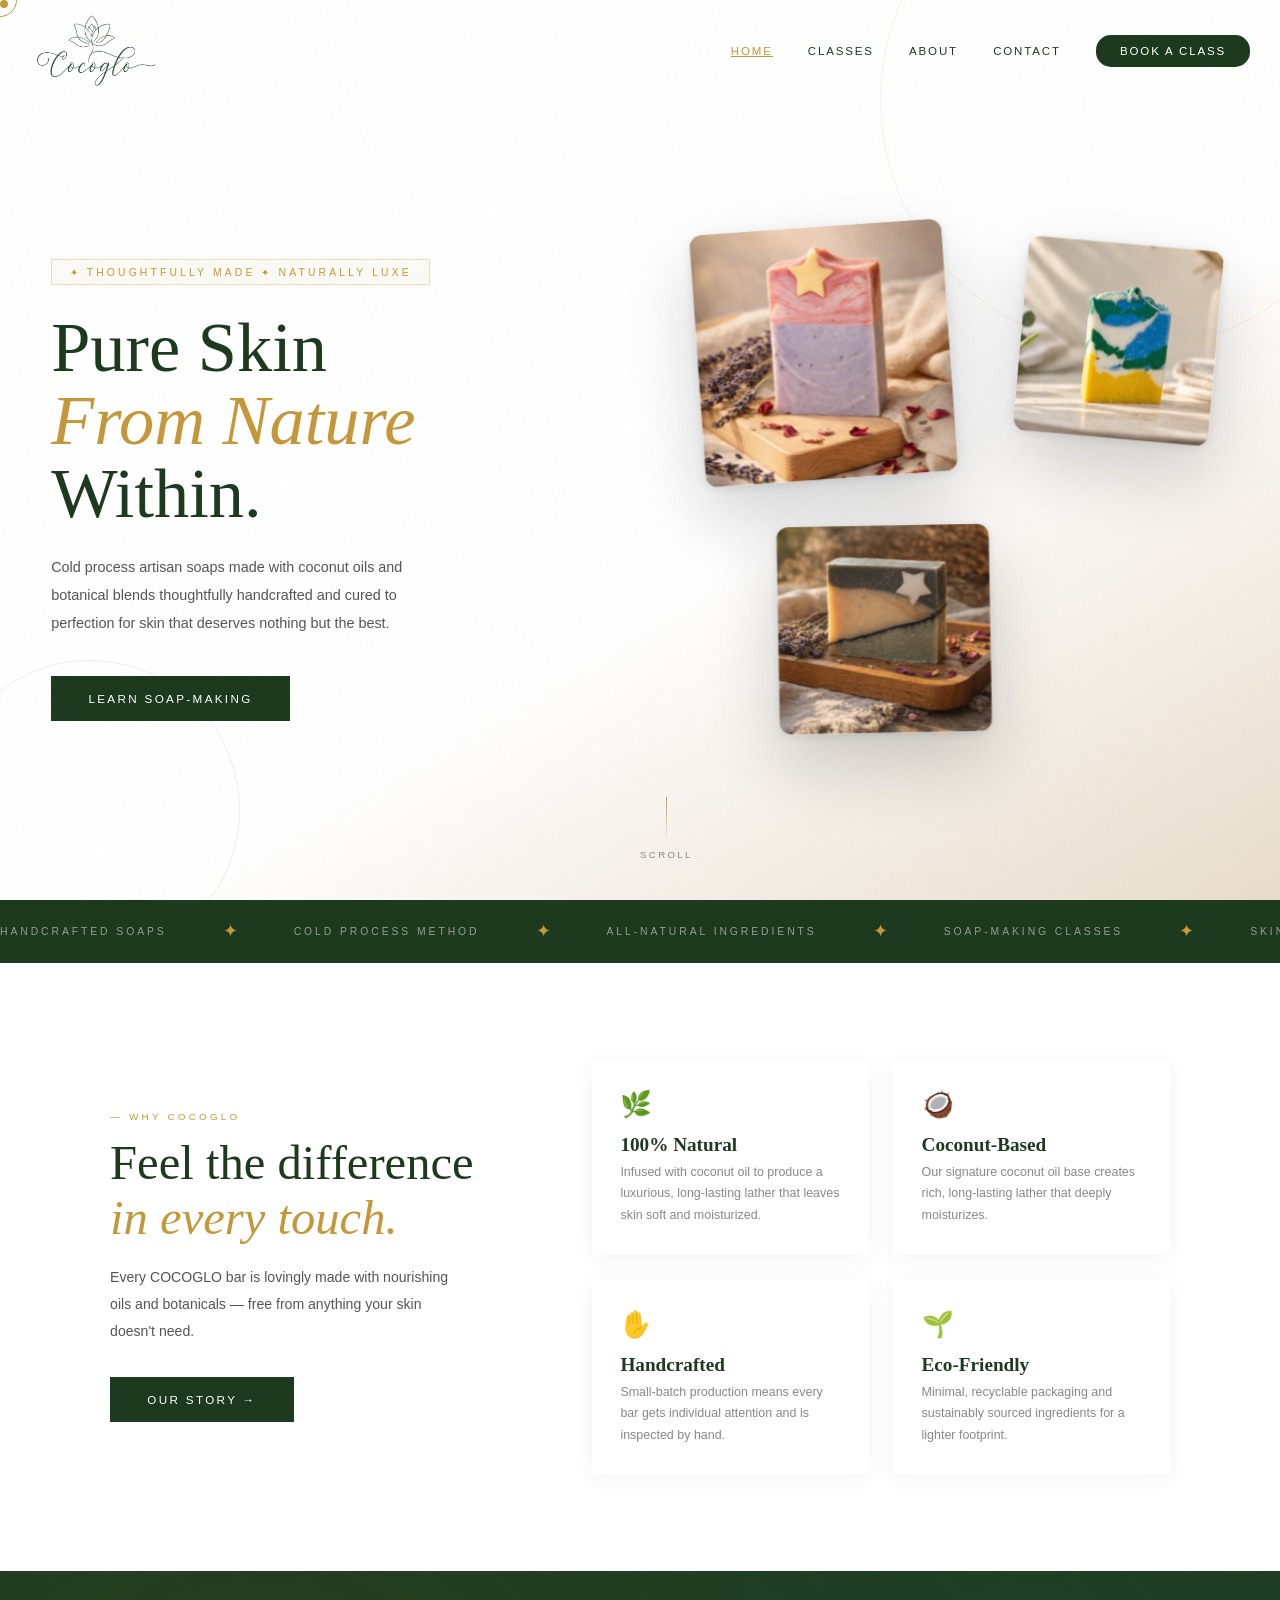
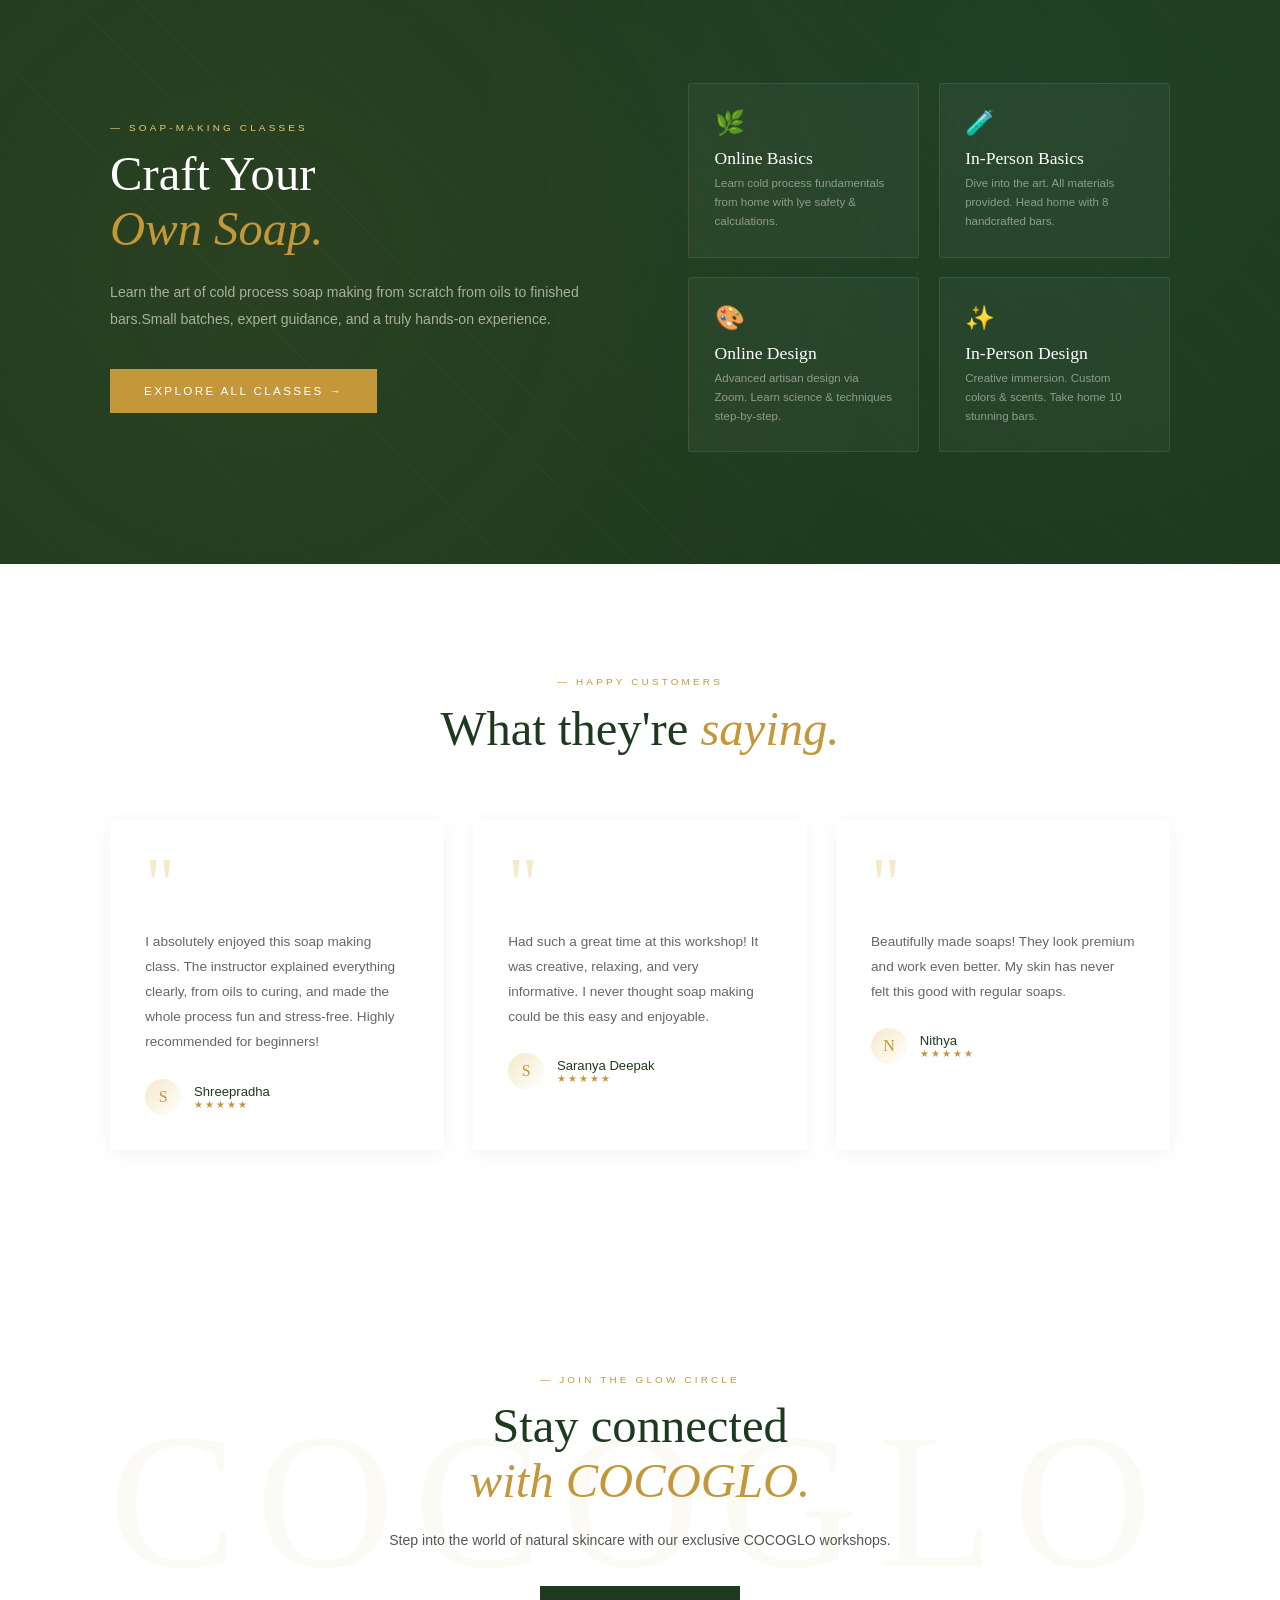
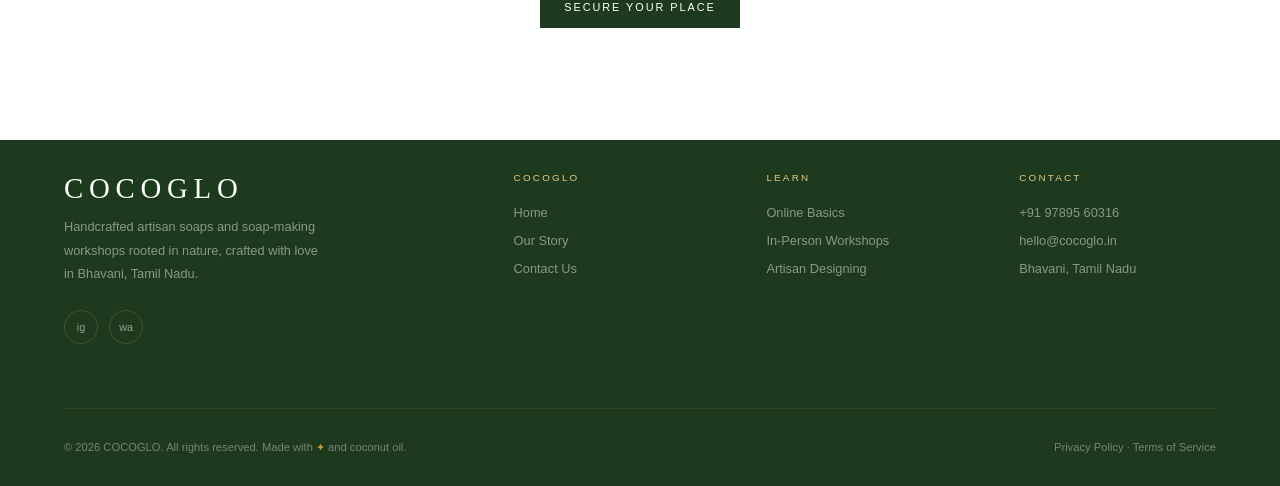
<file: index.html>
<!doctype html>
<html lang="en">
  <head>
    <meta charset="UTF-8" />
    <meta name="viewport" content="width=device-width, initial-scale=1.0" />

    <!-- SEO Meta Tags -->
    <title>COCOGLO | Handcrafted Artisan Soaps & Workshops</title>
    <meta
      name="description"
      content="Discover COCOGLO's handcrafted, 100% natural artisan soaps. Join our soap-making workshops in Bengaluru and learn the art of slow, sustainable skincare."
    />
    <meta
      name="keywords"
      content="artisan soap, natural skincare, soap making workshop, handcrafted soap, COCOGLO, organic soap Bengaluru, sustainable beauty"
    />
    <meta name="author" content="COCOGLO" />
    <meta name="robots" content="index, follow" />
    <link rel="canonical" href="https://cocoglo.in" />
    <link rel="icon" type="image/x-icon" href="favicon.ico" />

    <!-- Open Graph / Facebook / LinkedIn -->
    <meta property="og:type" content="website" />
    <meta property="og:url" content="https://cocoglo.in" />
    <meta
      property="og:title"
      content="COCOGLO | Handcrafted Artisan Soaps & Workshops"
    />
    <meta
      property="og:description"
      content="100% natural, handcrafted artisan soaps and soap-making mastery classes. Crafted with love and coconut oil."
    />
    <meta property="og:image" content="https://cocoglo.in/assets/logo.png" />

    <!-- Twitter -->
    <meta property="twitter:card" content="summary_large_image" />
    <meta property="twitter:url" content="https://cocoglo.in" />
    <meta
      property="twitter:title"
      content="COCOGLO | Handcrafted Artisan Soaps & Workshops"
    />
    <meta
      property="twitter:description"
      content="100% natural, handcrafted artisan soaps and soap-making mastery classes. Crafted with love and coconut oil."
    />
    <meta
      property="twitter:image"
      content="https://cocoglo.in/assets/logo.png"
    />

    <!-- Google Search Console Verification -->
    <meta
      name="google-site-verification"
      content="ADD_YOUR_VERIFICATION_CODE_HERE"
    />

    <!-- Structured Data (JSON-LD) -->
    <script type="application/ld+json">
      {
        "@context": "https://schema.org",
        "@type": "Organization",
        "name": "COCOGLO",
        "url": "https://cocoglo.in",
        "logo": "https://cocoglo.in/assets/logo.png",
        "description": "Handcrafted artisan soaps and soap-making workshops rooted in nature.",
        "address": {
          "@type": "PostalAddress",
          "addressLocality": "Bhavani",
          "addressRegion": "Tamil Nadu",
          "addressCountry": "India"
        },
        "sameAs": ["https://www.instagram.com/cocoglo.in"]
      }
    </script>

    <!-- Fonts -->
    <link rel="preconnect" href="https://fonts.googleapis.com" />
    <link rel="preconnect" href="https://fonts.gstatic.com" crossorigin />
    <link
      href="https://fonts.googleapis.com/css2?family=Bodoni+Moda:ital,opsz,wght@1,6..72,400..900&family=Inter:wght@300;400;500;600&family=Outfit:wght@300;400;500;600&display=swap"
      rel="stylesheet"
    />

    <!-- External Styles -->
    <link rel="stylesheet" href="styles.css" />
  </head>
  <body>
    <h1
      style="
        position: absolute;
        width: 1px;
        height: 1px;
        padding: 0;
        margin: -1px;
        overflow: hidden;
        clip: rect(0, 0, 0, 0);
        border: 0;
      "
    >
      COCOGLO - Handcrafted Artisan Soaps & Soap-Making Workshops
    </h1>

    <div id="cursor"></div>
    <div id="cursorRing"></div>

    <!-- TOAST -->
    <div class="toast" id="toast"></div>

    <!-- CART OVERLAY -->
    <div class="cart-overlay" id="cartOverlay" onclick="closeCart()"></div>
    <!-- <div class="cart-sidebar" id="cartSidebar">
  <div class="cart-sidebar-head">
    <span style="font-family:'Cormorant Garamond',serif;font-size:1.4rem;color:var(--green-dark)">Your Cart</span>
    <button class="cart-close" onclick="closeCart()">✕</button>
  </div>
  <div class="cart-items" id="cartItems"></div>
  <div class="cart-total" id="cartTotalRow" style="display:none">
    <div class="cart-total-row"><span>Total</span><span id="cartTotal">₹0</span></div>
    <button class="btn btn-dark" style="width:100%" id="cartCheckout" onclick="showToast('Checkout coming soon! 🌿')">Proceed to Checkout</button>
  </div>
</div> -->

    <!-- NAVBAR -->
    <nav id="navbar">
      <a class="nav-logo" onclick="navigate('home')" style="cursor: pointer">
        <img src="./assets/logo.png" alt="COCOGLO" />
      </a>
      <ul class="nav-menu" id="navMenu">
        <li><a data-nav="home" onclick="navigate('home')">Home</a></li>
        <li><a data-nav="classes" onclick="navigate('classes')">Classes</a></li>
        <li><a data-nav="about" onclick="navigate('about')">About</a></li>
        <li><a data-nav="contact" onclick="navigate('contact')">Contact</a></li>
        <li>
          <a class="nav-cta-btn" onclick="contactWA('nav')">Book a Class</a>
        </li>
      </ul>
      <div class="hamburger" id="hamburger">
        <span></span><span></span><span></span>
      </div>
    </nav>

    <!-- ═══════════════ HOME PAGE ═══════════════ -->
    <div class="page active" id="page-home">
      <!-- HERO -->
      <section class="hero">
        <div class="hero-orb hero-orb-1"></div>
        <div class="hero-orb hero-orb-2"></div>
        <div class="hero-orb hero-orb-3"></div>
        <div class="hero-grain"></div>
        <div class="hero-inner">
          <div class="hero-text">
            <div class="hero-eyebrow">✦ Thoughtfully Made ✦ Naturally Luxe</div>
            <h1 class="hero-h1">
              Pure Skin<br /><em>From Nature</em><br />Within.
            </h1>
            <p class="hero-p">
              Cold process artisan soaps made with coconut oils and botanical
              blends thoughtfully handcrafted and cured to perfection for skin
              that deserves nothing but the best.
            </p>
            <div class="hero-actions">
              <button class="btn btn-dark" onclick="contactWA('hero')">
                Learn Soap-Making
              </button>
            </div>
          </div>
          <div class="hero-visual">
            <div class="soap-3d-stage" id="soapStage">
              <div class="soap-float sf1">
                <img src="./assets/soap1.png" alt="Turquoise soap" />
              </div>
              <div class="soap-float sf2">
                <img src="./assets/soap2.png" alt="Heart soap" />
              </div>
              <div class="soap-float sf3">
                <img src="./assets/soap3.png" alt="Dragon fruit soap" />
              </div>
            </div>
          </div>
        </div>
        <div class="hero-scroll">
          <div class="scroll-bar"></div>
          <span>Scroll</span>
        </div>
      </section>

      <!-- TICKER -->
      <div class="ticker-wrap">
        <div class="ticker-track">
          <span class="ticker-item">Handcrafted Soaps</span
          ><span class="ticker-dot">✦</span>
          <span class="ticker-item">Cold Process Method</span
          ><span class="ticker-dot">✦</span>
          <span class="ticker-item">All-Natural Ingredients</span
          ><span class="ticker-dot">✦</span>
          <span class="ticker-item">Soap-Making Classes</span
          ><span class="ticker-dot">✦</span>
          <span class="ticker-item">Skin-loving formulations</span
          ><span class="ticker-dot">✦</span>
          <span class="ticker-item">Crafted, not manufactured</span
          ><span class="ticker-dot">✦</span>
          <span class="ticker-item">Handcrafted Soaps</span
          ><span class="ticker-dot">✦</span>
          <span class="ticker-item">Cold Process Method</span
          ><span class="ticker-dot">✦</span>
          <span class="ticker-item">All-Natural Ingredients</span
          ><span class="ticker-dot">✦</span>
          <span class="ticker-item">Soap-Making Classes</span
          ><span class="ticker-dot">✦</span>
          <span class="ticker-item">Skin-loving formulations</span
          ><span class="ticker-dot">✦</span>
          <span class="ticker-item">Crafted, not manufactured</span
          ><span class="ticker-dot">✦</span>
        </div>
      </div>

      <!-- FEATURE STRIP -->
      <section class="feature-strip">
        <div class="section-wrap">
          <div>
            <p class="sec-eyebrow reveal">— Why COCOGLO</p>
            <h2 class="sec-title reveal d1">
              Feel the difference<br /><em>in every touch.</em>
            </h2>
            <p
              class="reveal d2"
              style="
                font-size: 0.88rem;
                color: var(--text-mid);
                line-height: 1.9;
                max-width: 360px;
                margin-top: 1.2rem;
                margin-bottom: 2rem;
              "
            >
              Every COCOGLO bar is lovingly made with nourishing oils and
              botanicals — free from anything your skin doesn't need.
            </p>
            <button class="btn btn-dark reveal d3" onclick="navigate('about')">
              Our Story →
            </button>
          </div>
          <div class="feature-cards">
            <div class="fcard reveal d1">
              <div class="fcard-icon">🌿</div>
              <h3 class="fcard-title">100% Natural</h3>
              <p class="fcard-text">
                Infused with coconut oil to produce a luxurious, long-lasting
                lather that leaves skin soft and moisturized.
              </p>
            </div>
            <div class="fcard reveal d2">
              <div class="fcard-icon">🥥</div>
              <h3 class="fcard-title">Coconut-Based</h3>
              <p class="fcard-text">
                Our signature coconut oil base creates rich, long-lasting lather
                that deeply moisturizes.
              </p>
            </div>
            <div class="fcard reveal d3">
              <div class="fcard-icon">✋</div>
              <h3 class="fcard-title">Handcrafted</h3>
              <p class="fcard-text">
                Small-batch production means every bar gets individual attention
                and is inspected by hand.
              </p>
            </div>
            <div class="fcard reveal d4">
              <div class="fcard-icon">🌱</div>
              <h3 class="fcard-title">Eco-Friendly</h3>
              <p class="fcard-text">
                Minimal, recyclable packaging and sustainably sourced
                ingredients for a lighter footprint.
              </p>
            </div>
          </div>
        </div>
      </section>

      <!-- FEATURED PRODUCTS HIDDEN -->

      <!-- WORKSHOP TEASER -->
      <section class="ws-teaser">
        <div class="section-wrap ws-teaser-inner">
          <div class="workshop-text">
            <p class="sec-eyebrow reveal">— Soap-Making Classes</p>
            <h2 class="sec-title reveal d1">
              Craft Your<br /><em>Own Soap.</em>
            </h2>
            <p class="ws-p reveal d2">
              Learn the art of cold process soap making from scratch from oils
              to finished bars.Small batches, expert guidance, and a truly
              hands-on experience.
            </p>
            <button
              class="btn btn-gold reveal d3"
              onclick="navigate('classes')"
            >
              Explore All Classes →
            </button>
            <!-- <div class="ws-stats" style="display: none;">
          <div class="ws-stat reveal d1"><div class="ws-stat-num">500+</div><div class="ws-stat-label">Soaps Created</div></div>
          <div class="ws-stat reveal d2"><div class="ws-stat-num">200+</div><div class="ws-stat-label">Happy Students</div></div>
          <div class="ws-stat reveal d3"><div class="ws-stat-num">6</div><div class="ws-stat-label">Class Types</div></div>
        </div> -->
          </div>
          <div class="ws-grid-cards">
            <div class="ws-gc reveal d1">
              <div class="ws-gc-icon">🌿</div>
              <div class="ws-gc-name">Online Basics</div>
              <div class="ws-gc-text">
                Learn cold process fundamentals from home with lye safety &
                calculations.
              </div>
            </div>
            <div class="ws-gc reveal d2">
              <div class="ws-gc-icon">🧪</div>
              <div class="ws-gc-name">In-Person Basics</div>
              <div class="ws-gc-text">
                Dive into the art. All materials provided. Head home with 8
                handcrafted bars.
              </div>
            </div>
            <div class="ws-gc reveal d3">
              <div class="ws-gc-icon">🎨</div>
              <div class="ws-gc-name">Online Design</div>
              <div class="ws-gc-text">
                Advanced artisan design via Zoom. Learn science & techniques
                step-by-step.
              </div>
            </div>
            <div class="ws-gc reveal d4">
              <div class="ws-gc-icon">✨</div>
              <div class="ws-gc-name">In-Person Design</div>
              <div class="ws-gc-text">
                Creative immersion. Custom colors & scents. Take home 10
                stunning bars.
              </div>
            </div>
          </div>
        </div>
      </section>

      <!-- TESTIMONIALS -->
      <section class="testi-sec">
        <div class="section-wrap">
          <div class="testi-header">
            <p class="sec-eyebrow reveal">— Happy Customers</p>
            <h2 class="sec-title reveal d1">What they're <em>saying.</em></h2>
          </div>
          <div class="testi-grid">
            <div class="tcard reveal d1">
              <div class="tcard-quote">"</div>
              <p class="tcard-text">
                I absolutely enjoyed this soap making class. The instructor
                explained everything clearly, from oils to curing, and made the
                whole process fun and stress-free. Highly recommended for
                beginners!
              </p>
              <div class="tcard-auth">
                <div class="tcard-ava">S</div>
                <div>
                  <div class="tcard-name">Shreepradha</div>
                  <div class="tcard-stars">★★★★★</div>
                </div>
              </div>
            </div>
            <div class="tcard reveal d2">
              <div class="tcard-quote">"</div>
              <p class="tcard-text">
                Had such a great time at this workshop! It was creative,
                relaxing, and very informative. I never thought soap making
                could be this easy and enjoyable.
              </p>
              <div class="tcard-auth">
                <div class="tcard-ava">S</div>
                <div>
                  <div class="tcard-name">Saranya Deepak</div>
                  <div class="tcard-stars">★★★★★</div>
                </div>
              </div>
            </div>
            <div class="tcard reveal d3">
              <div class="tcard-quote">"</div>
              <p class="tcard-text">
                Beautifully made soaps! They look premium and work even better.
                My skin has never felt this good with regular soaps.
              </p>
              <div class="tcard-auth">
                <div class="tcard-ava">N</div>
                <div>
                  <div class="tcard-name">Nithya</div>
                  <div class="tcard-stars">★★★★★</div>
                </div>
              </div>
            </div>
          </div>
        </div>
      </section>

      <!-- HOME CTA -->
      <section
        style="
          padding: 7rem 5%;
          text-align: center;
          background: var(--cream-deep);
          position: relative;
          overflow: hidden;
        "
      >
        <div
          style="
            position: absolute;
            inset: 0;
            display: flex;
            align-items: center;
            justify-content: center;
            pointer-events: none;
          "
        >
          <span
            style="
              font-family: &quot;Cormorant Garamond&quot;, serif;
              font-size: 15vw;
              font-weight: 300;
              color: rgba(196, 151, 58, 0.05);
              letter-spacing: 0.1em;
              white-space: nowrap;
            "
            >COCOGLO</span
          >
        </div>
        <div
          style="
            position: relative;
            z-index: 1;
            max-width: 600px;
            margin: 0 auto;
          "
        >
          <p class="sec-eyebrow reveal">— Join the Glow Circle</p>
          <h2 class="sec-title reveal d1">
            Stay connected<br /><em>with COCOGLO.</em>
          </h2>
          <p
            class="reveal d2"
            style="
              font-size: 0.88rem;
              color: var(--text-mid);
              line-height: 1.9;
              margin: 1.2rem 0 2rem;
            "
          >
            Step into the world of natural skincare with our exclusive COCOGLO
            workshops.
          </p>
          <div
            class="reveal d3"
            style="
              display: flex;
              max-width: 420px;
              margin: 0 auto;
              justify-content: center;
            "
          >
            <button
              style="
                background: var(--green-dark);
                color: var(--cream);
                padding: 0.95rem 1.5rem;
                border: none;
                cursor: pointer;
                font-size: 0.68rem;
                letter-spacing: 0.18em;
                text-transform: uppercase;
                font-family: &quot;Jost&quot;, sans-serif;
                transition: background 0.3s;
              "
              onmouseover="this.style.background = 'var(--gold)'"
              onmouseout="this.style.background = 'var(--green-dark)'"
              onclick="contactWA('secure')"
            >
              Secure your place
            </button>
          </div>
        </div>
      </section>

      <!-- Footer template -->
      <div id="homeFooter"></div>
    </div>

    <!-- SHOP PAGE REMOVED -->

    <!-- ═══════════════ ABOUT PAGE ═══════════════ -->
    <div class="page" id="page-about">
      <section class="about-hero">
        <div class="about-hero-inner">
          <div>
            <p class="sec-eyebrow reveal">— Our Story</p>
            <h2
              class="sec-title reveal d1"
              style="font-size: clamp(2.5rem, 4.5vw, 4.5rem)"
            >
              Made with<br /><em>love, coconut</em><br />& craft.
            </h2>
            <p
              class="reveal d2"
              style="
                font-size: 0.9rem;
                color: var(--text-mid);
                line-height: 1.95;
                max-width: 460px;
                margin: 1.5rem 0 2rem;
              "
            >
              COCOGLO was born from a passion for clean beauty and the healing
              power of natural ingredients. We believe skincare should be
              honest, sustainable, and deeply nourishing. Our workshops are an
              extension of this philosophy hands-on experiences where you learn
              to create and understand natural skincare using pure, thoughtfully
              chosen ingredients. Each session is designed to help you connect
              with your skin, simplify your routine, and build confidence in
              what you use every day.
            </p>
            <button class="btn btn-dark reveal d3" onclick="contactWA('about')">
              Book for Workshop
            </button>
          </div>
          <div>
            <div class="about-logo-circle reveal d2">
              <img data-logo src="" alt="COCOGLO Logo" />
            </div>
            <!-- <div class="about-stat-cards" style="max-width:300px;margin:1.5rem auto 0">
          <div class="asc reveal d3"><span class="asc-num">500+</span><span class="asc-label">Soaps Handcrafted</span></div>
          <div class="asc reveal d4"><span class="asc-num">25+</span><span class="asc-label">Workshop Students</span></div>
          <div class="asc reveal d5"><span class="asc-num">3+</span><span class="asc-label">Years of Crafting</span></div>
        </div> -->
          </div>
        </div>
      </section>

      <section class="about-values">
        <div class="section-wrap">
          <div style="text-align: center; margin-bottom: 1rem">
            <p class="sec-eyebrow reveal">— What We Stand For</p>
            <h2 class="sec-title reveal d1">Our <em>Values.</em></h2>
          </div>
          <div class="values-grid">
            <div class="val-card reveal d1">
              <div class="val-icon">🌿</div>
              <div class="val-name">100% Natural</div>
              <p class="val-text">
                No parabens, sulfates, synthetic dyes or harmful chemicals.
                Ever.
              </p>
            </div>
            <div class="val-card reveal d2">
              <div class="val-icon">✋</div>
              <div class="val-name">Handcrafted</div>
              <p class="val-text">
                Every bar is made by hand in small batches with personal care
                and attention.
              </p>
            </div>
            <div class="val-card reveal d3">
              <div class="val-icon">🌱</div>
              <div class="val-name">Sustainable</div>
              <p class="val-text">
                Eco-friendly packaging and ethically sourced ingredients for a
                lighter footprint.
              </p>
            </div>
            <div class="val-card reveal d4">
              <div class="val-icon">💛</div>
              <div class="val-name">Community</div>
              <p class="val-text">
                Sharing knowledge through workshops, empowering others to create
                naturally.
              </p>
            </div>
          </div>
        </div>
      </section>

      <section class="about-story">
        <div class="story-inner section-wrap">
          <div class="story-text">
            <p class="sec-eyebrow reveal">— The COCOGLO Story</p>
            <h2 class="sec-title reveal d1">
              From kitchen to <em>community.</em>
            </h2>
            <p class="reveal d2" style="margin-top: 1.5rem">
              It all started in a small kitchen with a passion for natural
              beauty and a frustration with chemical-laden commercial soaps. The
              founder began experimenting with coconut oil, shea butter, and
              botanicals — and the results were extraordinary.
            </p>
            <p class="reveal d3">
              Word spread quickly. Friends asked for bars. Family demanded more.
              What started as a personal project quickly grew into COCOGLO — a
              brand rooted in the belief that what you put on your skin matters
              as much as what you put in your body.
            </p>
            <p class="reveal d4">
              Today, COCOGLO handcrafts every bar with the same care and
              intention as that very first batch, and shares the craft through
              workshops that inspire others to connect with the slow, meditative
              art of soap-making.
            </p>
            <div class="story-ingr reveal d5">
              <span class="ingr-tag">Coconut Oil</span
              ><span class="ingr-tag">Shea Butter</span
              ><span class="ingr-tag">Rose Clay</span>
              <span class="ingr-tag">Activated Charcoal</span
              ><span class="ingr-tag">Turmeric</span
              ><span class="ingr-tag">Lavender</span>
              <span class="ingr-tag">Poppy Seeds</span
              ><span class="ingr-tag">Gold Mica</span
              ><span class="ingr-tag">Jojoba Oil</span>
            </div>
          </div>
          <div class="story-img-stack reveal d2">
            <div class="simg simg-1">
              <img src="/assets/about2.png" alt="COCOGLO soaps" />
            </div>
            <div class="simg simg-2">
              <img src="/assets/about.png" alt="COCOGLO soaps" />
            </div>
          </div>
        </div>
      </section>
      <div id="aboutFooter"></div>
    </div>

    <!-- ═══════════════ CLASSES PAGE ═══════════════ -->
    <div class="page" id="page-classes">
      <section class="classes-hero">
        <div style="position: relative; z-index: 1">
          <p class="sec-eyebrow reveal">— Soap-Making Workshops</p>
          <h2 class="sec-title reveal d1">
            Learn the <em>Art.</em><br />Master the Craft.
          </h2>
          <p class="classes-hero-p reveal d2">
            Master the fundamentals and advanced techniques of cold process soap
            making. Whether online or in-person, join our expert-led sessions
            designed for every stage of your crafting journey.
          </p>
          <button
            class="btn btn-gold reveal d3"
            onclick="
              document
                .querySelector('.classes-section')
                .scrollIntoView({ behavior: 'smooth' })
            "
          >
            See All Classes ↓
          </button>
        </div>
      </section>
      <div class="class-cats">
        <button class="cat-btn active" data-cat="all">All Classes</button>
        <button class="cat-btn" data-cat="beginner">Beginner</button>
        <button class="cat-btn" data-cat="advanced">Advanced</button>
      </div>
      <section class="classes-section">
        <div class="classes-grid" id="classesGrid"></div>
      </section>
      <!-- WHAT'S INCLUDED -->
      <section style="padding: 6rem 5%; background: var(--cream-deep)">
        <div class="section-wrap" style="text-align: center">
          <p class="sec-eyebrow reveal">— Every Class Includes</p>
          <h2 class="sec-title reveal d1" style="margin-bottom: 3rem">
            Everything you <em>need.</em>
          </h2>
          <div
            style="
              display: grid;
              grid-template-columns: repeat(auto-fill, minmax(200px, 1fr));
              gap: 2rem;
              max-width: 1000px;
              margin: 0 auto;
            "
          >
            <div class="val-card reveal d2">
              <div class="val-icon">👨‍🏫</div>
              <div class="val-name">Expert Guidance</div>
              <p class="val-text">
                Step-by-step instruction from our soap artisans.
              </p>
            </div>
            <div class="val-card reveal d3">
              <div class="val-icon">🎁</div>
              <div class="val-name">Take-Home Soaps</div>
              <p class="val-text">
                Leave with all the soaps you create on the day.
              </p>
            </div>
            <div class="val-card reveal d4">
              <div class="val-icon">📜</div>
              <div class="val-name">Certificate</div>
              <p class="val-text">
                Digital certificate of completion to share your new skill with
                pride.
              </p>
            </div>
            <div class="val-card reveal d5">
              <div class="val-icon">📖</div>
              <div class="val-name">Recipe PDF</div>
              <p class="val-text">
                Digital recipe PDF so you can continue crafting at home.
              </p>
            </div>
          </div>
        </div>
      </section>
      <div id="classesFooter"></div>
    </div>


    <!-- ═══════════════ CONTACT PAGE ═══════════════ -->
    <div class="page" id="page-contact">
      <section class="contact-hero">
        <p class="sec-eyebrow reveal">— Get in Touch</p>
        <h2
          class="sec-title reveal d1"
          style="font-size: clamp(2.5rem, 4vw, 4.2rem)"
        >
          We'd love to <em>hear from you.</em>
        </h2>
        <p
          class="reveal d2"
          style="
            font-size: 0.88rem;
            color: var(--text-mid);
            line-height: 1.9;
            max-width: 480px;
            margin: 1rem auto 0;
          "
        >
          Whether you have a question about our soaps, want to book a class, or
          explore wholesale. We're here.
        </p>
      </section>
      <section class="contact-inner">
        <div class="contact-featured">
          <div class="cf-card reveal d1">
            <h2 class="sec-title sec-title-sm">Say <em>Hello.</em></h2>
            <p
              style="
                color: var(--text-light);
                font-size: 0.9rem;
                margin-top: 1rem;
                margin-bottom: 2.5rem;
                max-width: 380px;
              "
            >
              We're here to help with your workshop bookings, wholesale
              inquiries, or just to talk about natural soaps.
            </p>

            <div class="contact-info-list">
              <div class="ci-item reveal d2">
                <span class="ci-icon">📍</span>
                <div>
                  <div class="ci-label">Location</div>
                  <div class="ci-val">Bhavani, Tamil Nadu, India</div>
                </div>
              </div>
              <div class="ci-item reveal d3">
                <span class="ci-icon">📧</span>
                <div>
                  <div class="ci-label">Email</div>
                  <div class="ci-val">hello@cocoglo.in</div>
                </div>
              </div>
              <div class="ci-item reveal d4">
                <span class="ci-icon">🕐</span>
                <div>
                  <div class="ci-label">Workshop Hours</div>
                  <div class="ci-val">Monday–Sunday: 10am – 6pm</div>
                </div>
              </div>
            </div>

            <div class="contact-wa-box reveal d5">
              <p
                style="
                  font-size: 0.75rem;
                  letter-spacing: 0.1em;
                  text-transform: uppercase;
                  color: var(--text-light);
                  margin-bottom: 1.5rem;
                "
              >
                Primary Contact
              </p>
              <button class="btn-wa-lg" onclick="contactWA('nav')">
                <span>Chat on WhatsApp</span>
                <span class="wa-number">+91 97895 60316</span>
              </button>
              <div class="contact-social-alt">
                <a
                  href="https://www.instagram.com/cocoglo.in/"
                  target="_blank"
                  class="soc-link-alt"
                  ><span>Follow on Instagram</span> →</a
                >
              </div>
            </div>
          </div>
        </div>
      </section>
      <div id="contactFooter"></div>
    </div>

    <!-- Footer template -->
    <div id="_footerTemplate" style="display: none">
      <footer>
        <div class="footer-inner">
          <div class="footer-grid">
            <div>
              <div class="footer-brand-name">COCOGLO</div>
              <p class="footer-brand-desc">
                Handcrafted artisan soaps and soap-making workshops rooted in
                nature, crafted with love in Bhavani, Tamil Nadu.
              </p>
              <div class="footer-social">
                <a
                  href="https://www.instagram.com/cocoglo.in/"
                  target="_blank"
                  class="fsoc"
                  >ig</a
                >
                <a
                  onclick="contactWA('nav')"
                  class="fsoc"
                  style="cursor: pointer"
                  >wa</a
                >
              </div>
            </div>
            <div>
              <p class="footer-col-title">COCOGLO</p>
              <ul class="footer-links">
                <li><a onclick="navigate('home')">Home</a></li>
                <li><a onclick="navigate('about')">Our Story</a></li>
                <li><a onclick="navigate('contact')">Contact Us</a></li>
              </ul>
            </div>
            <div>
              <p class="footer-col-title">Learn</p>
              <ul class="footer-links">
                <li><a onclick="navigate('classes')">Online Basics</a></li>
                <li>
                  <a onclick="navigate('classes')">In-Person Workshops</a>
                </li>
                <li><a onclick="navigate('classes')">Artisan Designing</a></li>
              </ul>
            </div>
            <div>
              <p class="footer-col-title">Contact</p>
              <ul class="footer-links">
                <li>
                  <a href="https://wa.me/919789560316" target="_blank"
                    >+91 97895 60316</a
                  >
                </li>
                <li><a href="mailto:hello@cocoglo.in">hello@cocoglo.in</a></li>
                <li>
                  <a onclick="navigate('contact')">Bhavani, Tamil Nadu</a>
                </li>
              </ul>
            </div>
          </div>
          <div class="footer-bottom">
            <p>
              © 2026 COCOGLO. All rights reserved. Made with
              <span class="footer-lotus">✦</span> and coconut oil.
            </p>
            <p>Privacy Policy · Terms of Service</p>
          </div>
        </div>
      </footer>
    </div>

    <!-- External Scripts -->
    <script src="scripts.js"></script>
    <script>
      const t = document.getElementById("toast");
      if (t) setTimeout(() => t.classList.remove("show"), 3000);

      // ─── INJECT LOGO IMAGES ───
      document
        .querySelectorAll("[data-logo]")
        .forEach((img) => (img.src = IMG_LOGO));

      // ─── INIT ───
      navigate("home");
      document.getElementById("hp1") &&
        (document.getElementById("hp1").src = IMG_TURQUOISE);
      document.getElementById("hp2") &&
        (document.getElementById("hp2").src = IMG_HEARTS);
      document.getElementById("hp3") &&
        (document.getElementById("hp3").src = IMG_DRAGON);
      document.getElementById("aboutImg1").src = IMG_TURQUOISE;
      document.getElementById("aboutImg2").src = IMG_DRAGON;
      // Inject footers
      const footerHTML = document.getElementById("_footerTemplate").innerHTML;
      [
        "homeFooter",
        "shopFooter",
        "aboutFooter",
        "classesFooter",
        "contactFooter",
      ].forEach((id) => {
        const el = document.getElementById(id);
        if (el) el.innerHTML = footerHTML;
      });
    </script>
  </body>
</html>
</file>
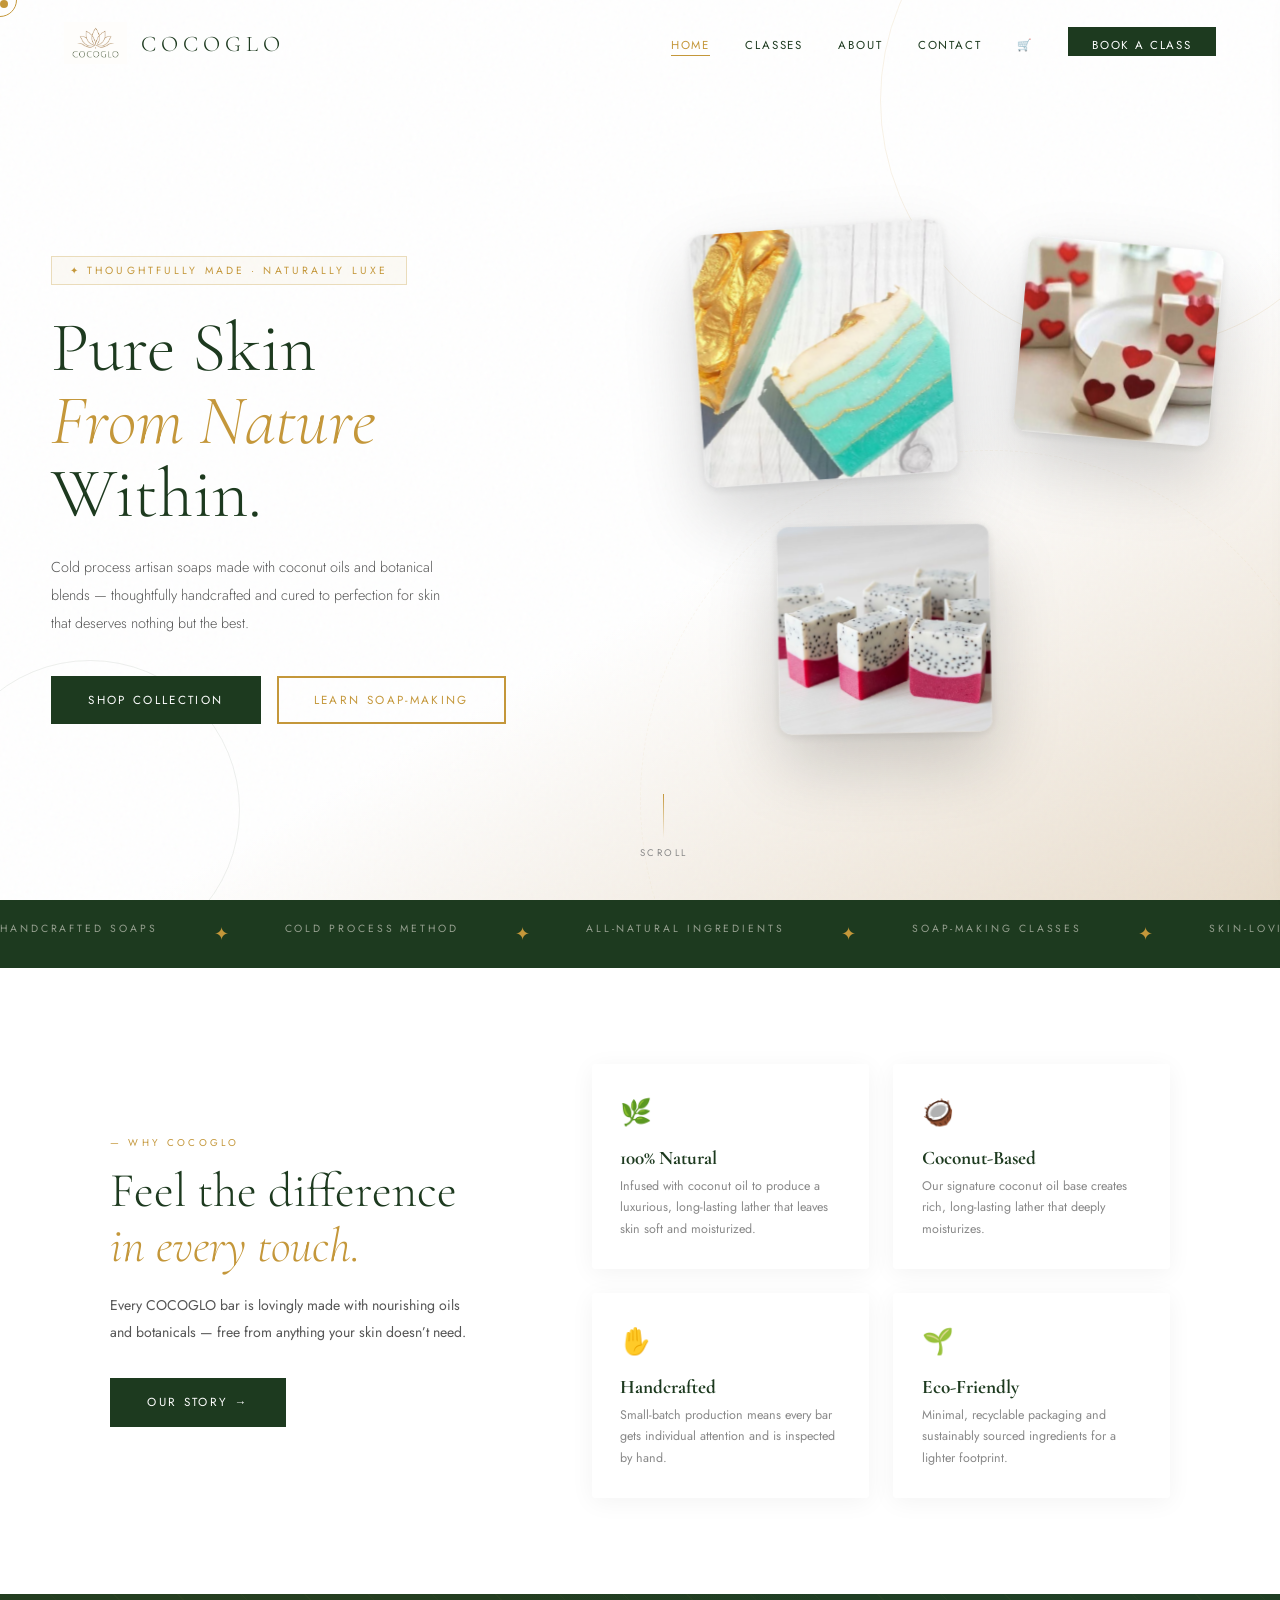
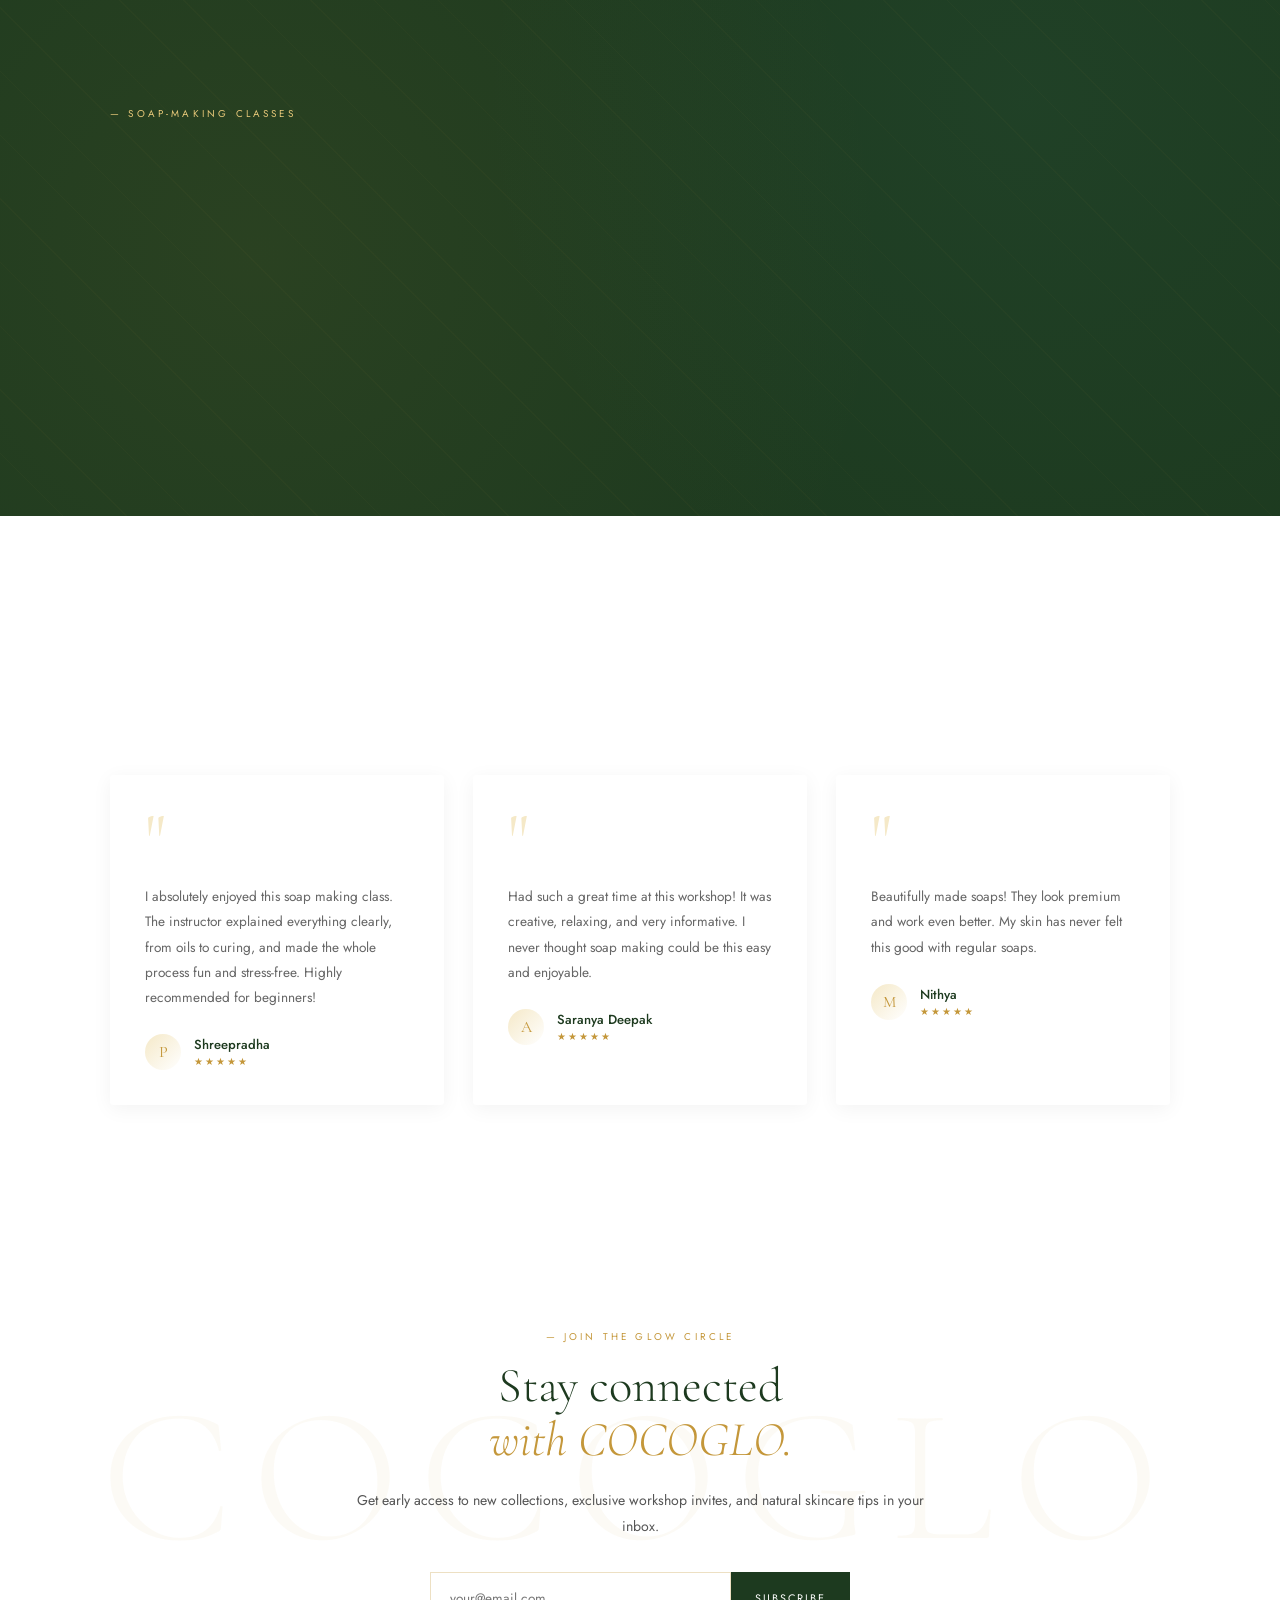
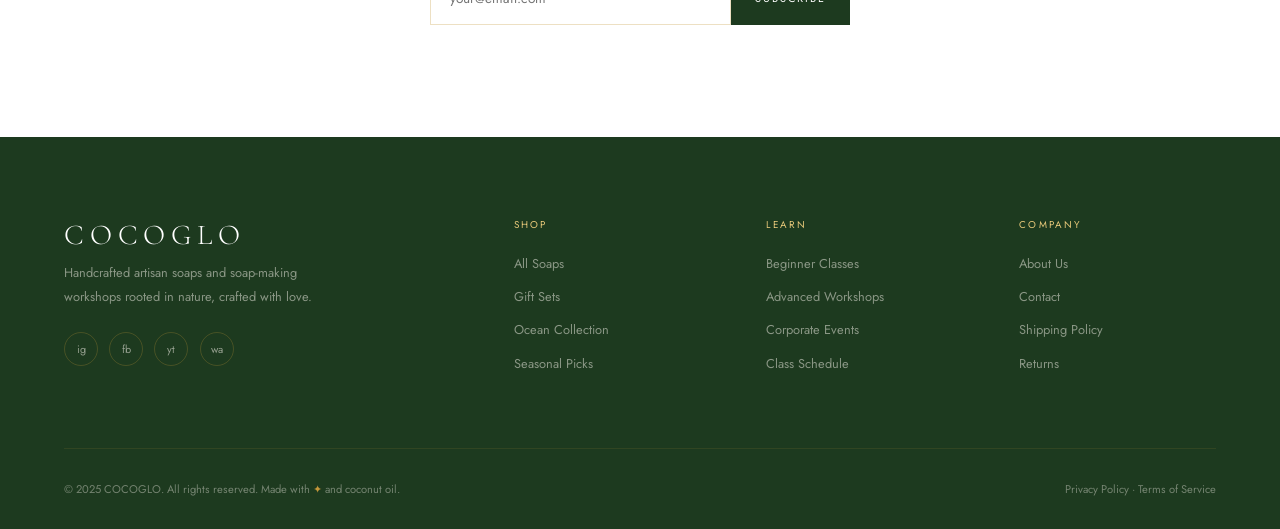
<file: cocoglo-brand-website.html>
<!DOCTYPE html>
<html lang="en">
<head>
<meta charset="UTF-8">
<meta name="viewport" content="width=device-width, initial-scale=1.0">
<title>COCOGLO — Artisan Soaps & Workshops</title>
<link href="https://fonts.googleapis.com/css2?family=Cormorant+Garamond:ital,wght@0,300;0,400;0,500;0,600;1,300;1,400&family=Jost:wght@200;300;400;500;600&display=swap" rel="stylesheet">
<script>
const IMG_LOGO = "[data-uri]";
const IMG_HEARTS = "[data-uri]";
const IMG_DRAGON = "[data-uri]";
const IMG_TURQUOISE = "[data-uri]";
</script>
<style>

:root {
  --gold: #C4973A;
  --gold-light: #E8C97A;
  --gold-pale: #F5E9C8;
  --green-dark: #1D3A1F;
  --green-mid: #2E5430;
  --cream: #fff;
  --cream-deep: #fff;
  --teal: #5BBFB5;
  --white: #FFFFFF;
  --text: #1A1A1A;
  --text-mid: #555;
  --text-light: #888;
  --red: #C0394B;
  --shadow: 0 20px 60px rgba(0,0,0,0.1);
  --transition: cubic-bezier(0.23, 1, 0.32, 1);
}
*, *::before, *::after { margin:0; padding:0; box-sizing:border-box; }
html { scroll-behavior:smooth; font-size:16px; }
body { font-family:'Jost',sans-serif; background:var(--cream); color:var(--text); overflow-x:hidden; cursor:none; }

/* CURSOR */
#cursor { width:8px;height:8px;background:var(--gold);border-radius:50%;position:fixed;pointer-events:none;z-index:9999;transition:transform 0.15s,background 0.2s; }
#cursorRing { width:34px;height:34px;border:1.5px solid var(--gold);border-radius:50%;position:fixed;pointer-events:none;z-index:9999;transition:transform 0.08s ease,border-color 0.2s; }

/* NAV */
#navbar {
  position:fixed;top:0;left:0;right:0;z-index:500;
  display:flex;align-items:center;justify-content:space-between;
  padding:1.4rem 5%; transition:all 0.4s;
}
#navbar.scrolled {
  background:rgba(248,243,235,0.92);backdrop-filter:blur(16px);
  border-bottom:1px solid rgba(196,151,58,0.15);
  padding:1rem 5%;
}
.nav-logo { display:flex;align-items:center;gap:0.9rem;text-decoration:none; }
.nav-logo img { height:42px;width:auto; }
.nav-logo-text { font-family:'Cormorant Garamond',serif;font-size:1.4rem;font-weight:300;letter-spacing:0.22em;color:var(--green-dark); }
.nav-menu { display:flex;align-items:center;gap:2.2rem;list-style:none; }
.nav-menu a {
  font-size:0.72rem;letter-spacing:0.16em;text-transform:uppercase;
  color:var(--green-dark);text-decoration:none;font-weight:400;position:relative;padding-bottom:3px;
  transition:color 0.3s; cursor:pointer;
}
.nav-menu a::after { content:'';position:absolute;bottom:0;left:0;right:100%;height:1px;background:var(--gold);transition:right 0.3s; }
.nav-menu a:hover::after, .nav-menu a.active::after { right:0; }
.nav-menu a.active { color:var(--gold); }
.nav-cta-btn {
  background:var(--green-dark);color:var(--cream)!important;
  padding:0.6rem 1.5rem;letter-spacing:0.14em;transition:background 0.3s!important;
}
.nav-cta-btn:hover { background:var(--gold)!important; }
.nav-cta-btn::after { display:none!important; }
.cart-icon { position:relative;cursor:pointer; }
.cart-badge {
  position:absolute;top:-6px;right:-6px;
  background:var(--red);color:#fff;font-size:0.55rem;
  width:16px;height:16px;border-radius:50%;display:flex;align-items:center;justify-content:center;
}
.hamburger { display:none;flex-direction:column;gap:5px;cursor:pointer;padding:4px; }
.hamburger span { width:24px;height:1.5px;background:var(--green-dark);transition:all 0.3s; }

/* PAGES */
.page { display:none;min-height:100vh; }
.page.active { display:block; }

/* ─── ANIMATIONS ─── */
@keyframes fadeUp { from{opacity:0;transform:translateY(30px)}to{opacity:1;transform:translateY(0)} }
@keyframes fadeIn { from{opacity:0}to{opacity:1} }
@keyframes floatY { 0%,100%{transform:translateY(0)}50%{transform:translateY(-14px)} }
@keyframes rotateSlow { from{transform:rotate(0)}to{transform:rotate(360deg)} }
@keyframes ticker { from{transform:translateX(0)}to{transform:translateX(-50%)} }
@keyframes scaleIn { from{opacity:0;transform:scale(0.94)}to{opacity:1;transform:scale(1)} }

.reveal { opacity:0;transform:translateY(36px);transition:opacity 0.85s var(--transition),transform 0.85s var(--transition); }
.reveal.vis { opacity:1;transform:translateY(0); }
.reveal.d1{transition-delay:0.1s}.reveal.d2{transition-delay:0.2s}.reveal.d3{transition-delay:0.3s}.reveal.d4{transition-delay:0.45s}.reveal.d5{transition-delay:0.6s}

/* ─── HERO ─── */
.hero {
  min-height:100vh;display:flex;align-items:center;
  background:linear-gradient(150deg, var(--cream) 0%, var(--cream-deep) 60%, #e8dccb 100%);
  position:relative;overflow:hidden;padding-top:80px;
}
.hero-orb {
  position:absolute;border-radius:50%;pointer-events:none;
}
.hero-orb-1 { width:500px;height:500px;top:-150px;right:-100px;border:1px solid rgba(196,151,58,0.12);animation:rotateSlow 40s linear infinite; }
.hero-orb-2 { width:300px;height:300px;bottom:-60px;left:-60px;border:1px solid rgba(29,58,31,0.08);animation:rotateSlow 28s linear infinite reverse; }
.hero-orb-3 { width:700px;height:700px;top:50%;left:50%;transform:translate(-50%,-50%);border:1px dashed rgba(196,151,58,0.06);animation:rotateSlow 70s linear infinite; }
.hero-grain {
  position:absolute;inset:0;pointer-events:none;opacity:0.03;
  background-image:url("data:image/svg+xml,%3Csvg viewBox='0 0 256 256' xmlns='http://www.w3.org/2000/svg'%3E%3Cfilter id='noise'%3E%3CfeTurbulence type='fractalNoise' baseFrequency='0.9' numOctaves='4' stitchTiles='stitch'/%3E%3C/filter%3E%3Crect width='100%25' height='100%25' filter='url(%23noise)'/%3E%3C/svg%3E");
}
.hero-inner {
  max-width:1260px;width:92%;margin:0 auto;
  display:grid;grid-template-columns:1fr 1fr;gap:5rem;align-items:center;
  position:relative;z-index:2;padding:4rem 0;
}
.hero-eyebrow {
  display:inline-flex;align-items:center;gap:0.7rem;
  font-size:0.65rem;letter-spacing:0.3em;text-transform:uppercase;
  color:var(--gold);padding:0.4rem 1.1rem;
  border:1px solid rgba(196,151,58,0.3);background:rgba(196,151,58,0.05);
  margin-bottom:1.6rem;
  animation:fadeUp 0.7s ease forwards;opacity:0;
}
.hero-h1 {
  font-family:'Cormorant Garamond',serif;
  font-size:clamp(3.2rem,5.5vw,6rem);font-weight:300;line-height:1.04;
  color:var(--green-dark);margin-bottom:1.4rem;
  animation:fadeUp 0.7s 0.12s ease forwards;opacity:0;
}
.hero-h1 em{font-style:italic;color:var(--gold);}
.hero-p {
  font-size:0.9rem;color:var(--text-mid);line-height:1.95;max-width:400px;margin-bottom:2.4rem;font-weight:300;
  animation:fadeUp 0.7s 0.24s ease forwards;opacity:0;
}
.hero-actions {
  display:flex;gap:1rem;flex-wrap:wrap;
  animation:fadeUp 0.7s 0.36s ease forwards;opacity:0;
}
.btn { display:inline-block;font-family:'Jost',sans-serif;text-decoration:none;cursor:pointer;border:none;transition:all 0.3s; }
.btn-dark { background:var(--green-dark);color:var(--cream);padding:0.9rem 2.2rem;font-size:0.73rem;letter-spacing:0.2em;text-transform:uppercase;border:2px solid var(--green-dark); }
.btn-dark:hover { background:transparent;color:var(--green-dark); }
.btn-gold-outline { background:transparent;color:var(--gold);padding:0.9rem 2.2rem;font-size:0.73rem;letter-spacing:0.2em;text-transform:uppercase;border:2px solid var(--gold); }
.btn-gold-outline:hover { background:var(--gold);color:#fff; }
.btn-gold { background:var(--gold);color:#fff;padding:0.85rem 2rem;font-size:0.73rem;letter-spacing:0.2em;text-transform:uppercase;border:2px solid var(--gold); }
.btn-gold:hover { background:var(--green-dark);border-color:var(--green-dark); }
.btn-sm { padding:0.55rem 1.3rem!important;font-size:0.65rem!important; }

/* HERO VISUAL */
.hero-visual {
  perspective:1000px;
  animation:fadeIn 1s 0.4s ease forwards;opacity:0;
}
.soap-3d-stage {
  position:relative;width:100%;height:520px;
  transform-style:preserve-3d;
  animation:floatStage 7s ease-in-out infinite;
  transition:transform 0.5s ease;
}
@keyframes floatStage { 0%,100%{transform:rotateX(8deg) rotateY(-14deg)}50%{transform:rotateX(4deg) rotateY(-8deg)} }
.soap-float {
  position:absolute;border-radius:12px;overflow:hidden;
  box-shadow:0 30px 70px rgba(0,0,0,0.18),0 2px 10px rgba(0,0,0,0.1);
  transition:transform 0.5s var(--transition),box-shadow 0.5s;
}
.soap-float img { width:100%;height:100%;object-fit:cover;display:block; }
.sf1 { width:240px;height:240px;top:10px;left:30px;transform:translateZ(50px) rotateZ(-4deg);z-index:3; }
.sf2 { width:190px;height:190px;top:20px;right:20px;transform:translateZ(28px) rotateZ(5deg);z-index:2; }
.sf3 { width:210px;height:205px;bottom:20px;left:100px;transform:translateZ(12px) rotateZ(-1deg);z-index:1; }
.soap-float:hover { transform:translateZ(70px) rotateZ(-2deg) scale(1.04)!important;box-shadow:0 50px 100px rgba(0,0,0,0.22); }

.hero-scroll {
  position:absolute;bottom:2.5rem;left:50%;transform:translateX(-50%);
  display:flex;flex-direction:column;align-items:center;gap:0.5rem;
  font-size:0.6rem;letter-spacing:0.25em;text-transform:uppercase;
  color:var(--text-light);z-index:2;animation:fadeUp 1s 1s ease forwards;opacity:0;
}
.scroll-bar { width:1px;height:44px;background:linear-gradient(to bottom,var(--gold),transparent);animation:scrollPulse 2s ease-in-out infinite; }
@keyframes scrollPulse{0%,100%{opacity:0.3;transform:scaleY(0.6)}50%{opacity:1;transform:scaleY(1)}}

/* TICKER */
.ticker-wrap { background:var(--green-dark);padding:1.3rem 0;overflow:hidden; }
.ticker-track { display:flex;gap:3.5rem;white-space:nowrap;animation:ticker 22s linear infinite; }
.ticker-item { font-size:0.65rem;letter-spacing:0.28em;text-transform:uppercase;color:rgba(248,243,235,0.55); }
.ticker-dot { color:var(--gold);font-size:1.1em; }

/* ─── SECTION BASE ─── */
.section-wrap { max-width:1260px;width:92%;margin:0 auto; }
.sec-eyebrow { font-size:0.62rem;letter-spacing:0.32em;text-transform:uppercase;color:var(--gold);margin-bottom:0.9rem; }
.sec-title { font-family:'Cormorant Garamond',serif;font-size:clamp(2rem,3.8vw,3.6rem);font-weight:300;line-height:1.12;color:var(--green-dark); }
.sec-title em { font-style:italic;color:var(--gold); }
.sec-title-sm { font-size:clamp(1.5rem,2.5vw,2.2rem)!important; }

/* ─── HOME: FEATURE STRIP ─── */
.feature-strip { padding:6rem 5%;background:var(--cream); }
.feature-strip .section-wrap { display:grid;grid-template-columns:1fr 1.5fr;gap:6rem;align-items:center; }
.feature-cards { display:grid;grid-template-columns:1fr 1fr;gap:1.5rem; }
.fcard {
  background:var(--white);padding:1.8rem;border-radius:3px;
  box-shadow:0 4px 24px rgba(0,0,0,0.05);
  transition:transform 0.4s var(--transition),box-shadow 0.4s;
  border-top:2px solid transparent;
}
.fcard:hover { transform:translateY(-8px);box-shadow:0 20px 50px rgba(0,0,0,0.1);border-top-color:var(--gold); }
.fcard-icon { font-size:1.6rem;margin-bottom:0.9rem; }
.fcard-title { font-family:'Cormorant Garamond',serif;font-size:1.2rem;color:var(--green-dark);margin-bottom:0.4rem; }
.fcard-text { font-size:0.78rem;color:var(--text-light);line-height:1.7; }

/* ─── HOME: FEATURED PRODUCTS ─── */
.feat-prods { padding:6rem 5%;background:var(--cream-deep); }
.feat-prods-header { display:flex;align-items:flex-end;justify-content:space-between;flex-wrap:wrap;gap:1.5rem;margin-bottom:3.5rem; }
.prod-grid { display:grid;grid-template-columns:repeat(3,1fr);gap:2rem; }
.prod-card {
  background:var(--white);border-radius:4px;overflow:hidden;position:relative;
  box-shadow:0 4px 24px rgba(0,0,0,0.06);
  transition:transform 0.5s var(--transition),box-shadow 0.5s;
  transform-style:preserve-3d;
}
.prod-card:hover { transform:translateY(-14px) rotateX(4deg);box-shadow:0 36px 80px rgba(0,0,0,0.14); }
.prod-img { width:100%;aspect-ratio:4/3;overflow:hidden; }
.prod-img img { width:100%;height:100%;object-fit:cover;transition:transform 0.7s var(--transition); }
.prod-card:hover .prod-img img { transform:scale(1.09); }
.prod-badge { position:absolute;top:1rem;left:1rem;background:var(--green-dark);color:var(--cream);font-size:0.58rem;letter-spacing:0.15em;text-transform:uppercase;padding:0.28rem 0.7rem; }
.prod-badge.new { background:var(--gold); }
.prod-body { padding:1.5rem; }
.prod-tag { font-size:0.6rem;letter-spacing:0.18em;text-transform:uppercase;color:var(--gold);margin-bottom:0.4rem; }
.prod-name { font-family:'Cormorant Garamond',serif;font-size:1.35rem;color:var(--green-dark);margin-bottom:0.4rem; }
.prod-desc { font-size:0.78rem;color:var(--text-light);line-height:1.7;margin-bottom:1.2rem; }
.prod-foot { display:flex;align-items:center;justify-content:space-between; }
.prod-price { font-family:'Cormorant Garamond',serif;font-size:1.25rem;color:var(--green-dark); }
.prod-add { font-size:0.62rem;letter-spacing:0.18em;text-transform:uppercase;color:var(--gold);border:1px solid rgba(196,151,58,0.35);padding:0.45rem 1rem;background:transparent;cursor:pointer;transition:all 0.3s;font-family:'Jost',sans-serif; }
.prod-add:hover { background:var(--gold);color:#fff;border-color:var(--gold); }

/* ─── HOME: WORKSHOP TEASER ─── */
.ws-teaser { padding:7rem 5%;background:var(--green-dark);position:relative;overflow:hidden; }
.ws-teaser::before { content:'';position:absolute;inset:0;background:radial-gradient(circle at 20% 50%,rgba(196,151,58,0.08),transparent 60%),radial-gradient(circle at 80% 20%,rgba(91,191,181,0.05),transparent 50%); }
.ws-teaser::after { content:'';position:absolute;inset:0;background-image:repeating-linear-gradient(45deg,transparent,transparent 44px,rgba(196,151,58,0.03) 44px,rgba(196,151,58,0.03) 45px); }
.ws-teaser-inner { display:grid;grid-template-columns:1fr 1fr;gap:6rem;align-items:center;position:relative;z-index:1; }
.ws-teaser .sec-eyebrow { color:var(--gold-light); }
.ws-teaser .sec-title { color:var(--cream); }
.ws-p { font-size:0.88rem;color:rgba(248,243,235,0.62);line-height:1.95;margin:1.4rem 0 2.2rem; }
.ws-stats { display:grid;grid-template-columns:repeat(3,1fr);gap:1.5rem;margin-top:3rem; }
.ws-stat { border-left:1px solid rgba(196,151,58,0.25);padding-left:1rem; }
.ws-stat-num { font-family:'Cormorant Garamond',serif;font-size:2.4rem;color:var(--gold-light);font-weight:300; }
.ws-stat-label { font-size:0.68rem;letter-spacing:0.16em;text-transform:uppercase;color:rgba(248,243,235,0.45); }
.ws-grid-cards { display:grid;grid-template-columns:1fr 1fr;gap:1.2rem; }
.ws-gc {
  background:rgba(255,255,255,0.04);border:1px solid rgba(196,151,58,0.18);
  padding:1.6rem;border-radius:3px;transition:all 0.4s;cursor:default;
}
.ws-gc:hover { background:rgba(196,151,58,0.1);border-color:rgba(196,151,58,0.45);transform:translateY(-4px); }
.ws-gc-icon { font-size:1.5rem;margin-bottom:0.7rem; }
.ws-gc-name { font-family:'Cormorant Garamond',serif;font-size:1.1rem;color:var(--cream);margin-bottom:0.3rem; }
.ws-gc-text { font-size:0.72rem;color:rgba(248,243,235,0.5);line-height:1.65; }

/* ─── HOME: TESTIMONIALS ─── */
.testi-sec { padding:7rem 5%;background:var(--cream); }
.testi-sec .section-wrap { max-width:1100px; }
.testi-header { text-align:center;margin-bottom:4rem; }
.testi-grid { display:grid;grid-template-columns:repeat(3,1fr);gap:1.8rem; }
.tcard {
  background:var(--white);padding:2.2rem;border-radius:3px;
  box-shadow:0 4px 20px rgba(0,0,0,0.05);position:relative;
  transition:transform 0.4s var(--transition),box-shadow 0.4s;
}
.tcard:hover { transform:translateY(-9px);box-shadow:0 24px 55px rgba(0,0,0,0.1); }
.tcard-quote { font-family:'Cormorant Garamond',serif;font-size:4.5rem;color:var(--gold-pale);line-height:0.8;margin-bottom:1rem; }
.tcard-text { font-size:0.85rem;color:#666;line-height:1.85;margin-bottom:1.5rem; }
.tcard-auth { display:flex;align-items:center;gap:0.8rem; }
.tcard-ava { width:36px;height:36px;border-radius:50%;background:linear-gradient(135deg,var(--gold-pale),var(--cream-deep));display:flex;align-items:center;justify-content:center;font-family:'Cormorant Garamond',serif;font-size:1rem;color:var(--gold); }
.tcard-name { font-size:0.82rem;color:var(--green-dark);font-weight:500; }
.tcard-stars { font-size:0.62rem;color:var(--gold);letter-spacing:2px; }

/* ─── SHOP PAGE ─── */
.shop-hero { padding:8rem 5% 4rem;background:linear-gradient(150deg,var(--cream),var(--cream-deep));text-align:center; }
.shop-hero .sec-title { font-size:clamp(2.5rem,4vw,4rem); }
.shop-filter {
  padding:2rem 5%;background:var(--white);
  border-bottom:1px solid rgba(196,151,58,0.12);
  display:flex;align-items:center;gap:1rem;flex-wrap:wrap;
}
.filter-btn {
  font-size:0.65rem;letter-spacing:0.16em;text-transform:uppercase;
  padding:0.55rem 1.4rem;border:1px solid rgba(196,151,58,0.25);
  background:transparent;color:var(--text-mid);cursor:pointer;
  font-family:'Jost',sans-serif;transition:all 0.3s;border-radius:30px;
}
.filter-btn.active,.filter-btn:hover { background:var(--green-dark);color:var(--cream);border-color:var(--green-dark); }
.shop-grid-wrap { padding:4rem 5% 7rem;background:var(--cream); }
.shop-grid { display:grid;grid-template-columns:repeat(auto-fill,minmax(280px,1fr));gap:2rem;max-width:1260px;margin:0 auto; }

/* ─── CART SIDEBAR ─── */
.cart-overlay { position:fixed;inset:0;background:rgba(0,0,0,0.45);z-index:800;display:none;animation:fadeIn 0.3s; }
.cart-overlay.open { display:block; }
.cart-sidebar {
  position:fixed;top:0;right:-420px;width:380px;height:100vh;
  background:var(--cream);z-index:900;
  transition:right 0.4s var(--transition);
  padding:2rem;overflow-y:auto;
  display:flex;flex-direction:column;
  box-shadow:-10px 0 40px rgba(0,0,0,0.12);
}
.cart-sidebar.open { right:0; }
.cart-sidebar-head { display:flex;align-items:center;justify-content:space-between;margin-bottom:2rem; }
.cart-close { background:none;border:none;cursor:pointer;font-size:1.4rem;color:var(--green-dark); }
.cart-items { flex:1;overflow-y:auto; }
.cart-item { display:flex;gap:1rem;padding:1rem 0;border-bottom:1px solid rgba(196,151,58,0.12); }
.cart-item-img { width:60px;height:60px;object-fit:cover;border-radius:4px; }
.cart-item-info { flex:1; }
.cart-item-name { font-family:'Cormorant Garamond',serif;font-size:1.05rem;color:var(--green-dark); }
.cart-item-price { font-size:0.8rem;color:var(--gold); }
.cart-item-remove { background:none;border:none;cursor:pointer;font-size:0.8rem;color:var(--text-light);margin-top:0.3rem;font-family:'Jost',sans-serif; }
.cart-total { border-top:2px solid rgba(196,151,58,0.2);padding-top:1.2rem;margin-top:1rem; }
.cart-total-row { display:flex;justify-content:space-between;font-family:'Cormorant Garamond',serif;font-size:1.3rem;color:var(--green-dark);margin-bottom:1rem; }
.cart-empty { text-align:center;padding:3rem 0;color:var(--text-light);font-size:0.88rem; }

/* ─── ABOUT PAGE ─── */
.about-hero { min-height:60vh;display:flex;align-items:center;padding:9rem 5% 5rem;background:linear-gradient(150deg,var(--cream),var(--cream-deep)); }
.about-hero-inner { max-width:1260px;width:100%;margin:0 auto;display:grid;grid-template-columns:1fr 1fr;gap:6rem;align-items:center; }
.about-logo-circle {
  width:100%;max-width:400px;aspect-ratio:1;
  background:var(--cream-deep);border-radius:50%;
  display:flex;align-items:center;justify-content:center;
  position:relative;margin:0 auto;
  box-shadow:inset 0 0 60px rgba(196,151,58,0.06),0 20px 60px rgba(0,0,0,0.08);
}
.about-logo-circle::before { content:'';position:absolute;inset:18px;border-radius:50%;border:1px dashed rgba(196,151,58,0.28);animation:rotateSlow 25s linear infinite; }
.about-logo-circle::after { content:'';position:absolute;inset:36px;border-radius:50%;border:1px solid rgba(196,151,58,0.1);animation:rotateSlow 40s linear infinite reverse; }
.about-logo-circle img { width:62%;position:relative;z-index:1; }
.about-stat-cards { display:flex;flex-direction:column;gap:0.8rem;margin-top:2rem; }
.asc { background:var(--white);border-radius:40px;padding:0.8rem 1.5rem;display:flex;align-items:center;gap:1rem;box-shadow:0 6px 24px rgba(0,0,0,0.07); }
.asc-num { font-family:'Cormorant Garamond',serif;font-size:1.5rem;color:var(--green-dark); }
.asc-label { font-size:0.65rem;letter-spacing:0.12em;text-transform:uppercase;color:var(--text-light); }
.about-values { padding:6rem 5%;background:var(--cream-deep); }
.values-grid { display:grid;grid-template-columns:repeat(4,1fr);gap:2rem;margin-top:3.5rem; }
.val-card { padding:2rem;background:var(--white);border-radius:4px;text-align:center;box-shadow:0 4px 20px rgba(0,0,0,0.05);transition:transform 0.4s var(--transition); }
.val-card:hover { transform:translateY(-8px); }
.val-icon { font-size:2rem;margin-bottom:1rem; }
.val-name { font-family:'Cormorant Garamond',serif;font-size:1.2rem;color:var(--green-dark);margin-bottom:0.5rem; }
.val-text { font-size:0.78rem;color:var(--text-light);line-height:1.7; }
.about-story { padding:7rem 5%;background:var(--cream); }
.story-inner { max-width:1260px;margin:0 auto;display:grid;grid-template-columns:1fr 1fr;gap:7rem;align-items:start; }
.story-text p { font-size:0.9rem;color:#666;line-height:1.95;margin-bottom:1.2rem; }
.story-ingr { display:flex;flex-wrap:wrap;gap:0.6rem;margin-top:2rem; }
.ingr-tag { background:rgba(196,151,58,0.08);border:1px solid rgba(196,151,58,0.2);color:var(--gold);font-size:0.68rem;letter-spacing:0.12em;text-transform:uppercase;padding:0.3rem 0.85rem;border-radius:30px; }
.story-img-stack { position:relative;height:480px; }
.simg { position:absolute;border-radius:8px;overflow:hidden;box-shadow:0 20px 50px rgba(0,0,0,0.14); }
.simg img { width:100%;height:100%;object-fit:cover;display:block; }
.simg-1 { width:62%;height:65%;top:0;left:0; }
.simg-2 { width:52%;height:55%;bottom:0;right:0; }

/* ─── CLASSES PAGE ─── */
.classes-hero { min-height:55vh;display:flex;align-items:center;justify-content:center;text-align:center;padding:9rem 5% 5rem;background:var(--green-dark);position:relative;overflow:hidden; }
.classes-hero::before { content:'';position:absolute;inset:0;background:radial-gradient(circle at 50% 50%,rgba(196,151,58,0.12),transparent 70%); }
.classes-hero .sec-eyebrow { color:var(--gold-light); }
.classes-hero .sec-title { color:var(--cream);font-size:clamp(2.5rem,4.5vw,5rem); }
.classes-hero-p { font-size:0.9rem;color:rgba(248,243,235,0.62);line-height:1.9;max-width:560px;margin:1.2rem auto 2.2rem; }
.class-cats { padding:2.5rem 5%;background:var(--cream-deep);display:flex;align-items:center;gap:1rem;flex-wrap:wrap; }
.cat-btn { font-size:0.65rem;letter-spacing:0.16em;text-transform:uppercase;padding:0.6rem 1.5rem;border:1px solid rgba(196,151,58,0.3);background:transparent;color:var(--text-mid);cursor:pointer;font-family:'Jost',sans-serif;transition:all 0.3s;border-radius:2px; }
.cat-btn.active,.cat-btn:hover { background:var(--gold);color:#fff;border-color:var(--gold); }
.classes-section { padding:5rem 5% 8rem;background:var(--cream); }
.classes-grid { display:grid;grid-template-columns:repeat(auto-fill,minmax(320px,1fr));gap:2.2rem;max-width:1260px;margin:0 auto; }
.class-card {
  background:var(--white);border-radius:6px;overflow:hidden;
  box-shadow:0 6px 30px rgba(0,0,0,0.07);
  transition:transform 0.5s var(--transition),box-shadow 0.5s;
  display:flex;flex-direction:column;
}
.class-card:hover { transform:translateY(-12px);box-shadow:0 30px 70px rgba(0,0,0,0.13); }
.class-card-banner {
  height:180px;display:flex;align-items:center;justify-content:center;
  font-size:4rem;position:relative;overflow:hidden;
}
.class-card-body { padding:1.8rem;flex:1;display:flex;flex-direction:column; }
.class-level { font-size:0.6rem;letter-spacing:0.22em;text-transform:uppercase;padding:0.25rem 0.7rem;border-radius:30px;display:inline-block;margin-bottom:0.8rem; }
.level-beg { background:rgba(91,191,181,0.12);color:var(--teal); }
.level-int { background:rgba(196,151,58,0.12);color:var(--gold); }
.level-adv { background:rgba(29,58,31,0.1);color:var(--green-dark); }
.level-corp { background:rgba(192,57,75,0.1);color:var(--red); }
.class-name { font-family:'Cormorant Garamond',serif;font-size:1.5rem;color:var(--green-dark);margin-bottom:0.5rem; }
.class-desc { font-size:0.8rem;color:var(--text-light);line-height:1.75;margin-bottom:1.2rem;flex:1; }
.class-meta { display:flex;gap:1.2rem;flex-wrap:wrap;margin-bottom:1.2rem; }
.class-meta-item { font-size:0.7rem;color:var(--text-mid);display:flex;align-items:center;gap:0.35rem; }
.class-meta-icon { font-size:0.85em; }
.class-card-foot { display:flex;align-items:center;justify-content:space-between;padding-top:1rem;border-top:1px solid rgba(196,151,58,0.12); }
.class-price { font-family:'Cormorant Garamond',serif;font-size:1.35rem;color:var(--green-dark); }
.book-btn { font-size:0.62rem;letter-spacing:0.18em;text-transform:uppercase;background:var(--green-dark);color:var(--cream);padding:0.6rem 1.2rem;border:none;cursor:pointer;font-family:'Jost',sans-serif;transition:background 0.3s; }
.book-btn:hover { background:var(--gold); }

/* BOOKING MODAL */
.modal-overlay { position:fixed;inset:0;background:rgba(10,20,10,0.65);z-index:1000;display:none;align-items:center;justify-content:center;padding:2rem; }
.modal-overlay.open { display:flex;animation:fadeIn 0.3s; }
.modal-box {
  background:var(--cream);max-width:540px;width:100%;
  border-radius:6px;padding:3rem;position:relative;
  animation:scaleIn 0.35s var(--transition);
  max-height:90vh;overflow-y:auto;
}
.modal-close { position:absolute;top:1.2rem;right:1.5rem;background:none;border:none;font-size:1.5rem;cursor:pointer;color:var(--text-mid); }
.modal-title { font-family:'Cormorant Garamond',serif;font-size:1.9rem;color:var(--green-dark);margin-bottom:0.4rem; }
.modal-sub { font-size:0.8rem;color:var(--text-light);margin-bottom:2rem; }
.form-group { margin-bottom:1.3rem; }
.form-label { display:block;font-size:0.65rem;letter-spacing:0.18em;text-transform:uppercase;color:var(--text-mid);margin-bottom:0.5rem; }
.form-input, .form-select, .form-textarea {
  width:100%;padding:0.85rem 1rem;border:1px solid rgba(196,151,58,0.3);
  background:var(--white);font-family:'Jost',sans-serif;font-size:0.85rem;color:var(--text);outline:none;
  transition:border-color 0.3s;border-radius:2px;
}
.form-input:focus,.form-select:focus,.form-textarea:focus { border-color:var(--gold); }
.form-textarea { resize:vertical;min-height:90px; }
.form-row { display:grid;grid-template-columns:1fr 1fr;gap:1rem; }
.form-submit { width:100%;background:var(--green-dark);color:var(--cream);padding:1rem;border:none;cursor:pointer;font-size:0.72rem;letter-spacing:0.22em;text-transform:uppercase;font-family:'Jost',sans-serif;transition:background 0.3s;margin-top:0.5rem; }
.form-submit:hover { background:var(--gold); }
.form-success { text-align:center;padding:2rem 0;display:none; }
.form-success-icon { font-size:3rem;margin-bottom:1rem; }
.form-success-msg { font-family:'Cormorant Garamond',serif;font-size:1.5rem;color:var(--green-dark); }

/* ─── CONTACT PAGE ─── */
.contact-hero { padding:9rem 5% 5rem;background:linear-gradient(150deg,var(--cream),var(--cream-deep));text-align:center; }
.contact-inner { padding:5rem 5% 8rem;background:var(--cream); }
.contact-grid { display:grid;grid-template-columns:1fr 1.3fr;gap:6rem;max-width:1100px;margin:0 auto;align-items:start; }
.contact-info-item { margin-bottom:2rem;display:flex;gap:1rem;align-items:flex-start; }
.ci-icon { font-size:1.3rem;margin-top:0.1rem; }
.ci-label { font-size:0.62rem;letter-spacing:0.2em;text-transform:uppercase;color:var(--gold);margin-bottom:0.3rem; }
.ci-val { font-size:0.88rem;color:var(--text-mid);line-height:1.6; }
.contact-social { display:flex;gap:0.8rem;margin-top:2rem; }
.soc-btn { width:40px;height:40px;border:1px solid rgba(196,151,58,0.3);border-radius:50%;display:flex;align-items:center;justify-content:center;font-size:0.75rem;color:var(--gold);text-decoration:none;transition:all 0.3s; }
.soc-btn:hover { background:var(--gold);color:#fff;border-color:var(--gold); }
.contact-form-card { background:var(--white);padding:3rem;border-radius:4px;box-shadow:0 8px 40px rgba(0,0,0,0.07); }
.contact-form-title { font-family:'Cormorant Garamond',serif;font-size:1.6rem;color:var(--green-dark);margin-bottom:0.4rem; }
.contact-form-sub { font-size:0.78rem;color:var(--text-light);margin-bottom:2rem; }

/* ─── FOOTER ─── */
footer { background:var(--green-dark);padding:5rem 5% 2rem; }
.footer-inner { max-width:1260px;margin:0 auto; }
.footer-grid { display:grid;grid-template-columns:2fr 1fr 1fr 1fr;gap:3.5rem;margin-bottom:4rem; }
.footer-brand-name { font-family:'Cormorant Garamond',serif;font-size:1.8rem;font-weight:300;letter-spacing:0.2em;color:var(--cream);margin-bottom:0.6rem; }
.footer-brand-desc { font-size:0.8rem;color:rgba(248,243,235,0.5);line-height:1.85;max-width:260px;margin-bottom:1.5rem; }
.footer-social { display:flex;gap:0.7rem; }
.fsoc { width:34px;height:34px;border:1px solid rgba(196,151,58,0.25);border-radius:50%;display:flex;align-items:center;justify-content:center;color:rgba(248,243,235,0.55);font-size:0.68rem;text-decoration:none;transition:all 0.3s; }
.fsoc:hover { background:var(--gold);border-color:var(--gold);color:#fff; }
.footer-col-title { font-size:0.62rem;letter-spacing:0.22em;text-transform:uppercase;color:var(--gold-light);margin-bottom:1.2rem; }
.footer-links { list-style:none; }
.footer-links li { margin-bottom:0.65rem; }
.footer-links a { font-size:0.8rem;color:rgba(248,243,235,0.5);text-decoration:none;transition:color 0.3s;cursor:pointer; }
.footer-links a:hover { color:var(--gold-light); }
.footer-bottom { border-top:1px solid rgba(196,151,58,0.12);padding-top:2rem;display:flex;align-items:center;justify-content:space-between;flex-wrap:wrap;gap:1rem; }
.footer-bottom p { font-size:0.7rem;color:rgba(248,243,235,0.4); }
.footer-lotus { color:var(--gold); }

/* NOTIFICATION */
.toast {
  position:fixed;bottom:2rem;right:2rem;background:var(--green-dark);color:var(--cream);
  padding:1rem 1.6rem;border-radius:4px;font-size:0.8rem;z-index:2000;
  transform:translateY(80px);opacity:0;transition:all 0.4s var(--transition);
  box-shadow:0 10px 30px rgba(0,0,0,0.2);display:flex;align-items:center;gap:0.6rem;
}
.toast.show { transform:translateY(0);opacity:1; }
.toast-icon { color:var(--gold); }

/* ─── RESPONSIVE ─── */
@media(max-width:1024px) {
  .hero-inner { grid-template-columns:1fr;gap:3rem; }
  .hero-visual { display:flex;justify-content:center; }
  .soap-3d-stage { height:380px;width:380px; }
  .ws-teaser-inner,.about-hero-inner,.story-inner,.contact-grid { grid-template-columns:1fr;gap:3rem; }
  .feature-strip .section-wrap,.ws-teaser-inner { grid-template-columns:1fr; }
  .prod-grid { grid-template-columns:1fr 1fr; }
  .values-grid { grid-template-columns:1fr 1fr; }
  .footer-grid { grid-template-columns:1fr 1fr; }
  .testi-grid { grid-template-columns:1fr 1fr; }
}
@media(max-width:768px) {
  .nav-menu { display:none; }
  .hamburger { display:flex; }
  .nav-menu.mobile-open { display:flex;flex-direction:column;position:absolute;top:100%;left:0;right:0;background:rgba(248,243,235,0.97);backdrop-filter:blur(12px);padding:1.5rem 5%;gap:1.2rem;border-bottom:1px solid rgba(196,151,58,0.15); }
  .prod-grid,.classes-grid { grid-template-columns:1fr; }
  .testi-grid { grid-template-columns:1fr; }
  .footer-grid { grid-template-columns:1fr; }
  .values-grid { grid-template-columns:1fr 1fr; }
  .ws-grid-cards { grid-template-columns:1fr; }
  .hero-visual { display:none; }
  .form-row { grid-template-columns:1fr; }
  .cart-sidebar { width:100%;right:-100vw; }
  .cart-sidebar.open { right:0; }
}
@media(max-width:480px) { .values-grid { grid-template-columns:1fr; } }

</style>
</head>
<body>

<div id="cursor"></div>
<div id="cursorRing"></div>

<!-- TOAST -->
<div class="toast" id="toast"></div>

<!-- CART OVERLAY -->
<div class="cart-overlay" id="cartOverlay" onclick="closeCart()"></div>
<div class="cart-sidebar" id="cartSidebar">
  <div class="cart-sidebar-head">
    <span style="font-family:'Cormorant Garamond',serif;font-size:1.4rem;color:var(--green-dark)">Your Cart</span>
    <button class="cart-close" onclick="closeCart()">✕</button>
  </div>
  <div class="cart-items" id="cartItems"></div>
  <div class="cart-total" id="cartTotalRow" style="display:none">
    <div class="cart-total-row"><span>Total</span><span id="cartTotal">₹0</span></div>
    <button class="btn btn-dark" style="width:100%" id="cartCheckout" onclick="showToast('Checkout coming soon! 🌿')">Proceed to Checkout</button>
  </div>
</div>

<!-- BOOKING MODAL -->
<div class="modal-overlay" id="bookingModal">
  <div class="modal-box">
    <button class="modal-close" onclick="closeBookingModal()">✕</button>
    <h2 class="modal-title">Book Your Seat</h2>
    <p class="modal-sub"><strong id="modalClassName"></strong> — <span id="modalClassPrice"></span> per person</p>
    <form id="bookingFormEl">
      <div class="form-row">
        <div class="form-group"><label class="form-label">First Name</label><input class="form-input" type="text" required placeholder="Priya"></div>
        <div class="form-group"><label class="form-label">Last Name</label><input class="form-input" type="text" required placeholder="Sharma"></div>
      </div>
      <div class="form-group"><label class="form-label">Email Address</label><input class="form-input" type="email" required placeholder="you@email.com"></div>
      <div class="form-group"><label class="form-label">Phone Number</label><input class="form-input" type="tel" required placeholder="+91 98765 43210"></div>
      <div class="form-row">
        <div class="form-group">
          <label class="form-label">Preferred Date</label>
          <input class="form-input" type="date" required>
        </div>
        <div class="form-group">
          <label class="form-label">No. of Participants</label>
          <select class="form-select">
            <option>1 person</option><option>2 people</option><option>3 people</option><option>4 people</option><option>5+ people</option>
          </select>
        </div>
      </div>
      <div class="form-group"><label class="form-label">Special Requests</label><textarea class="form-textarea" placeholder="Any allergies, dietary needs, or special requests..."></textarea></div>
      <button type="submit" class="form-submit">Confirm Booking ✦</button>
    </form>
    <div class="form-success" id="bookingSuccess">
      <div class="form-success-icon">🌿</div>
      <div class="form-success-msg">Booking Confirmed!</div>
      <p style="font-size:0.82rem;color:var(--text-light);margin-top:0.7rem">We'll send a confirmation email shortly. See you at the workshop!</p>
    </div>
  </div>
</div>

<!-- NAVBAR -->
<nav id="navbar">
  <a class="nav-logo" onclick="navigate('home')" style="cursor:pointer">
    <img data-logo src="" alt="COCOGLO">
    <span class="nav-logo-text">COCOGLO</span>
  </a>
  <ul class="nav-menu" id="navMenu">
    <li><a data-nav="home" onclick="navigate('home')">Home</a></li>
    <!-- <li><a data-nav="shop" onclick="navigate('shop')">Shop</a></li> -->
    <li><a data-nav="classes" onclick="navigate('classes')">Classes</a></li>
    <li><a data-nav="about" onclick="navigate('about')">About</a></li>
    <li><a data-nav="contact" onclick="navigate('contact')">Contact</a></li>
    <li>
      <a onclick="openCart()" style="cursor:pointer" class="cart-icon">
        🛒
        <span class="cart-badge" id="cartBadge" style="display:none">0</span>
      </a>
    </li>
    <li><a class="nav-cta-btn" onclick="navigate('classes')">Book a Class</a></li>
  </ul>
  <div class="hamburger" id="hamburger"><span></span><span></span><span></span></div>
</nav>

<!-- ═══════════════ HOME PAGE ═══════════════ -->
<div class="page active" id="page-home">
  <!-- HERO -->
  <section class="hero">
    <div class="hero-orb hero-orb-1"></div>
    <div class="hero-orb hero-orb-2"></div>
    <div class="hero-orb hero-orb-3"></div>
    <div class="hero-grain"></div>
    <div class="hero-inner">
      <div class="hero-text">
        <div class="hero-eyebrow">✦ Thoughtfully Made · Naturally Luxe</div>
        <h1 class="hero-h1">Pure Skin<br><em>From Nature</em><br>Within.</h1>
        <p class="hero-p">Cold process artisan soaps made with coconut oils and botanical blends — thoughtfully handcrafted and cured to perfection for skin that deserves nothing but the best.</p>
        <div class="hero-actions">
          <button class="btn btn-dark" onclick="navigate('shop')">Shop Collection</button>
          <button class="btn btn-gold-outline" onclick="navigate('classes')">Learn Soap-Making</button>
        </div>
      </div>
      <div class="hero-visual">
        <div class="soap-3d-stage" id="soapStage">
          <div class="soap-float sf1"><img id="heroImg1" alt="Turquoise soap"></div>
          <div class="soap-float sf2"><img id="heroImg2" alt="Heart soap"></div>
          <div class="soap-float sf3"><img id="heroImg3" alt="Dragon fruit soap"></div>
        </div>
      </div>
    </div>
    <div class="hero-scroll"><div class="scroll-bar"></div><span>Scroll</span></div>
  </section>

  <!-- TICKER -->
  <div class="ticker-wrap">
    <div class="ticker-track">
      <span class="ticker-item">Handcrafted Soaps</span><span class="ticker-dot">✦</span>
      <span class="ticker-item">Cold Process Method</span><span class="ticker-dot">✦</span>
      <span class="ticker-item">All-Natural Ingredients</span><span class="ticker-dot">✦</span>
      <span class="ticker-item">Soap-Making Classes</span><span class="ticker-dot">✦</span>
      <span class="ticker-item">Skin-loving formulations</span><span class="ticker-dot">✦</span>
      <span class="ticker-item">Crafted, not manufactured</span><span class="ticker-dot">✦</span>
    <span class="ticker-item">Handcrafted Soaps</span><span class="ticker-dot">✦</span>
      <span class="ticker-item">Cold Process Method</span><span class="ticker-dot">✦</span>
      <span class="ticker-item">All-Natural Ingredients</span><span class="ticker-dot">✦</span>
      <span class="ticker-item">Soap-Making Classes</span><span class="ticker-dot">✦</span>
      <span class="ticker-item">Skin-loving formulations</span><span class="ticker-dot">✦</span>
      <span class="ticker-item">Crafted, not manufactured</span><span class="ticker-dot">✦</span>
  
    </div>
  </div>

  <!-- FEATURE STRIP -->
  <section class="feature-strip">
    <div class="section-wrap">
      <div>
        <p class="sec-eyebrow reveal">— Why COCOGLO</p>
        <h2 class="sec-title reveal d1">Feel the difference<br><em>in every touch.</em></h2>
        <p class="reveal d2" style="font-size:0.88rem;color:var(--text-mid);line-height:1.9;max-width:360px;margin-top:1.2rem;margin-bottom:2rem">Every COCOGLO bar is lovingly made with nourishing oils and botanicals — free from anything your skin doesn’t need.</p>
        <button class="btn btn-dark reveal d3" onclick="navigate('about')">Our Story →</button>
      </div>
      <div class="feature-cards">
        <div class="fcard reveal d1"><div class="fcard-icon">🌿</div><h3 class="fcard-title">100% Natural</h3><p class="fcard-text">Infused with coconut oil to produce a luxurious, long-lasting lather that leaves skin soft and moisturized.</p></div>
        <div class="fcard reveal d2"><div class="fcard-icon">🥥</div><h3 class="fcard-title">Coconut-Based</h3><p class="fcard-text">Our signature coconut oil base creates rich, long-lasting lather that deeply moisturizes.</p></div>
        <div class="fcard reveal d3"><div class="fcard-icon">✋</div><h3 class="fcard-title">Handcrafted</h3><p class="fcard-text">Small-batch production means every bar gets individual attention and is inspected by hand.</p></div>
        <div class="fcard reveal d4"><div class="fcard-icon">🌱</div><h3 class="fcard-title">Eco-Friendly</h3><p class="fcard-text">Minimal, recyclable packaging and sustainably sourced ingredients for a lighter footprint.</p></div>
      </div>
    </div>
  </section>

  <!-- FEATURED PRODUCTS -->
  <section class="feat-prods" style="display: none;">
    <div class="section-wrap" >
      <div class="feat-prods-header">
        <div>
          <p class="sec-eyebrow reveal">— Our Collection</p>
          <h2 class="sec-title reveal d1">Each bar,<br><em>a little luxury</em></h2>
        </div>
        <button class="btn btn-gold-outline reveal d2" onclick="navigate('shop')">View All Soaps →</button>
      </div>
      <div class="prod-grid" id="homeProdGrid">
        <div class="prod-card reveal d1">
          <div class="prod-img"><img id="hp1" alt="Turquoise soap"></div>
          <span class="prod-badge">Bestseller</span>
          <div class="prod-body">
            <p class="prod-tag">Ocean Series</p>
            <h3 class="prod-name">Turquoise Tide</h3>
            <p class="prod-desc">Sea minerals & coconut oil with gold mica layers — a luxurious, calming experience.</p>
            <div class="prod-foot"><span class="prod-price">₹420</span><button class="prod-add" onclick="addToCart(1,'Turquoise Tide',420)">Add to Cart</button></div>
          </div>
        </div>
        <div class="prod-card reveal d2">
          <div class="prod-img"><img id="hp2" alt="Heart soap"></div>
          <div class="prod-body">
            <p class="prod-tag">Love Collection</p>
            <h3 class="prod-name">Rose Heart</h3>
            <p class="prod-desc">Creamy goat milk base with rose fragrance — stunning embeds perfect for gifting.</p>
            <div class="prod-foot"><span class="prod-price">₹380</span><button class="prod-add" onclick="addToCart(2,'Rose Heart',380)">Add to Cart</button></div>
          </div>
        </div>
        <div class="prod-card reveal d3">
          <div class="prod-img"><img id="hp3" alt="Dragon fruit soap"></div>
          <span class="prod-badge new">New</span>
          <div class="prod-body">
            <p class="prod-tag">Fruit Series</p>
            <h3 class="prod-name">Dragon Fruit</h3>
            <p class="prod-desc">Vivid two-tone bar with real poppy seeds for gentle exfoliation and fruity glow.</p>
            <div class="prod-foot"><span class="prod-price">₹450</span><button class="prod-add" onclick="addToCart(3,'Dragon Fruit',450)">Add to Cart</button></div>
          </div>
        </div>
      </div>
    </div>
  </section>

  <!-- WORKSHOP TEASER -->
  <section class="ws-teaser">
    <div class="section-wrap ws-teaser-inner">
      <div class="workshop-text">
        <p class="sec-eyebrow reveal">— Soap-Making Classes</p>
        <h2 class="sec-title reveal d1">Craft Your<br><em>Own Soap.</em></h2>
        <p class="ws-p reveal d2">Learn the art of cold process soap making from scratch — from oils to finished bars.Small batches, expert guidance, and a truly hands-on experience.</p>
        <button class="btn btn-gold reveal d3" onclick="navigate('classes')">Explore All Classes →</button>
        <div class="ws-stats" style="display: none;">
          <div class="ws-stat reveal d1"><div class="ws-stat-num">500+</div><div class="ws-stat-label">Soaps Created</div></div>
          <div class="ws-stat reveal d2"><div class="ws-stat-num">200+</div><div class="ws-stat-label">Happy Students</div></div>
          <div class="ws-stat reveal d3"><div class="ws-stat-num">6</div><div class="ws-stat-label">Class Types</div></div>
        </div>
      </div>
      <div class="ws-grid-cards" >
        <div class="ws-gc reveal d1" style="display: none;"><div class="ws-gc-icon">🌿</div><div class="ws-gc-name">Beginner</div><div class="ws-gc-text">Melt & pour technique. Perfect starting point. Take home 6 soaps.</div></div>
        <div class="ws-gc reveal d2" style="display: none;"><div class="ws-gc-icon">🧪</div><div class="ws-gc-name">Cold Process</div><div class="ws-gc-text">Full saponification science. Master the original craft.</div></div>
        <div class="ws-gc reveal d3"><div class="ws-gc-icon">🎨</div><div class="ws-gc-name">Artistic Design</div><div class="ws-gc-text">Swirls, layers, embeds & mica art techniques.</div></div>
        <div class="ws-gc reveal d4" style="display: none;"><div class="ws-gc-icon">🏢</div><div class="ws-gc-name">Corporate</div><div class="ws-gc-text">Team-building sessions with custom branding.</div></div>
      </div>
    </div>
  </section>

  <!-- TESTIMONIALS -->
  <section class="testi-sec">
    <div class="section-wrap">
      <div class="testi-header">
        <p class="sec-eyebrow reveal">— Happy Customers</p>
        <h2 class="sec-title reveal d1">What they're <em>saying.</em></h2>
      </div>
      <div class="testi-grid">
        <div class="tcard reveal d1">
          <div class="tcard-quote">"</div>
          <p class="tcard-text">I absolutely enjoyed this soap making class. The instructor explained everything clearly, from oils to curing, and made the whole process fun and stress-free. Highly recommended for beginners!</p>
          <div class="tcard-auth"><div class="tcard-ava">P</div><div><div class="tcard-name">Shreepradha</div><div class="tcard-stars">★★★★★</div></div></div>
        </div>
        <div class="tcard reveal d2">
          <div class="tcard-quote">"</div>
          <p class="tcard-text">Had such a great time at this workshop! It was creative, relaxing, and very informative. I never thought soap making could be this easy and enjoyable.</p>
          <div class="tcard-auth"><div class="tcard-ava">A</div><div><div class="tcard-name">Saranya Deepak</div><div class="tcard-stars">★★★★★</div></div></div>
        </div>
        <div class="tcard reveal d3">
          <div class="tcard-quote">"</div>
          <p class="tcard-text">Beautifully made soaps! They look premium and work even better. My skin has never felt this good with regular soaps.</p>
          <div class="tcard-auth"><div class="tcard-ava">M</div><div><div class="tcard-name">Nithya</div><div class="tcard-stars">★★★★★</div></div></div>
        </div>
      </div>
    </div>
  </section>

  <!-- HOME CTA -->
  <section style="padding:7rem 5%;text-align:center;background:var(--cream-deep);position:relative;overflow:hidden">
    <div style="position:absolute;inset:0;display:flex;align-items:center;justify-content:center;pointer-events:none"><span style="font-family:'Cormorant Garamond',serif;font-size:15vw;font-weight:300;color:rgba(196,151,58,0.05);letter-spacing:0.1em;white-space:nowrap">COCOGLO</span></div>
    <div style="position:relative;z-index:1;max-width:600px;margin:0 auto">
      <p class="sec-eyebrow reveal">— Join the Glow Circle</p>
      <h2 class="sec-title reveal d1">Stay connected<br><em>with COCOGLO.</em></h2>
      <p class="reveal d2" style="font-size:0.88rem;color:var(--text-mid);line-height:1.9;margin:1.2rem 0 2rem">Get early access to new collections, exclusive workshop invites, and natural skincare tips in your inbox.</p>
      <div class="reveal d3" style="display:flex;max-width:420px;margin:0 auto">
        <input type="email" id="nlEmail" style="flex:1;padding:0.95rem 1.2rem;border:1px solid rgba(196,151,58,0.3);background:var(--white);font-family:'Jost',sans-serif;font-size:0.85rem;outline:none" placeholder="your@email.com">
        <button style="background:var(--green-dark);color:var(--cream);padding:0.95rem 1.5rem;border:none;cursor:pointer;font-size:0.68rem;letter-spacing:0.18em;text-transform:uppercase;font-family:'Jost',sans-serif;transition:background 0.3s" onmouseover="this.style.background='var(--gold)'" onmouseout="this.style.background='var(--green-dark)'" onclick="showToast('✨ Welcome to the Glow Circle!')">Subscribe</button>
      </div>
    </div>
  </section>

  <!-- FOOTER (embedded in home, but shared via JS) -->
  <div id="homeFooter"></div>
</div>

<!-- ═══════════════ SHOP PAGE ═══════════════ -->
<div class="page" id="page-shop">
  <section class="shop-hero">
    <p class="sec-eyebrow reveal">— Our Collection</p>
    <h2 class="sec-title reveal d1" style="font-size:clamp(2.5rem,4vw,4.2rem)">Artisan <em>Soaps</em></h2>
    <p class="reveal d2" style="font-size:0.88rem;color:var(--text-mid);line-height:1.9;max-width:480px;margin:1rem auto 0">Each bar handcrafted with natural ingredients, made in small batches for the best quality.</p>
  </section>
  <div class="shop-filter">
    <button class="filter-btn active" data-filter="all">All Soaps</button>
    <button class="filter-btn" data-filter="ocean">Ocean</button>
    <button class="filter-btn" data-filter="love">Love</button>
    <button class="filter-btn" data-filter="fruit">Fruit</button>
    <button class="filter-btn" data-filter="premium">Premium</button>
    <button class="filter-btn" data-filter="botanical">Botanical</button>
    <button class="filter-btn" data-filter="wellness">Wellness</button>
  </div>
  <div class="shop-grid-wrap">
    <div class="shop-grid" id="shopGrid"></div>
  </div>
  <div id="shopFooter"></div>
</div>

<!-- ═══════════════ ABOUT PAGE ═══════════════ -->
<div class="page" id="page-about">
  <section class="about-hero">
    <div class="about-hero-inner">
      <div>
        <p class="sec-eyebrow reveal">— Our Story</p>
        <h2 class="sec-title reveal d1" style="font-size:clamp(2.5rem,4.5vw,4.5rem)">Made with<br><em>love, coconut</em><br>& craft.</h2>
        <p class="reveal d2" style="font-size:0.9rem;color:var(--text-mid);line-height:1.95;max-width:460px;margin:1.5rem 0 2rem">COCOGLO was born from a passion for clean beauty and the healing power of natural ingredients. We believe skincare should be honest, sustainable, and deeply nourishing.</p>
        <button class="btn btn-dark reveal d3" onclick="navigate('shop')">Shop Our Soaps</button>
      </div>
      <div>
        <div class="about-logo-circle reveal d2">
          <img data-logo src="" alt="COCOGLO Logo">
        </div>
        <div class="about-stat-cards" style="max-width:300px;margin:1.5rem auto 0">
          <div class="asc reveal d3"><span class="asc-num">500+</span><span class="asc-label">Soaps Handcrafted</span></div>
          <div class="asc reveal d4"><span class="asc-num">200+</span><span class="asc-label">Workshop Students</span></div>
          <div class="asc reveal d5"><span class="asc-num">3+</span><span class="asc-label">Years of Crafting</span></div>
        </div>
      </div>
    </div>
  </section>

  <section class="about-values">
    <div class="section-wrap">
      <div style="text-align:center;margin-bottom:1rem">
        <p class="sec-eyebrow reveal">— What We Stand For</p>
        <h2 class="sec-title reveal d1">Our <em>Values.</em></h2>
      </div>
      <div class="values-grid">
        <div class="val-card reveal d1"><div class="val-icon">🌿</div><div class="val-name">100% Natural</div><p class="val-text">No parabens, sulfates, synthetic dyes or harmful chemicals. Ever.</p></div>
        <div class="val-card reveal d2"><div class="val-icon">✋</div><div class="val-name">Handcrafted</div><p class="val-text">Every bar is made by hand in small batches with personal care and attention.</p></div>
        <div class="val-card reveal d3"><div class="val-icon">🌱</div><div class="val-name">Sustainable</div><p class="val-text">Eco-friendly packaging and ethically sourced ingredients for a lighter footprint.</p></div>
        <div class="val-card reveal d4"><div class="val-icon">💛</div><div class="val-name">Community</div><p class="val-text">Sharing knowledge through workshops, empowering others to create naturally.</p></div>
      </div>
    </div>
  </section>

  <section class="about-story">
    <div class="story-inner section-wrap">
      <div class="story-text">
        <p class="sec-eyebrow reveal">— The COCOGLO Story</p>
        <h2 class="sec-title reveal d1">From kitchen to <em>community.</em></h2>
        <p class="reveal d2" style="margin-top:1.5rem">It all started in a small kitchen with a passion for natural beauty and a frustration with chemical-laden commercial soaps. The founder began experimenting with coconut oil, shea butter, and botanicals — and the results were extraordinary.</p>
        <p class="reveal d3">Word spread quickly. Friends asked for bars. Family demanded more. What started as a personal project quickly grew into COCOGLO — a brand rooted in the belief that what you put on your skin matters as much as what you put in your body.</p>
        <p class="reveal d4">Today, COCOGLO handcrafts every bar with the same care and intention as that very first batch, and shares the craft through workshops that inspire others to connect with the slow, meditative art of soap-making.</p>
        <div class="story-ingr reveal d5">
          <span class="ingr-tag">Coconut Oil</span><span class="ingr-tag">Shea Butter</span><span class="ingr-tag">Rose Clay</span>
          <span class="ingr-tag">Activated Charcoal</span><span class="ingr-tag">Turmeric</span><span class="ingr-tag">Lavender</span>
          <span class="ingr-tag">Poppy Seeds</span><span class="ingr-tag">Gold Mica</span><span class="ingr-tag">Jojoba Oil</span>
        </div>
      </div>
      <div class="story-img-stack reveal d2">
        <div class="simg simg-1"><img id="aboutImg1" alt="COCOGLO soaps"></div>
        <div class="simg simg-2"><img id="aboutImg2" alt="COCOGLO soaps"></div>
      </div>
    </div>
  </section>
  <div id="aboutFooter"></div>
</div>

<!-- ═══════════════ CLASSES PAGE ═══════════════ -->
<div class="page" id="page-classes">
  <section class="classes-hero">
    <div style="position:relative;z-index:1">
      <p class="sec-eyebrow reveal">— Soap-Making Workshops</p>
      <h2 class="sec-title reveal d1">Learn the <em>Art.</em><br>Master the Craft.</h2>
      <p class="classes-hero-p reveal d2">Hands-on workshops for every skill level — from your first melt & pour to advanced cold process artistry. All materials included. Small groups, expert guidance.</p>
      <button class="btn btn-gold reveal d3" onclick="document.querySelector('.classes-section').scrollIntoView({behavior:'smooth'})">See All Classes ↓</button>
    </div>
  </section>
  <div class="class-cats">
    <button class="cat-btn active" data-cat="all">All Classes</button>
    <button class="cat-btn" data-cat="beginner">Beginner</button>
    <button class="cat-btn" data-cat="intermediate">Intermediate</button>
    <button class="cat-btn" data-cat="advanced">Advanced</button>
    <button class="cat-btn" data-cat="corporate">Corporate</button>
  </div>
  <section class="classes-section">
    <div class="classes-grid" id="classesGrid"></div>
  </section>
  <!-- WHAT'S INCLUDED -->
  <section style="padding:6rem 5%;background:var(--cream-deep)">
    <div class="section-wrap" style="text-align:center">
      <p class="sec-eyebrow reveal">— Every Class Includes</p>
      <h2 class="sec-title reveal d1" style="margin-bottom:3rem">Everything you <em>need.</em></h2>
      <div style="display:grid;grid-template-columns:repeat(auto-fill,minmax(200px,1fr));gap:2rem;max-width:1000px;margin:0 auto">
        <div class="val-card reveal d1"><div class="val-icon">🧴</div><div class="val-name">All Materials</div><p class="val-text">Oils, lye (where applicable), colorants, fragrances & molds provided.</p></div>
        <div class="val-card reveal d2"><div class="val-icon">👨‍🏫</div><div class="val-name">Expert Guidance</div><p class="val-text">Step-by-step instruction from our certified soap artisans.</p></div>
        <div class="val-card reveal d3"><div class="val-icon">🎁</div><div class="val-name">Take-Home Soaps</div><p class="val-text">Leave with all the soaps you create on the day — beautifully packaged.</p></div>
        <div class="val-card reveal d4"><div class="val-icon">📜</div><div class="val-name">Certificate</div><p class="val-text">Digital certificate of completion to share your new skill with pride.</p></div>
        <div class="val-card reveal d5"><div class="val-icon">📖</div><div class="val-name">Recipe Booklet</div><p class="val-text">Printed recipe booklet so you can continue crafting at home.</p></div>
      </div>
    </div>
  </section>
  <div id="classesFooter"></div>
</div>

<!-- ═══════════════ CONTACT PAGE ═══════════════ -->
<div class="page" id="page-contact">
  <section class="contact-hero">
    <p class="sec-eyebrow reveal">— Get in Touch</p>
    <h2 class="sec-title reveal d1" style="font-size:clamp(2.5rem,4vw,4.2rem)">We'd love to <em>hear from you.</em></h2>
    <p class="reveal d2" style="font-size:0.88rem;color:var(--text-mid);line-height:1.9;max-width:480px;margin:1rem auto 0">Whether you have a question about our soaps, want to book a class, or explore wholesale — we're here.</p>
  </section>
  <section class="contact-inner">
    <div class="contact-grid">
      <div>
        <p class="sec-eyebrow reveal">— Find Us</p>
        <h2 class="sec-title sec-title-sm reveal d1" style="margin-bottom:2.5rem">Say <em>Hello.</em></h2>
        <div class="contact-info-item reveal d2">
          <span class="ci-icon">📍</span>
          <div><div class="ci-label">Location</div><div class="ci-val">Bengaluru, Karnataka, India<br>Available for pickup & local delivery</div></div>
        </div>
        <div class="contact-info-item reveal d3">
          <span class="ci-icon">📧</span>
          <div><div class="ci-label">Email</div><div class="ci-val">hello@cocoglo.in<br>orders@cocoglo.in</div></div>
        </div>
        <div class="contact-info-item reveal d4">
          <span class="ci-icon">📱</span>
          <div><div class="ci-label">Phone / WhatsApp</div><div class="ci-val">+91 98765 43210</div></div>
        </div>
        <div class="contact-info-item reveal d5">
          <span class="ci-icon">🕐</span>
          <div><div class="ci-label">Workshop Hours</div><div class="ci-val">Tuesday–Sunday: 10am – 6pm<br>Closed Mondays</div></div>
        </div>
        <div class="contact-social reveal d5">
          <a href="#" class="soc-btn">ig</a>
          <a href="#" class="soc-btn">fb</a>
          <a href="#" class="soc-btn">yt</a>
          <a href="#" class="soc-btn">wa</a>
        </div>
      </div>
      <div class="contact-form-card reveal d2">
        <div class="contact-form-title">Send a Message</div>
        <p class="contact-form-sub">We typically respond within 24 hours.</p>
        <form id="contactFormEl">
          <div class="form-row">
            <div class="form-group"><label class="form-label">First Name</label><input class="form-input" type="text" required placeholder="Priya"></div>
            <div class="form-group"><label class="form-label">Last Name</label><input class="form-input" type="text" required placeholder="Sharma"></div>
          </div>
          <div class="form-group"><label class="form-label">Email</label><input class="form-input" type="email" required placeholder="you@email.com"></div>
          <div class="form-group"><label class="form-label">Phone</label><input class="form-input" type="tel" placeholder="+91 98765 43210"></div>
          <div class="form-group">
            <label class="form-label">Inquiry Type</label>
            <select class="form-select">
              <option>General Inquiry</option>
              <option>Product / Order</option>
              <option>Class Booking</option>
              <option>Wholesale / Bulk</option>
              <option>Corporate Event</option>
              <option>Custom Soap Order</option>
            </select>
          </div>
          <div class="form-group"><label class="form-label">Message</label><textarea class="form-textarea" required placeholder="Tell us how we can help you..."></textarea></div>
          <button type="submit" class="form-submit">Send Message ✦</button>
        </form>
        <div class="form-success" id="contactSuccess">
          <div class="form-success-icon">🌸</div>
          <div class="form-success-msg">Message Sent!</div>
          <p style="font-size:0.82rem;color:var(--text-light);margin-top:0.7rem">Thank you for reaching out! We'll get back to you within 24 hours.</p>
        </div>
      </div>
    </div>
  </section>
  <div id="contactFooter"></div>
</div>


<!-- Footer template -->
<div id="_footerTemplate" style="display:none">

<footer>
  <div class="footer-inner">
    <div class="footer-grid">
      <div>
        <div class="footer-brand-name">COCOGLO</div>
        <p class="footer-brand-desc">Handcrafted artisan soaps and soap-making workshops rooted in nature, crafted with love.</p>
        <div class="footer-social">
          <a href="#" class="fsoc">ig</a><a href="#" class="fsoc">fb</a><a href="#" class="fsoc">yt</a><a href="#" class="fsoc">wa</a>
        </div>
      </div>
      <div>
        <p class="footer-col-title">Shop</p>
        <ul class="footer-links">
          <li><a onclick="navigate('shop')">All Soaps</a></li>
          <li><a onclick="navigate('shop')">Gift Sets</a></li>
          <li><a onclick="navigate('shop')">Ocean Collection</a></li>
          <li><a onclick="navigate('shop')">Seasonal Picks</a></li>
        </ul>
      </div>
      <div>
        <p class="footer-col-title">Learn</p>
        <ul class="footer-links">
          <li><a onclick="navigate('classes')">Beginner Classes</a></li>
          <li><a onclick="navigate('classes')">Advanced Workshops</a></li>
          <li><a onclick="navigate('classes')">Corporate Events</a></li>
          <li><a onclick="navigate('classes')">Class Schedule</a></li>
        </ul>
      </div>
      <div>
        <p class="footer-col-title">Company</p>
        <ul class="footer-links">
          <li><a onclick="navigate('about')">About Us</a></li>
          <li><a onclick="navigate('contact')">Contact</a></li>
          <li><a>Shipping Policy</a></li>
          <li><a>Returns</a></li>
        </ul>
      </div>
    </div>
    <div class="footer-bottom">
      <p>© 2025 COCOGLO. All rights reserved. Made with <span class="footer-lotus">✦</span> and coconut oil.</p>
      <p>Privacy Policy · Terms of Service</p>
    </div>
  </div>
</footer>

</div>

<script>

// ─── CURSOR ───
const cursor = document.getElementById('cursor');
const ring = document.getElementById('cursorRing');
let mx=0,my=0,rx=0,ry=0;
document.addEventListener('mousemove',e=>{
  mx=e.clientX;my=e.clientY;
  cursor.style.left=(mx-4)+'px';cursor.style.top=(my-4)+'px';
});
(function animRing(){
  rx+=(mx-rx-17)*0.13;ry+=(my-ry-17)*0.13;
  ring.style.left=rx+'px';ring.style.top=ry+'px';
  requestAnimationFrame(animRing);
})();
document.querySelectorAll('a,button,.prod-card,.class-card,.fcard,.val-card').forEach(el=>{
  el.addEventListener('mouseenter',()=>{cursor.style.transform='scale(2.5)';ring.style.transform='scale(1.5)';ring.style.borderColor='var(--green-dark)';});
  el.addEventListener('mouseleave',()=>{cursor.style.transform='scale(1)';ring.style.transform='scale(1)';ring.style.borderColor='var(--gold)';});
});

// ─── ROUTER ───
const pages = {
  home: document.getElementById('page-home'),
  shop: document.getElementById('page-shop'),
  about: document.getElementById('page-about'),
  classes: document.getElementById('page-classes'),
  contact: document.getElementById('page-contact'),
};
function navigate(id){
  Object.values(pages).forEach(p=>p.classList.remove('active'));
  if(pages[id]) pages[id].classList.add('active');
  window.scrollTo({top:0,behavior:'smooth'});
  document.querySelectorAll('[data-nav]').forEach(a=>{
    a.classList.toggle('active', a.dataset.nav===id);
  });
  initReveal();
  if(id==='shop') renderShop();
  if(id==='classes') renderClasses();
}

// ─── NAVBAR ───
const navbar = document.getElementById('navbar');
window.addEventListener('scroll',()=>navbar.classList.toggle('scrolled',window.scrollY>60));

// ─── MOBILE MENU ───
const hamburger = document.getElementById('hamburger');
const navMenu = document.getElementById('navMenu');
hamburger.addEventListener('click',()=>navMenu.classList.toggle('mobile-open'));
document.querySelectorAll('[data-nav]').forEach(a=>a.addEventListener('click',()=>{
  navMenu.classList.remove('mobile-open');
}));

// ─── SCROLL REVEAL ───
function initReveal(){
  const els = document.querySelectorAll('.reveal:not(.vis)');
  const obs = new IntersectionObserver(entries=>{
    entries.forEach(e=>{ if(e.isIntersecting){ e.target.classList.add('vis'); obs.unobserve(e.target); } });
  },{threshold:0.1,rootMargin:'0px 0px -30px 0px'});
  els.forEach(el=>obs.observe(el));
}

// ─── PARALLAX ───
window.addEventListener('scroll',()=>{
  const y = window.scrollY;
  document.querySelectorAll('.hero-orb').forEach((el,i)=>{
    const s=(i+1)*0.04;
    el.style.transform=`translateY(${y*s}px)`;
  });
  const ht = document.querySelector('.hero-text');
  if(ht) ht.style.transform=`translateY(${y*0.1}px)`;
  const hv = document.querySelector('.soap-3d-stage');
  if(hv) hv.style.marginTop=`${y*0.06}px`;
});

// ─── 3D MOUSE TILT ───
const stage = document.getElementById('soapStage');
document.addEventListener('mousemove',e=>{
  if(!stage) return;
  const cx=window.innerWidth/2, cy=window.innerHeight/2;
  const dx=(e.clientX-cx)/cx, dy=(e.clientY-cy)/cy;
  stage.style.transform=`rotateX(${8-dy*9}deg) rotateY(${-14+dx*12}deg)`;
});

// ─── CART ───
let cart = [];
function getImgForProduct(id){
  const map = {1:IMG_TURQUOISE,2:IMG_HEARTS,3:IMG_DRAGON,4:IMG_TURQUOISE,5:IMG_HEARTS,6:IMG_DRAGON};
  return map[id]||IMG_TURQUOISE;
}
function addToCart(id, name, price){
  const existing = cart.find(i=>i.id===id);
  if(existing){ existing.qty++; }
  else { cart.push({id,name,price,qty:1}); }
  updateCartBadge();
  showToast('🛒 Added to cart — '+name);
}
function removeFromCart(id){
  cart = cart.filter(i=>i.id!==id);
  renderCartItems();
  updateCartBadge();
}
function updateCartBadge(){
  const total = cart.reduce((s,i)=>s+i.qty,0);
  const badge = document.getElementById('cartBadge');
  badge.textContent = total;
  badge.style.display = total>0?'flex':'none';
}
function renderCartItems(){
  const el = document.getElementById('cartItems');
  if(cart.length===0){
    el.innerHTML='<div class="cart-empty">Your cart is empty.<br><br>Shop our beautiful soaps ✨</div>';
  } else {
    el.innerHTML = cart.map(i=>`
      <div class="cart-item">
        <img class="cart-item-img" src="${getImgForProduct(i.id)}" alt="${i.name}">
        <div class="cart-item-info">
          <div class="cart-item-name">${i.name}</div>
          <div class="cart-item-price">₹${i.price} × ${i.qty} = ₹${i.price*i.qty}</div>
          <button class="cart-item-remove" onclick="removeFromCart(${i.id})">Remove</button>
        </div>
      </div>`).join('');
  }
  const total = cart.reduce((s,i)=>s+i.price*i.qty,0);
  document.getElementById('cartTotal').textContent = '₹'+total;
  document.getElementById('cartTotalRow').style.display = cart.length>0?'flex':'none';
  document.getElementById('cartCheckout').style.display = cart.length>0?'block':'none';
}
function openCart(){
  renderCartItems();
  document.getElementById('cartSidebar').classList.add('open');
  document.getElementById('cartOverlay').classList.add('open');
}
function closeCart(){
  document.getElementById('cartSidebar').classList.remove('open');
  document.getElementById('cartOverlay').classList.remove('open');
}

// ─── PRODUCTS DATA ───
const PRODUCTS = [
  {id:1,name:'Turquoise Tide',tag:'Ocean Series',badge:'Bestseller',price:420,desc:'Sea minerals & coconut oil with gold mica layers for a luxurious ocean experience.',img:'turquoise'},
  {id:2,name:'Rose Heart',tag:'Love Collection',badge:'',price:380,desc:'Creamy goat milk base with embedded heart designs — perfect for gifting.',img:'hearts'},
  {id:3,name:'Dragon Fruit',tag:'Fruit Series',badge:'New',price:450,desc:'Vibrant two-tone bar with real poppy seeds for gentle exfoliation and a fruity glow.',img:'dragon'},
  {id:4,name:'Gold Luxe Loaf',tag:'Premium Series',badge:'',price:680,desc:'Full loaf with golden mica swirls — a show-stopper centerpiece for any bathroom.',img:'turquoise'},
  {id:5,name:'Petal Bliss',tag:'Botanical',badge:'',price:390,desc:'Rose petals and jasmine fragrance in a silky shea butter base for soft, glowing skin.',img:'hearts'},
  {id:6,name:'Charcoal Detox',tag:'Wellness',badge:'',price:420,desc:'Activated charcoal and tea tree oil draw out impurities and leave skin deeply clean.',img:'dragon'},
];

function renderShop(filter='all'){
  const grid = document.getElementById('shopGrid');
  const filtered = filter==='all'?PRODUCTS:PRODUCTS.filter(p=>p.tag.toLowerCase().includes(filter.toLowerCase()));
  grid.innerHTML = filtered.map(p=>`
    <div class="prod-card reveal">
      <div class="prod-img"><img src="${p.img==='turquoise'?IMG_TURQUOISE:p.img==='hearts'?IMG_HEARTS:IMG_DRAGON}" alt="${p.name}"></div>
      ${p.badge?`<span class="prod-badge ${p.badge==='New'?'new':''}">${p.badge}</span>`:''}
      <div class="prod-body">
        <p class="prod-tag">${p.tag}</p>
        <h3 class="prod-name">${p.name}</h3>
        <p class="prod-desc">${p.desc}</p>
        <div class="prod-foot">
          <span class="prod-price">₹${p.price}</span>
          <button class="prod-add" onclick="addToCart(${p.id},'${p.name}',${p.price})">Add to Cart</button>
        </div>
      </div>
    </div>`).join('');
  initReveal();
}

// ─── CLASSES DATA ───
const CLASSES = [
  {id:1,name:'Melt & Pour Magic',cat:'beginner',level:'Beginner',duration:'3 hrs',size:'8 ppl',price:1200,color:'#5BBFB5',emoji:'🌿',
   desc:'Perfect introduction to soap making. Learn the basics of melt and pour technique, fragrance blending, and mold filling. Take home 6 beautiful soaps.'},
  {id:2,name:'Cold Process Mastery',cat:'intermediate',level:'Intermediate',duration:'5 hrs',size:'6 ppl',price:2200,color:'#C4973A',emoji:'🧪',
   desc:'Dive deep into saponification science. Create layered, swirled and textured bars using lye-based cold process — the gold standard of soap crafting.'},
  {id:3,name:'Artistic Soap Design',cat:'advanced',level:'Advanced',duration:'6 hrs',size:'5 ppl',price:2800,color:'#1D3A1F',emoji:'🎨',
   desc:'Master swirls, layers, embeds, and mica painting. Create soap bars that are works of art. Explore gradient pours and advanced color techniques.'},
  {id:4,name:'Corporate Wellness',cat:'corporate',level:'Corporate',duration:'3 hrs',size:'20 ppl',price:8500,color:'#C0394B',emoji:'🏢',
   desc:'Unique team-building experience. Customizable themes and branding available. Perfect for company off-sites, client events, and wellness days.'},
  {id:5,name:'Natural Shampoo Bar',cat:'intermediate',level:'Intermediate',duration:'4 hrs',size:'6 ppl',price:1900,color:'#C4973A',emoji:'🌾',
   desc:'Create sulfate-free solid shampoo bars with nourishing botanicals, essential oils, and hair-loving ingredients for every hair type.'},
  {id:6,name:'Kids Soap Safari',cat:'beginner',level:'Beginner',duration:'2 hrs',size:'10 ppl',price:900,color:'#5BBFB5',emoji:'🐾',
   desc:'Fun-filled soap making session designed for children aged 8–14. Safe, non-lye process with vibrant colors, fun molds, and gentle fragrances.'},
];

function renderClasses(filter='all'){
  const grid = document.getElementById('classesGrid');
  const filtered = filter==='all'?CLASSES:CLASSES.filter(c=>c.cat===filter);
  grid.innerHTML = filtered.map(c=>`
    <div class="class-card reveal">
      <div class="class-card-banner" style="background:linear-gradient(135deg,${c.color}22,${c.color}44)">
        <span style="font-size:3.5rem">${c.emoji}</span>
      </div>
      <div class="class-card-body">
        <span class="class-level level-${c.cat==='beginner'?'beg':c.cat==='intermediate'?'int':c.cat==='advanced'?'adv':'corp'}">${c.level}</span>
        <h3 class="class-name">${c.name}</h3>
        <p class="class-desc">${c.desc}</p>
        <div class="class-meta">
          <span class="class-meta-item"><span class="class-meta-icon">⏱</span>${c.duration}</span>
          <span class="class-meta-item"><span class="class-meta-icon">👥</span>Max ${c.size}</span>
        </div>
        <div class="class-card-foot">
          <span class="class-price">₹${c.price.toLocaleString()}</span>
          <button class="book-btn" onclick="openBookingModal(${c.id},'${c.name}',${c.price})">Book Now</button>
        </div>
      </div>
    </div>`).join('');
  initReveal();
}

// ─── BOOKING MODAL ───
function openBookingModal(id,name,price){
  document.getElementById('modalClassName').textContent=name;
  document.getElementById('modalClassPrice').textContent='₹'+price.toLocaleString();
  document.getElementById('bookingModal').classList.add('open');
  document.getElementById('bookingSuccess').style.display='none';
  document.getElementById('bookingFormEl').style.display='block';
}
function closeBookingModal(){
  document.getElementById('bookingModal').classList.remove('open');
}
document.getElementById('bookingFormEl').addEventListener('submit',e=>{
  e.preventDefault();
  document.getElementById('bookingFormEl').style.display='none';
  document.getElementById('bookingSuccess').style.display='block';
});

// ─── CONTACT FORM ───
document.getElementById('contactFormEl').addEventListener('submit',e=>{
  e.preventDefault();
  document.getElementById('contactFormEl').style.display='none';
  document.getElementById('contactSuccess').style.display='block';
});

// ─── SHOP FILTERS ───
document.querySelectorAll('.filter-btn').forEach(btn=>{
  btn.addEventListener('click',()=>{
    document.querySelectorAll('.filter-btn').forEach(b=>b.classList.remove('active'));
    btn.classList.add('active');
    renderShop(btn.dataset.filter);
  });
});

// ─── CLASS CATEGORY FILTERS ───
document.querySelectorAll('.cat-btn').forEach(btn=>{
  btn.addEventListener('click',()=>{
    document.querySelectorAll('.cat-btn').forEach(b=>b.classList.remove('active'));
    btn.classList.add('active');
    renderClasses(btn.dataset.cat);
  });
});

// ─── TOAST ───
function showToast(msg){
  const t=document.getElementById('toast');
  t.innerHTML=`<span class="toast-icon">✓</span>${msg}`;
  t.classList.add('show');
  setTimeout(()=>t.classList.remove('show'),3000);
}

// ─── INJECT LOGO IMAGES ───
document.querySelectorAll('[data-logo]').forEach(img=>img.src=IMG_LOGO);

// ─── INIT ───
navigate('home');
setTimeout(initReveal,200);


// Inject real uploaded images
document.getElementById('heroImg1').src = IMG_TURQUOISE;
document.getElementById('heroImg2').src = IMG_HEARTS;
document.getElementById('heroImg3').src = IMG_DRAGON;
document.getElementById('hp1').src = IMG_TURQUOISE;
document.getElementById('hp2').src = IMG_HEARTS;
document.getElementById('hp3').src = IMG_DRAGON;
document.getElementById('aboutImg1').src = IMG_TURQUOISE;
document.getElementById('aboutImg2').src = IMG_DRAGON;
// Inject footers
const footerHTML = document.getElementById('_footerTemplate').innerHTML;
['homeFooter','shopFooter','aboutFooter','classesFooter','contactFooter'].forEach(id=>{
  const el = document.getElementById(id);
  if(el) el.innerHTML = footerHTML;
});

</script>
</body>
</html>
</file>
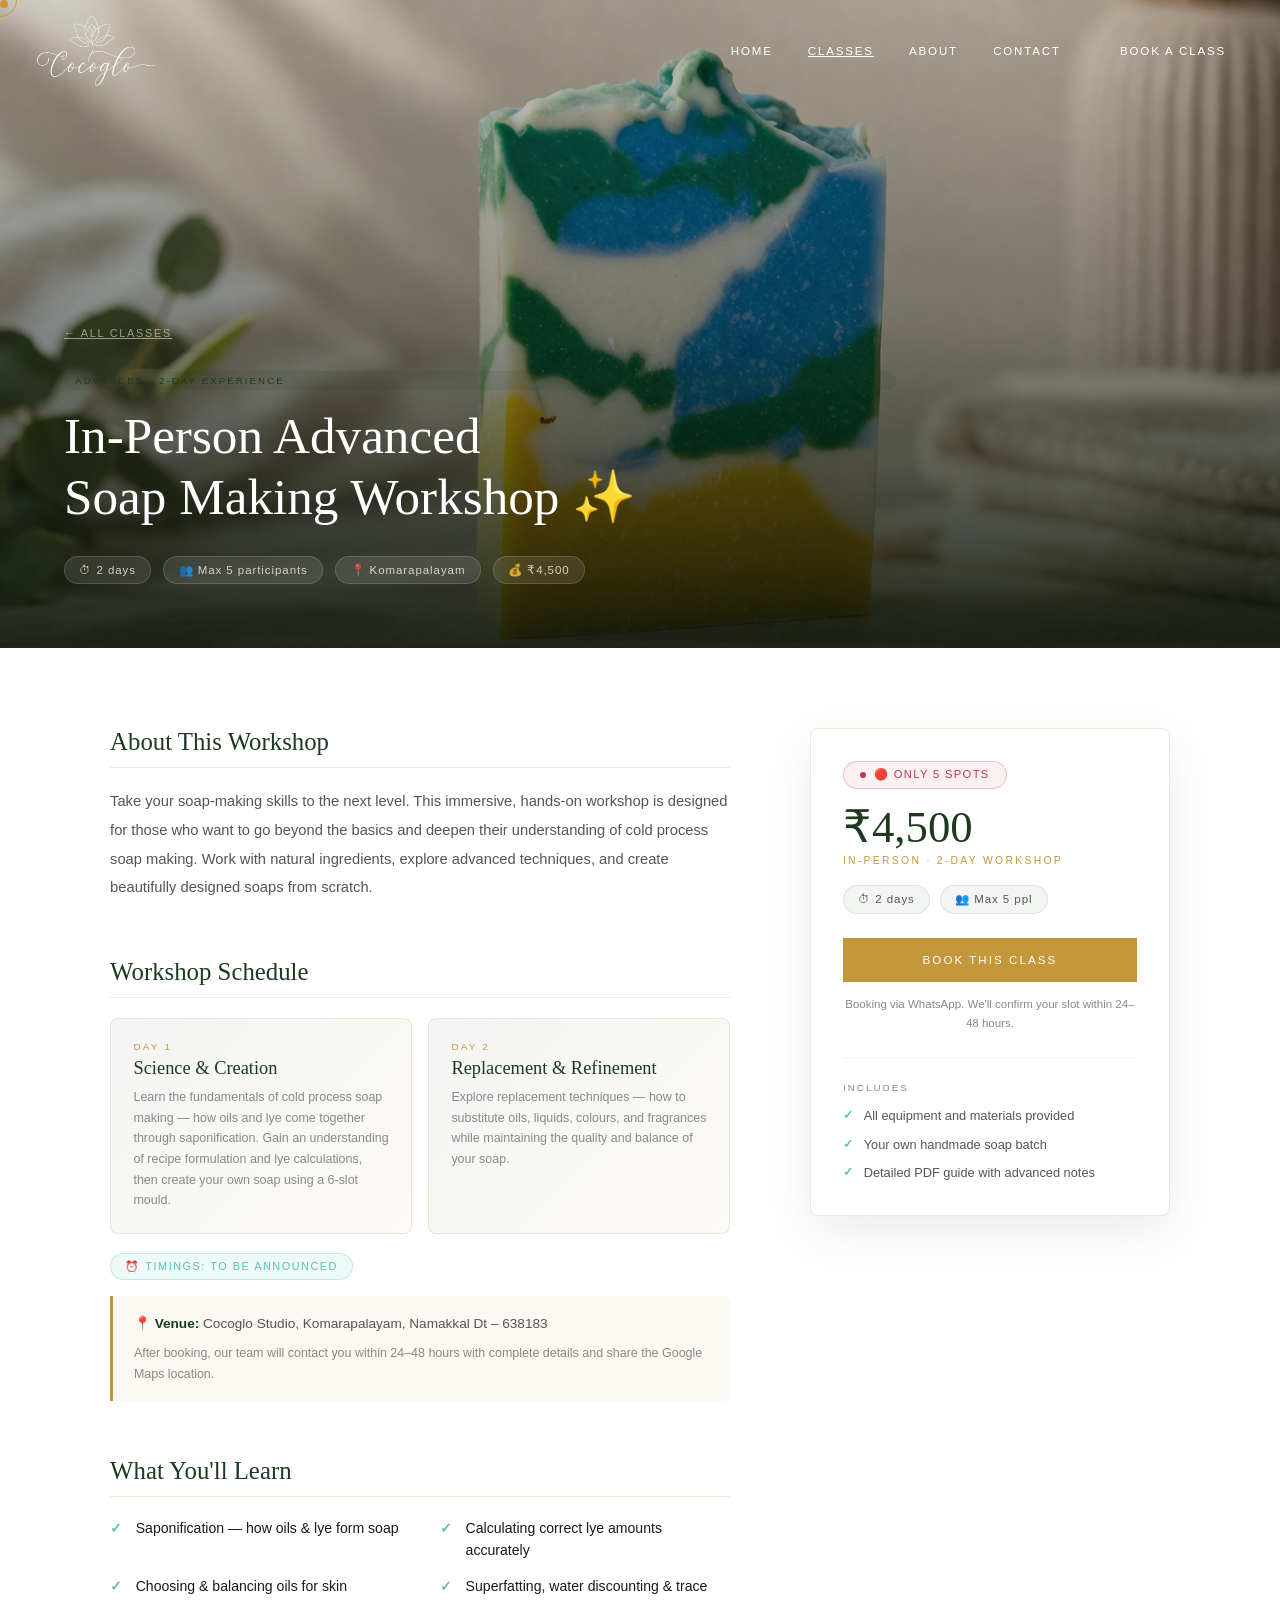
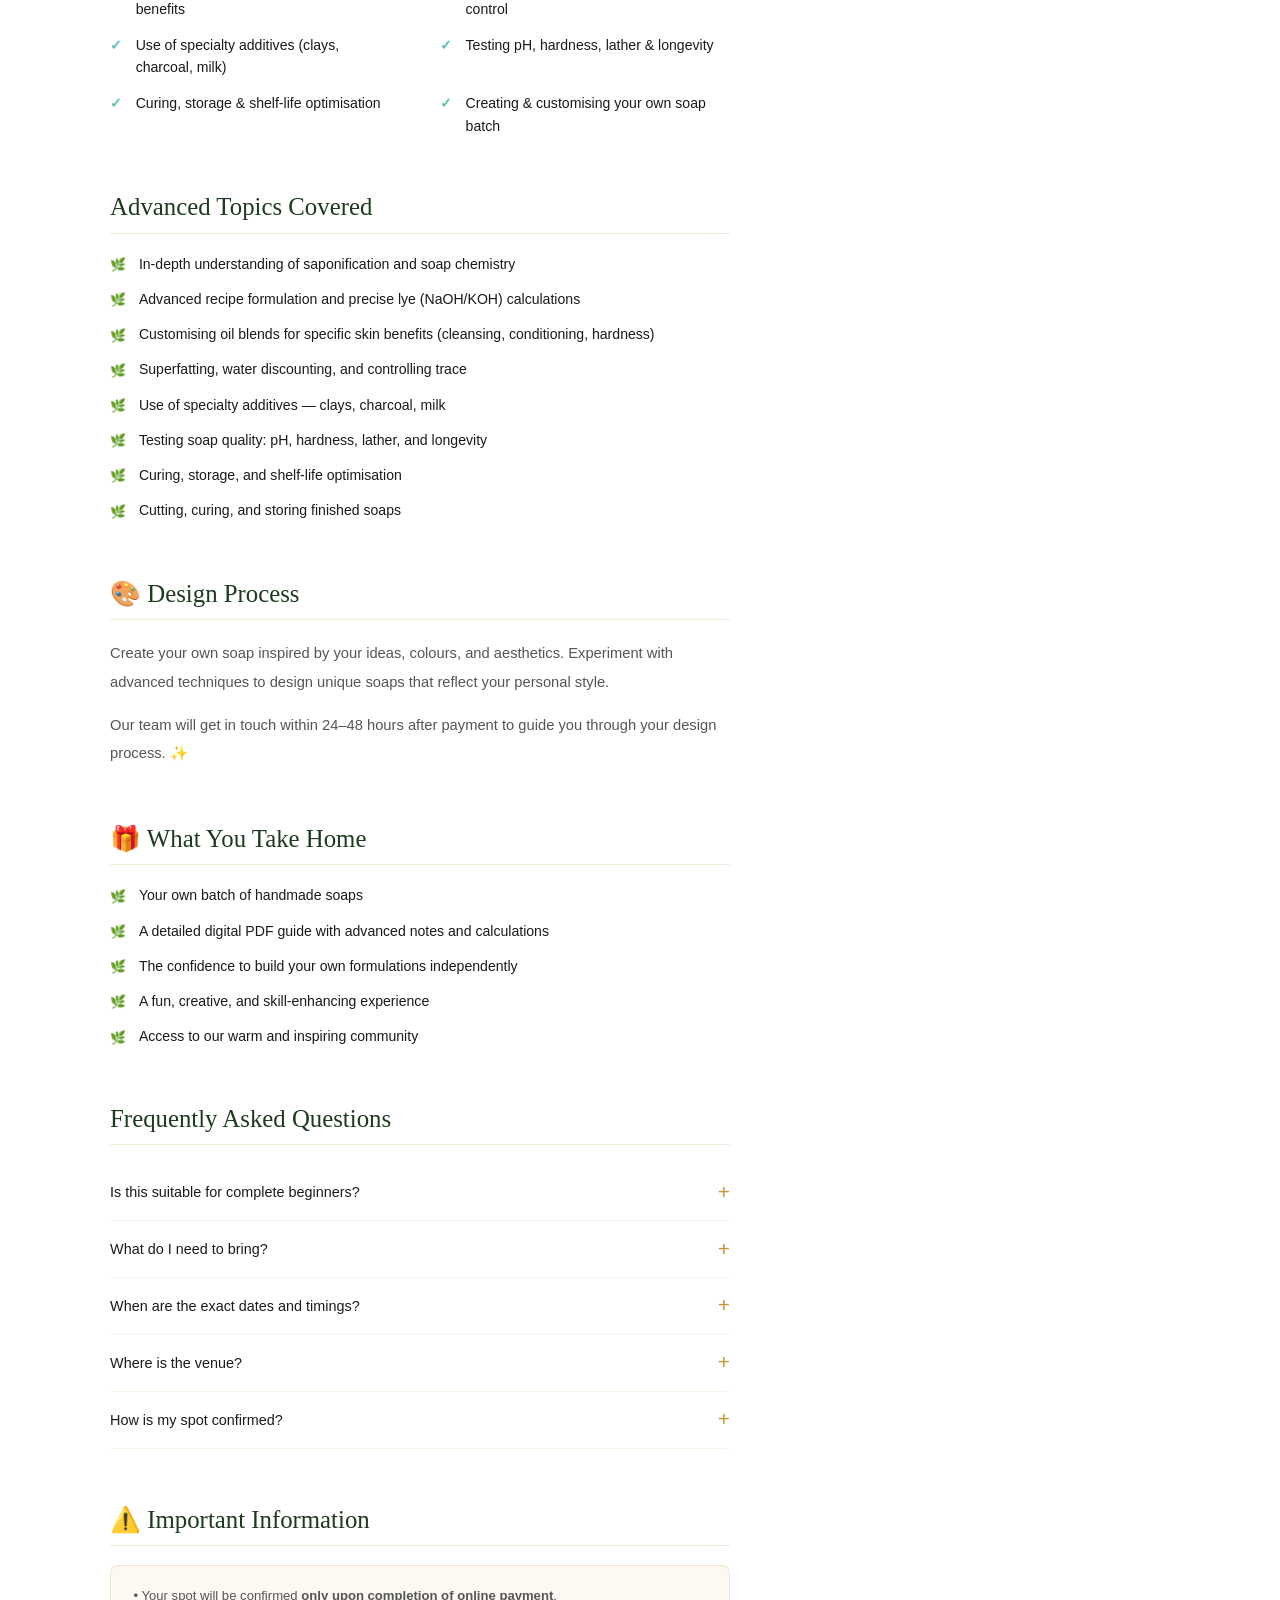
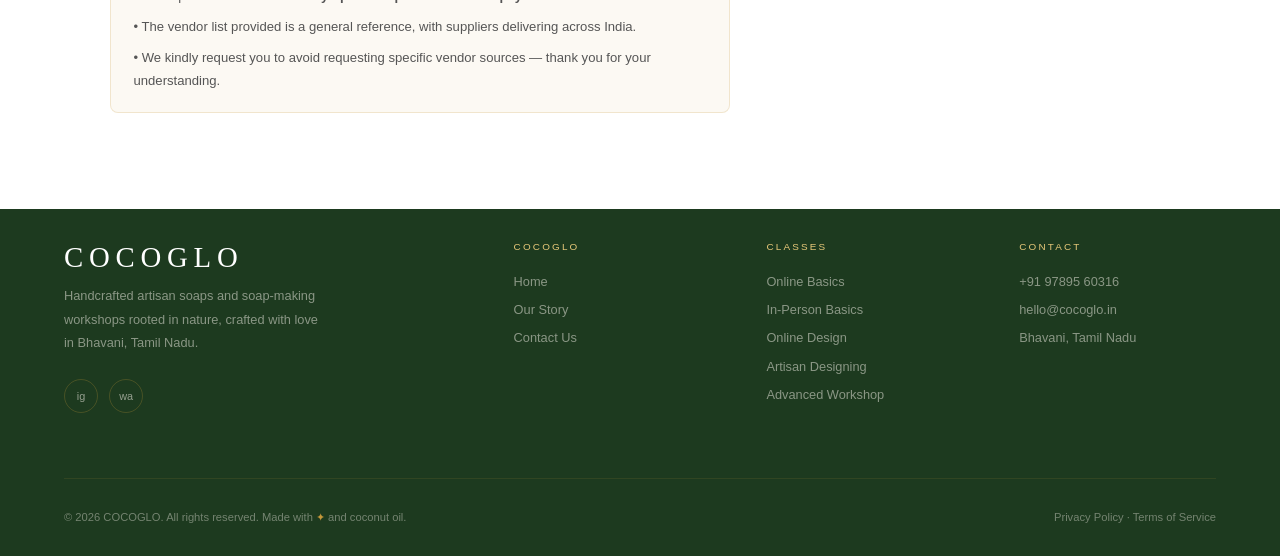
<file: in-person-advanced-soap-making.html>
<!doctype html>
<html lang="en">
  <head>
    <meta charset="UTF-8" />
    <meta name="viewport" content="width=device-width, initial-scale=1.0" />

    <!-- SEO Meta Tags -->
    <title>In-Person Advanced Soap Making Workshop | COCOGLO — 2-Day Experience</title>
    <meta name="description" content="Take your soap-making to the next level with COCOGLO's immersive 2-day advanced in-person workshop. Learn saponification, lye calculations, oil blending & advanced techniques. ₹4,500. Max 5 participants." />
    <meta name="keywords" content="advanced soap making workshop, cold process soap Tamil Nadu, soap making class Komarapalayam, saponification workshop, COCOGLO advanced class" />
    <meta name="author" content="COCOGLO" />
    <meta name="robots" content="index, follow" />
    <link rel="canonical" href="https://cocoglo.in/in-person-advanced-soap-making.html" />
    <link rel="icon" type="image/x-icon" href="favicon.ico" />

    <!-- Open Graph -->
    <meta property="og:type" content="website" />
    <meta property="og:url" content="https://cocoglo.in/in-person-advanced-soap-making.html" />
    <meta property="og:title" content="In-Person Advanced Soap Making Workshop | COCOGLO" />
    <meta property="og:description" content="2-day advanced in-person soap making workshop in Komarapalayam. Master saponification, lye calculations, and oil blending. ₹4,500 · Max 5 participants." />
    <meta property="og:image" content="https://cocoglo.in/assets/soap2.png" />

    <!-- Twitter -->
    <meta property="twitter:card" content="summary_large_image" />
    <meta property="twitter:title" content="In-Person Advanced Soap Making Workshop | COCOGLO" />
    <meta property="twitter:description" content="2-day advanced soap making workshop — master chemistry, formulation, and technique. Komarapalayam, Tamil Nadu." />
    <meta property="twitter:image" content="https://cocoglo.in/assets/soap2.png" />

    <!-- Fonts -->
    <link rel="preconnect" href="https://fonts.googleapis.com" />
    <link rel="preconnect" href="https://fonts.gstatic.com" crossorigin />
    <link href="https://fonts.googleapis.com/css2?family=Bodoni+Moda:ital,opsz,wght@1,6..72,400..900&family=Inter:wght@300;400;500;600&family=Outfit:wght@300;400;500;600&display=swap" rel="stylesheet" />

    <!-- Styles -->
    <link rel="stylesheet" href="styles.css" />

    <style>
      .cd-tags-wrap { display: flex; flex-wrap: wrap; gap: 0.55rem; margin-top: 1.2rem; }
      .cd-tag { background: rgba(29,58,31,0.07); border: 1px solid rgba(29,58,31,0.15); color: var(--green-dark); font-size: 0.7rem; letter-spacing: 0.1em; text-transform: uppercase; padding: 0.3rem 0.85rem; border-radius: 30px; font-family: 'Jost', sans-serif; }
      .cd-schedule-grid { display: grid; grid-template-columns: 1fr 1fr; gap: 1rem; margin-top: 1rem; }
      .cd-day-card { background: linear-gradient(135deg, rgba(29,58,31,0.05), rgba(196,151,58,0.05)); border: 1px solid rgba(196,151,58,0.2); border-radius: 8px; padding: 1.4rem; }
      .cd-day-label { font-size: 0.62rem; letter-spacing: 0.22em; text-transform: uppercase; color: var(--gold); margin-bottom: 0.4rem; font-family: 'Jost', sans-serif; }
      .cd-day-date { font-family: 'Cormorant Garamond', serif; font-size: 1.15rem; color: var(--green-dark); margin-bottom: 0.3rem; }
      .cd-day-desc { font-size: 0.78rem; color: var(--text-light); line-height: 1.65; margin-top: 0.5rem; }
      .cd-venue-box { background: rgba(196,151,58,0.06); border-left: 3px solid var(--gold); padding: 1rem 1.3rem; border-radius: 0 6px 6px 0; margin-top: 1rem; }
      .cd-venue-box p { font-size: 0.85rem; color: var(--text-mid); line-height: 1.7; }
      .cd-venue-box strong { color: var(--green-dark); }
      .cd-spot-badge { display: inline-flex; align-items: center; gap: 0.5rem; background: rgba(192,57,75,0.08); border: 1px solid rgba(192,57,75,0.25); color: #C0394B; font-size: 0.7rem; letter-spacing: 0.12em; text-transform: uppercase; padding: 0.4rem 1rem; border-radius: 30px; font-family: 'Jost', sans-serif; margin-bottom: 1rem; }
      .cd-spot-badge::before { content: ''; width: 6px; height: 6px; background: #C0394B; border-radius: 50%; animation: pulse-dot 1.5s ease-in-out infinite; }
      @keyframes pulse-dot { 0%,100%{opacity:1;transform:scale(1)} 50%{opacity:0.4;transform:scale(0.7)} }
      .cd-warning-box { background: rgba(196,151,58,0.06); border: 1px solid rgba(196,151,58,0.2); border-radius: 8px; padding: 1.2rem 1.4rem; margin-top: 1rem; }
      .cd-warning-box p { font-size: 0.82rem; color: var(--text-mid); line-height: 1.75; margin-bottom: 0.5rem; }
      .cd-warning-box p:last-child { margin-bottom: 0; }
      .cd-tba-chip { display: inline-flex; align-items: center; gap: 0.4rem; background: rgba(91,191,181,0.1); border: 1px solid rgba(91,191,181,0.3); color: var(--teal); font-size: 0.68rem; letter-spacing: 0.14em; text-transform: uppercase; padding: 0.35rem 0.9rem; border-radius: 30px; font-family: 'Jost', sans-serif; }
      @media(max-width: 680px) { .cd-schedule-grid { grid-template-columns: 1fr; } }
    </style>
  </head>
  <body>
    <div id="cursor"></div>
    <div id="cursorRing"></div>
    <div class="toast" id="toast"></div>
    <div class="cart-overlay" id="cartOverlay"></div>

    <!-- NAVBAR -->
    <nav id="navbar">
      <a class="nav-logo" href="index.html">
        <img src="./assets/logo.png" alt="COCOGLO" />
      </a>
      <ul class="nav-menu" id="navMenu">
        <li><a data-nav="home" href="index.html">Home</a></li>
        <li><a data-nav="classes" href="index.html?page=classes">Classes</a></li>
        <li><a data-nav="about" href="index.html?page=about">About</a></li>
        <li><a data-nav="contact" href="index.html?page=contact">Contact</a></li>
        <li><a class="nav-cta-btn" onclick="contactWA('nav')" style="cursor:pointer;">Book a Class</a></li>
      </ul>
      <div class="hamburger" id="hamburger">
        <span></span><span></span><span></span>
      </div>
    </nav>

    <!-- HERO -->
    <section class="cd-hero">
      <div class="cd-hero-img" style="background-image: url('assets/soap2.png');"></div>
      <div class="cd-hero-overlay"></div>
      <div class="cd-hero-inner">
        <a class="cd-back-btn" href="index.html?page=classes">← All Classes</a>
        <span class="class-level level-adv" style="display:block;">Advanced · 2-Day Experience</span>
        <h1 class="cd-title">In-Person Advanced<br>Soap Making Workshop ✨</h1>
        <div class="cd-hero-meta">
          <span class="cd-meta-chip">⏱ 2 days</span>
          <span class="cd-meta-chip">👥 Max 5 participants</span>
          <span class="cd-meta-chip">📍 Komarapalayam</span>
          <span class="cd-meta-chip">💰 ₹4,500</span>
        </div>
      </div>
    </section>

    <!-- MAIN CONTENT -->
    <section class="cd-main">
      <div class="cd-main-inner section-wrap">

        <!-- Left: Content -->
        <div class="cd-content">

          <div class="cd-block reveal">
            <h2 class="cd-block-title">About This Workshop</h2>
            <p class="cd-desc">Take your soap-making skills to the next level. This immersive, hands-on workshop is designed for those who want to go beyond the basics and deepen their understanding of cold process soap making. Work with natural ingredients, explore advanced techniques, and create beautifully designed soaps from scratch.</p>
          </div>

          <div class="cd-block reveal d1">
            <h2 class="cd-block-title">Workshop Schedule</h2>
            <div class="cd-schedule-grid">
              <div class="cd-day-card">
                <div class="cd-day-label">Day 1</div>
                <div class="cd-day-date">Science & Creation</div>
                <p class="cd-day-desc">Learn the fundamentals of cold process soap making — how oils and lye come together through saponification. Gain an understanding of recipe formulation and lye calculations, then create your own soap using a 6-slot mould.</p>
              </div>
              <div class="cd-day-card">
                <div class="cd-day-label">Day 2</div>
                <div class="cd-day-date">Replacement & Refinement</div>
                <p class="cd-day-desc">Explore replacement techniques — how to substitute oils, liquids, colours, and fragrances while maintaining the quality and balance of your soap.</p>
              </div>
            </div>
            <div style="margin-top:1.2rem;">
              <span class="cd-tba-chip">⏰ Timings: To be announced</span>
            </div>
            <div class="cd-venue-box" style="margin-top:1rem;">
              <p><strong>📍 Venue:</strong> Cocoglo Studio, Komarapalayam, Namakkal Dt – 638183</p>
              <p style="margin-top:0.5rem;font-size:0.78rem;color:var(--text-light);">After booking, our team will contact you within 24–48 hours with complete details and share the Google Maps location.</p>
            </div>
          </div>

          <div class="cd-block reveal d2">
            <h2 class="cd-block-title">What You'll Learn</h2>
            <ul class="cd-learn-list">
              <li>Saponification — how oils & lye form soap</li>
              <li>Calculating correct lye amounts accurately</li>
              <li>Choosing & balancing oils for skin benefits</li>
              <li>Superfatting, water discounting & trace control</li>
              <li>Use of specialty additives (clays, charcoal, milk)</li>
              <li>Testing pH, hardness, lather & longevity</li>
              <li>Curing, storage & shelf-life optimisation</li>
              <li>Creating & customising your own soap batch</li>
            </ul>
          </div>

          <div class="cd-block reveal d2">
            <h2 class="cd-block-title">Advanced Topics Covered</h2>
            <ul class="cd-includes-list">
              <li>In-depth understanding of saponification and soap chemistry</li>
              <li>Advanced recipe formulation and precise lye (NaOH/KOH) calculations</li>
              <li>Customising oil blends for specific skin benefits (cleansing, conditioning, hardness)</li>
              <li>Superfatting, water discounting, and controlling trace</li>
              <li>Use of specialty additives — clays, charcoal, milk</li>
              <li>Testing soap quality: pH, hardness, lather, and longevity</li>
              <li>Curing, storage, and shelf-life optimisation</li>
              <li>Cutting, curing, and storing finished soaps</li>
            </ul>
          </div>

          <div class="cd-block reveal d3">
            <h2 class="cd-block-title">🎨 Design Process</h2>
            <p class="cd-desc">Create your own soap inspired by your ideas, colours, and aesthetics. Experiment with advanced techniques to design unique soaps that reflect your personal style.</p>
            <p class="cd-desc" style="margin-top:0.9rem;">Our team will get in touch within 24–48 hours after payment to guide you through your design process. ✨</p>
          </div>

          <div class="cd-block reveal d3">
            <h2 class="cd-block-title">🎁 What You Take Home</h2>
            <ul class="cd-includes-list">
              <li>Your own batch of handmade soaps</li>
              <li>A detailed digital PDF guide with advanced notes and calculations</li>
              <li>The confidence to build your own formulations independently</li>
              <li>A fun, creative, and skill-enhancing experience</li>
              <li>Access to our warm and inspiring community</li>
            </ul>
          </div>

          <div class="cd-block reveal d4">
            <h2 class="cd-block-title">Frequently Asked Questions</h2>
            <div class="cd-faq">
              <div class="cd-faq-item" onclick="toggleFAQ(this)">
                <div class="cd-faq-q">Is this suitable for complete beginners?<span class="cd-faq-icon">+</span></div>
                <div class="cd-faq-a">This is an advanced workshop. A basic understanding of cold process soap making is recommended. If you're starting from scratch, consider our Cold Process Basics class first.</div>
              </div>
              <div class="cd-faq-item" onclick="toggleFAQ(this)">
                <div class="cd-faq-q">What do I need to bring?<span class="cd-faq-icon">+</span></div>
                <div class="cd-faq-a">Just yourself and your creativity! All materials, equipment, and protective gear are fully provided at the studio.</div>
              </div>
              <div class="cd-faq-item" onclick="toggleFAQ(this)">
                <div class="cd-faq-q">When are the exact dates and timings?<span class="cd-faq-icon">+</span></div>
                <div class="cd-faq-a">Dates and timings for this workshop are customisable. Reach out via WhatsApp and we'll work with you to schedule a session that works for you.</div>
              </div>
              <div class="cd-faq-item" onclick="toggleFAQ(this)">
                <div class="cd-faq-q">Where is the venue?<span class="cd-faq-icon">+</span></div>
                <div class="cd-faq-a">Cocoglo Studio, Komarapalayam, Namakkal District – 638183. The exact Google Maps location is shared within 24–48 hours of booking confirmation.</div>
              </div>
              <div class="cd-faq-item" onclick="toggleFAQ(this)">
                <div class="cd-faq-q">How is my spot confirmed?<span class="cd-faq-icon">+</span></div>
                <div class="cd-faq-a">Your spot is confirmed only upon completion of online payment. Sessions are limited to 5 participants for a truly personalised experience.</div>
              </div>
            </div>
          </div>

          <div class="cd-block reveal d5">
            <h2 class="cd-block-title">⚠️ Important Information</h2>
            <div class="cd-warning-box">
              <p>• Your spot will be confirmed <strong>only upon completion of online payment</strong>.</p>
              <p>• The vendor list provided is a general reference, with suppliers delivering across India.</p>
              <p>• We kindly request you to avoid requesting specific vendor sources — thank you for your understanding.</p>
            </div>
          </div>

        </div>

        <!-- Right: Booking sidebar -->
        <aside class="cd-sidebar">
          <div class="cd-book-card reveal">
            <div class="cd-spot-badge">🔴 Only 5 spots</div>
            <div class="cd-book-price">₹<span>4,500</span></div>
            <div class="cd-book-format">In-Person · 2-Day Workshop</div>
            <div class="cd-book-chips">
              <span class="cd-meta-chip">⏱ 2 days</span>
              <span class="cd-meta-chip">👥 Max 5 ppl</span>
            </div>
            <button class="btn btn-gold cd-book-btn" onclick="contactWA('class', 'In-Person Advanced Soap Making Workshop')">Book This Class</button>
            <p class="cd-book-note">Booking via WhatsApp. We'll confirm your slot within 24–48 hours.</p>
            <div class="cd-book-divider"></div>
            <div class="cd-book-incl">
              <div class="cd-book-incl-title">Includes</div>
              <ul>
                <li>All equipment and materials provided</li>
                <li>Your own handmade soap batch</li>
                <li>Detailed PDF guide with advanced notes</li>
              </ul>
            </div>
          </div>
        </aside>

      </div>
    </section>

    <!-- FOOTER -->
    <footer>
      <div class="footer-inner">
        <div class="footer-grid">
          <div>
            <div class="footer-brand-name">COCOGLO</div>
            <p class="footer-brand-desc">Handcrafted artisan soaps and soap-making workshops rooted in nature, crafted with love in Bhavani, Tamil Nadu.</p>
            <div class="footer-social">
              <a href="https://www.instagram.com/cocoglo.in/" target="_blank" class="fsoc">ig</a>
              <a onclick="contactWA('nav')" class="fsoc" style="cursor:pointer">wa</a>
            </div>
          </div>
          <div>
            <p class="footer-col-title">COCOGLO</p>
            <ul class="footer-links">
              <li><a href="index.html">Home</a></li>
              <li><a href="index.html?page=about">Our Story</a></li>
              <li><a href="index.html?page=contact">Contact Us</a></li>
            </ul>
          </div>
          <div>
            <p class="footer-col-title">Classes</p>
            <ul class="footer-links">
              <li><a href="online-cold-process-basics.html">Online Basics</a></li>
              <li><a href="in-person-cold-process-basics.html">In-Person Basics</a></li>
              <li><a href="online-artisan-soap-design.html">Online Design</a></li>
              <li><a href="in-person-artisan-soap-designing.html">Artisan Designing</a></li>
              <li><a href="in-person-advanced-soap-making.html">Advanced Workshop</a></li>
            </ul>
          </div>
          <div>
            <p class="footer-col-title">Contact</p>
            <ul class="footer-links">
              <li><a href="https://wa.me/919789560316" target="_blank">+91 97895 60316</a></li>
              <li><a href="mailto:hello@cocoglo.in">hello@cocoglo.in</a></li>
              <li><a href="index.html?page=contact">Bhavani, Tamil Nadu</a></li>
            </ul>
          </div>
        </div>
        <div class="footer-bottom">
          <p>© 2026 COCOGLO. All rights reserved. Made with <span class="footer-lotus">✦</span> and coconut oil.</p>
          <p>Privacy Policy · Terms of Service</p>
        </div>
      </div>
    </footer>

    <script src="scripts.js"></script>
    <script>
      const _navbar = document.getElementById('navbar');
      if (_navbar) _navbar.classList.add('dark-bg');
      document.querySelectorAll('[data-nav]').forEach(a => {
        a.classList.toggle('active', a.dataset.nav === 'classes');
      });
      setTimeout(initReveal, 100);
    </script>
  </body>
</html>
</file>
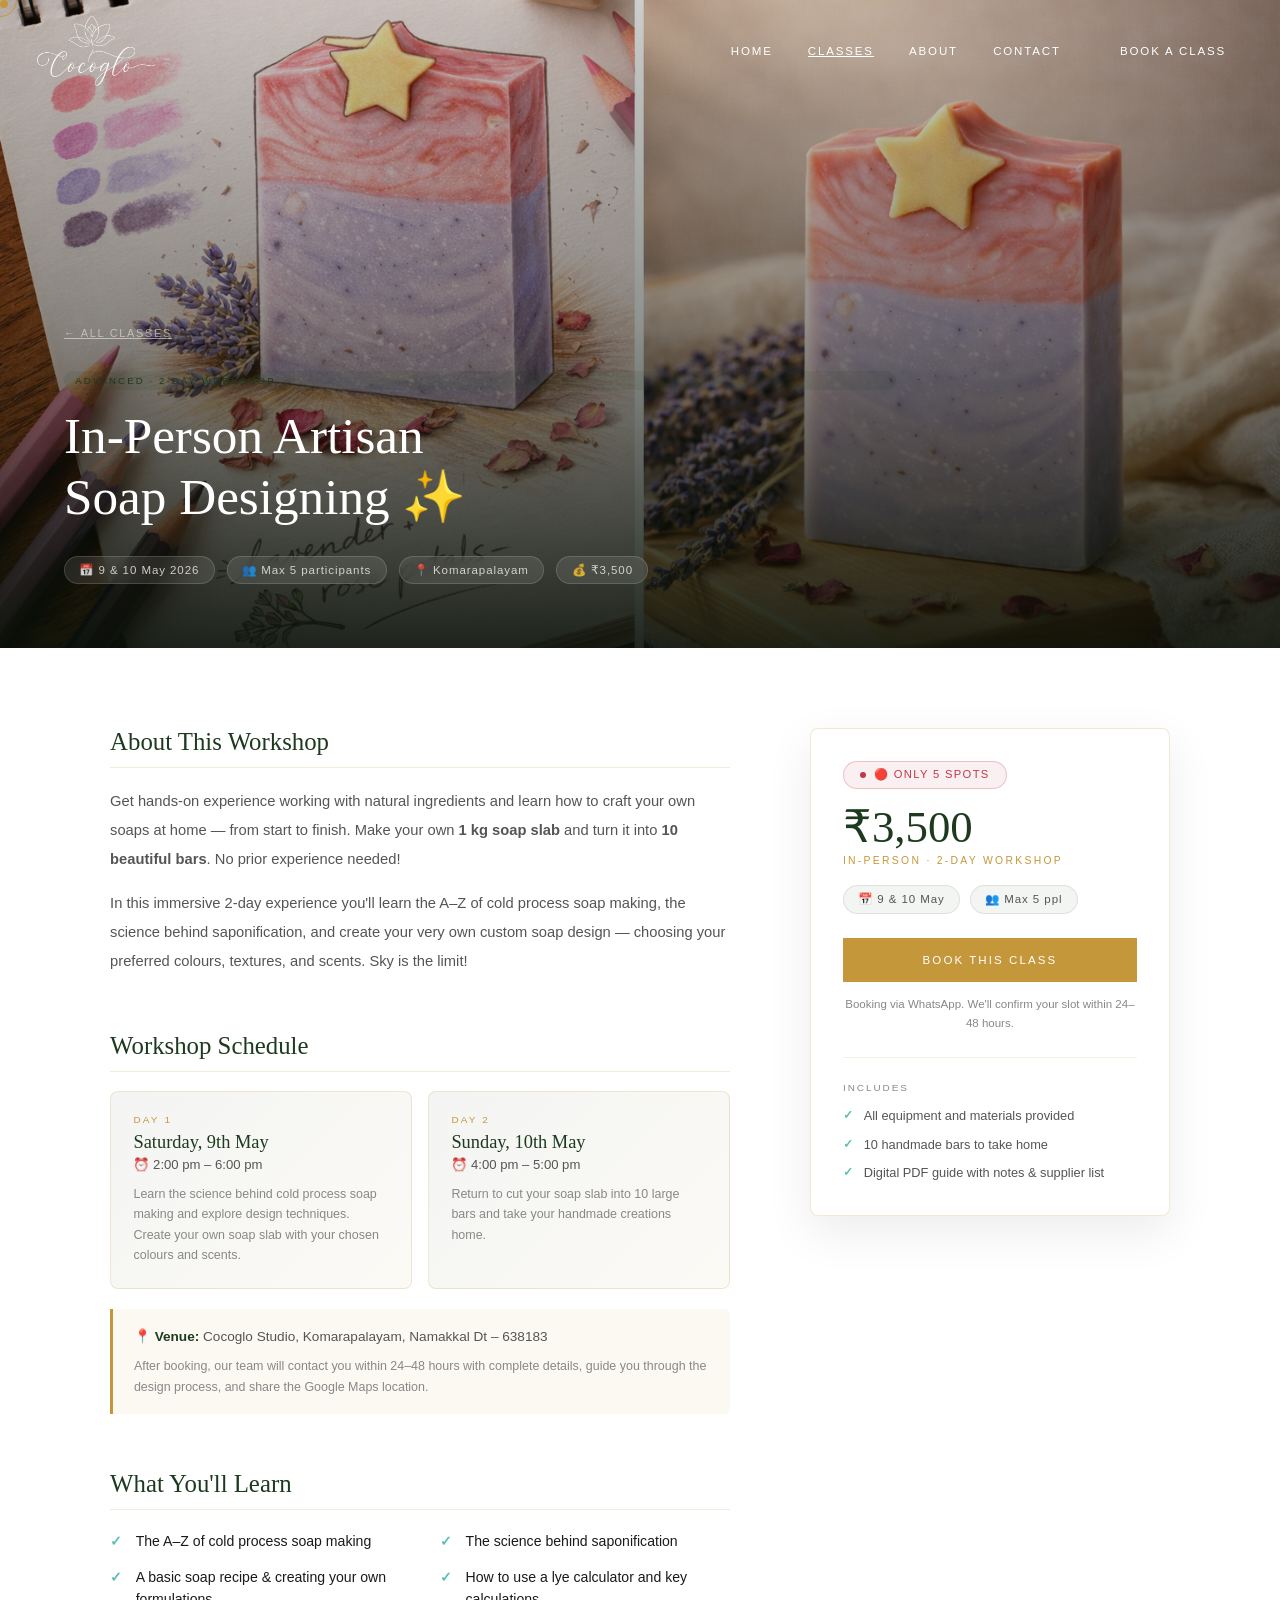
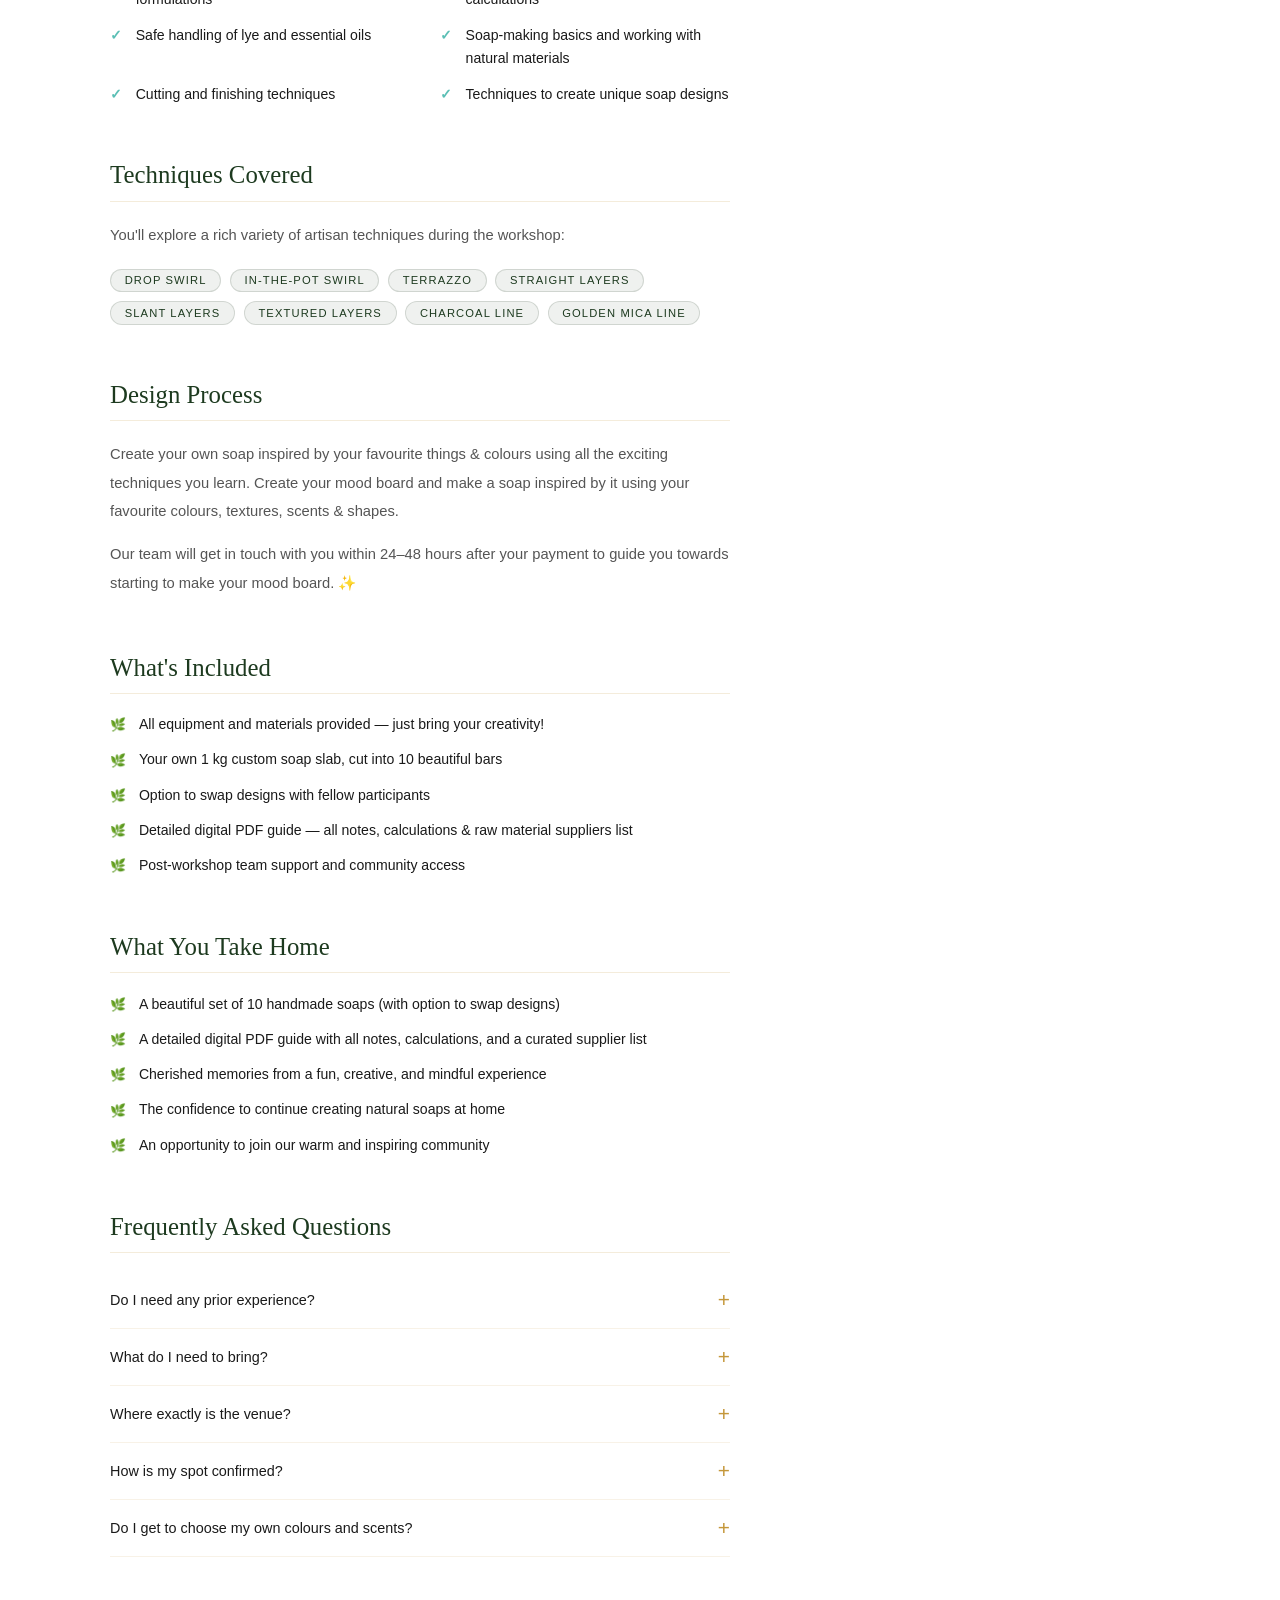
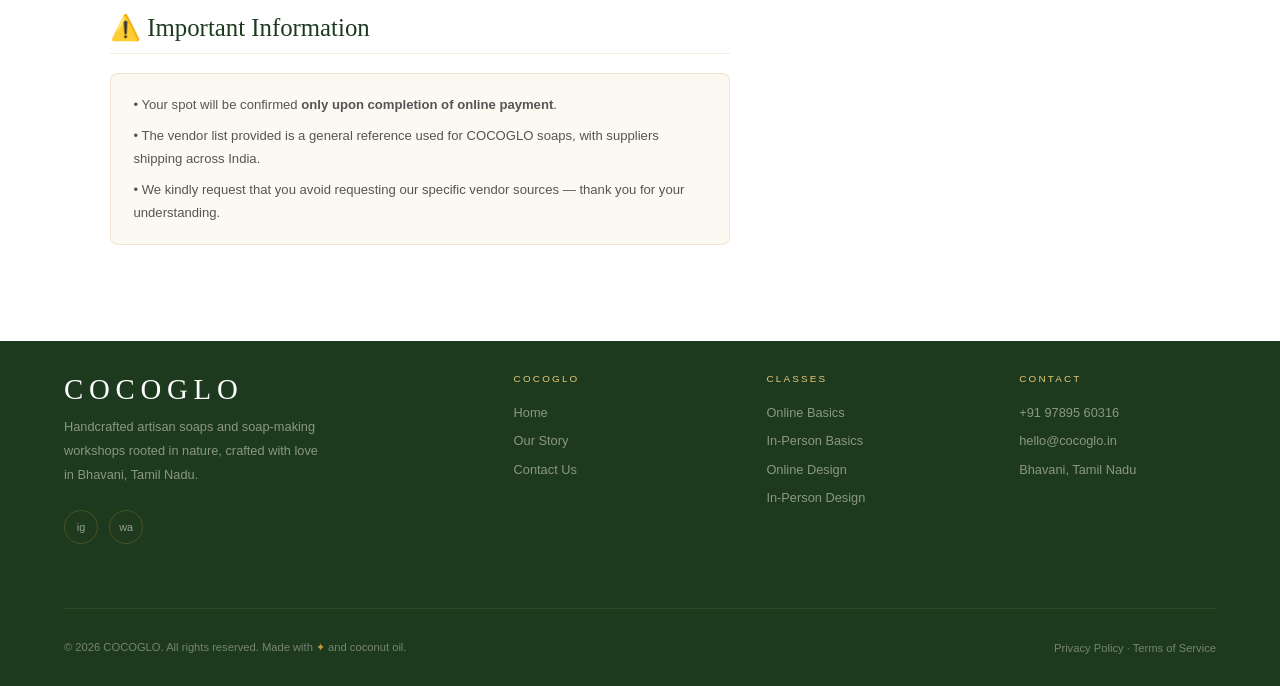
<file: in-person-artisan-soap-designing.html>
<!doctype html>
<html lang="en">
  <head>
    <meta charset="UTF-8" />
    <meta name="viewport" content="width=device-width, initial-scale=1.0" />

    <!-- SEO Meta Tags -->
    <title>In-Person Artisan Soap Designing Workshop | COCOGLO — 9 & 10 May</title>
    <meta name="description" content="Join COCOGLO's immersive 2-day in-person soap designing workshop in Komarapalayam. Make your own 1 kg soap slab & take home 10 stunning handmade bars. ₹3,500. Limited to 5 participants." />
    <meta name="keywords" content="soap making workshop Komarapalayam, in-person soap class Tamil Nadu, artisan soap design workshop, cold process soap India, COCOGLO workshop May 2026" />
    <meta name="author" content="COCOGLO" />
    <meta name="robots" content="index, follow" />
    <link rel="canonical" href="https://cocoglo.in/in-person-artisan-soap-designing.html" />
    <link rel="icon" type="image/x-icon" href="favicon.ico" />

    <!-- Open Graph -->
    <meta property="og:type" content="website" />
    <meta property="og:url" content="https://cocoglo.in/in-person-artisan-soap-designing.html" />
    <meta property="og:title" content="In-Person Artisan Soap Designing | COCOGLO — 9 & 10 May" />
    <meta property="og:description" content="2-day hands-on soap workshop in Komarapalayam. Make your 1 kg soap slab, take home 10 stunning bars. ₹3,500. Limited to 5 participants." />
    <meta property="og:image" content="https://cocoglo.in/assets/class4a.png" />

    <!-- Twitter -->
    <meta property="twitter:card" content="summary_large_image" />
    <meta property="twitter:title" content="In-Person Artisan Soap Designing | COCOGLO" />
    <meta property="twitter:description" content="2-day soap design workshop — make your own 1 kg slab & take home 10 bars. Komarapalayam, Tamil Nadu." />
    <meta property="twitter:image" content="https://cocoglo.in/assets/class4a.png" />

    <!-- Fonts -->
    <link rel="preconnect" href="https://fonts.googleapis.com" />
    <link rel="preconnect" href="https://fonts.gstatic.com" crossorigin />
    <link href="https://fonts.googleapis.com/css2?family=Bodoni+Moda:ital,opsz,wght@1,6..72,400..900&family=Inter:wght@300;400;500;600&family=Outfit:wght@300;400;500;600&display=swap" rel="stylesheet" />

    <!-- Styles -->
    <link rel="stylesheet" href="styles.css" />

    <style>
      /* Extra styles for this detailed page */
      .cd-tags-wrap { display: flex; flex-wrap: wrap; gap: 0.55rem; margin-top: 1.2rem; }
      .cd-tag { background: rgba(29,58,31,0.07); border: 1px solid rgba(29,58,31,0.15); color: var(--green-dark); font-size: 0.7rem; letter-spacing: 0.1em; text-transform: uppercase; padding: 0.3rem 0.85rem; border-radius: 30px; font-family: 'Jost', sans-serif; }
      .cd-schedule-grid { display: grid; grid-template-columns: 1fr 1fr; gap: 1rem; margin-top: 1rem; }
      .cd-day-card { background: linear-gradient(135deg, rgba(29,58,31,0.05), rgba(196,151,58,0.05)); border: 1px solid rgba(196,151,58,0.2); border-radius: 8px; padding: 1.4rem; }
      .cd-day-label { font-size: 0.62rem; letter-spacing: 0.22em; text-transform: uppercase; color: var(--gold); margin-bottom: 0.4rem; font-family: 'Jost', sans-serif; }
      .cd-day-date { font-family: 'Cormorant Garamond', serif; font-size: 1.15rem; color: var(--green-dark); margin-bottom: 0.3rem; }
      .cd-day-time { font-size: 0.82rem; color: var(--text-mid); }
      .cd-day-desc { font-size: 0.78rem; color: var(--text-light); line-height: 1.65; margin-top: 0.7rem; }
      .cd-venue-box { background: rgba(196,151,58,0.06); border-left: 3px solid var(--gold); padding: 1rem 1.3rem; border-radius: 0 6px 6px 0; margin-top: 1rem; }
      .cd-venue-box p { font-size: 0.85rem; color: var(--text-mid); line-height: 1.7; }
      .cd-venue-box strong { color: var(--green-dark); }
      .cd-spot-badge { display: inline-flex; align-items: center; gap: 0.5rem; background: rgba(192,57,75,0.08); border: 1px solid rgba(192,57,75,0.25); color: #C0394B; font-size: 0.7rem; letter-spacing: 0.12em; text-transform: uppercase; padding: 0.4rem 1rem; border-radius: 30px; font-family: 'Jost', sans-serif; margin-bottom: 1rem; }
      .cd-spot-badge::before { content: ''; width: 6px; height: 6px; background: #C0394B; border-radius: 50%; animation: pulse-dot 1.5s ease-in-out infinite; }
      @keyframes pulse-dot { 0%,100%{opacity:1;transform:scale(1)} 50%{opacity:0.4;transform:scale(0.7)} }
      .cd-warning-box { background: rgba(196,151,58,0.06); border: 1px solid rgba(196,151,58,0.2); border-radius: 8px; padding: 1.2rem 1.4rem; margin-top: 1rem; }
      .cd-warning-box p { font-size: 0.82rem; color: var(--text-mid); line-height: 1.75; margin-bottom: 0.5rem; }
      .cd-warning-box p:last-child { margin-bottom: 0; }
      @media(max-width: 680px) { .cd-schedule-grid { grid-template-columns: 1fr; } }
    </style>
  </head>
  <body>
    <div id="cursor"></div>
    <div id="cursorRing"></div>
    <div class="toast" id="toast"></div>
    <div class="cart-overlay" id="cartOverlay"></div>

    <!-- NAVBAR -->
    <nav id="navbar">
      <a class="nav-logo" href="index.html">
        <img src="./assets/logo.png" alt="COCOGLO" />
      </a>
      <ul class="nav-menu" id="navMenu">
        <li><a data-nav="home" href="index.html">Home</a></li>
        <li><a data-nav="classes" href="index.html?page=classes">Classes</a></li>
        <li><a data-nav="about" href="index.html?page=about">About</a></li>
        <li><a data-nav="contact" href="index.html?page=contact">Contact</a></li>
        <li><a class="nav-cta-btn" onclick="contactWA('nav')" style="cursor:pointer;">Book a Class</a></li>
      </ul>
      <div class="hamburger" id="hamburger">
        <span></span><span></span><span></span>
      </div>
    </nav>

    <!-- HERO -->
    <section class="cd-hero">
      <div class="cd-hero-img" style="background-image: url('assets/class4a.png');"></div>
      <div class="cd-hero-overlay"></div>
      <div class="cd-hero-inner">
        <a class="cd-back-btn" href="index.html?page=classes">← All Classes</a>
        <span class="class-level level-adv" style="display:block;">Advanced · 2-Day Workshop</span>
        <h1 class="cd-title">In-Person Artisan<br>Soap Designing ✨</h1>
        <div class="cd-hero-meta">
          <span class="cd-meta-chip">📅 9 & 10 May 2026</span>
          <span class="cd-meta-chip">👥 Max 5 participants</span>
          <span class="cd-meta-chip">📍 Komarapalayam</span>
          <span class="cd-meta-chip">💰 ₹3,500</span>
        </div>
      </div>
    </section>

    <!-- MAIN CONTENT -->
    <section class="cd-main">
      <div class="cd-main-inner section-wrap">

        <!-- Left: Content -->
        <div class="cd-content">

          <!-- About -->
          <div class="cd-block reveal">
            <h2 class="cd-block-title">About This Workshop</h2>
            <p class="cd-desc">Get hands-on experience working with natural ingredients and learn how to craft your own soaps at home — from start to finish. Make your own <strong>1 kg soap slab</strong> and turn it into <strong>10 beautiful bars</strong>. No prior experience needed!</p>
            <p class="cd-desc" style="margin-top:1rem;">In this immersive 2-day experience you'll learn the A–Z of cold process soap making, the science behind saponification, and create your very own custom soap design — choosing your preferred colours, textures, and scents. Sky is the limit!</p>
          </div>

          <!-- Schedule -->
          <div class="cd-block reveal d1">
            <h2 class="cd-block-title">Workshop Schedule</h2>
            <div class="cd-schedule-grid">
              <div class="cd-day-card">
                <div class="cd-day-label">Day 1</div>
                <div class="cd-day-date">Saturday, 9th May</div>
                <div class="cd-day-time">⏰ 2:00 pm – 6:00 pm</div>
                <p class="cd-day-desc">Learn the science behind cold process soap making and explore design techniques. Create your own soap slab with your chosen colours and scents.</p>
              </div>
              <div class="cd-day-card">
                <div class="cd-day-label">Day 2</div>
                <div class="cd-day-date">Sunday, 10th May</div>
                <div class="cd-day-time">⏰ 4:00 pm – 5:00 pm</div>
                <p class="cd-day-desc">Return to cut your soap slab into 10 large bars and take your handmade creations home.</p>
              </div>
            </div>
            <div class="cd-venue-box" style="margin-top:1.2rem;">
              <p><strong>📍 Venue:</strong> Cocoglo Studio, Komarapalayam, Namakkal Dt – 638183</p>
              <p style="margin-top:0.5rem;font-size:0.78rem;color:var(--text-light);">After booking, our team will contact you within 24–48 hours with complete details, guide you through the design process, and share the Google Maps location.</p>
            </div>
          </div>

          <!-- What you'll learn -->
          <div class="cd-block reveal d2">
            <h2 class="cd-block-title">What You'll Learn</h2>
            <ul class="cd-learn-list">
              <li>The A–Z of cold process soap making</li>
              <li>The science behind saponification</li>
              <li>A basic soap recipe & creating your own formulations</li>
              <li>How to use a lye calculator and key calculations</li>
              <li>Safe handling of lye and essential oils</li>
              <li>Soap-making basics and working with natural materials</li>
              <li>Cutting and finishing techniques</li>
              <li>Techniques to create unique soap designs</li>
            </ul>
          </div>

          <!-- Techniques -->
          <div class="cd-block reveal d3">
            <h2 class="cd-block-title">Techniques Covered</h2>
            <p class="cd-desc">You'll explore a rich variety of artisan techniques during the workshop:</p>
            <div class="cd-tags-wrap">
              <span class="cd-tag">Drop Swirl</span>
              <span class="cd-tag">In-the-Pot Swirl</span>
              <span class="cd-tag">Terrazzo</span>
              <span class="cd-tag">Straight Layers</span>
              <span class="cd-tag">Slant Layers</span>
              <span class="cd-tag">Textured Layers</span>
              <span class="cd-tag">Charcoal Line</span>
              <span class="cd-tag">Golden Mica Line</span>
            </div>
          </div>

          <!-- Design Process -->
          <div class="cd-block reveal d3">
            <h2 class="cd-block-title">Design Process</h2>
            <p class="cd-desc">Create your own soap inspired by your favourite things & colours using all the exciting techniques you learn. Create your mood board and make a soap inspired by it using your favourite colours, textures, scents & shapes.</p>
            <p class="cd-desc" style="margin-top:0.9rem;">Our team will get in touch with you within 24–48 hours after your payment to guide you towards starting to make your mood board. ✨</p>
          </div>

          <!-- What's included -->
          <div class="cd-block reveal d3">
            <h2 class="cd-block-title">What's Included</h2>
            <ul class="cd-includes-list">
              <li>All equipment and materials provided — just bring your creativity!</li>
              <li>Your own 1 kg custom soap slab, cut into 10 beautiful bars</li>
              <li>Option to swap designs with fellow participants</li>
              <li>Detailed digital PDF guide — all notes, calculations & raw material suppliers list</li>
              <li>Post-workshop team support and community access</li>
            </ul>
          </div>

          <!-- Takeaways -->
          <div class="cd-block reveal d4">
            <h2 class="cd-block-title">What You Take Home</h2>
            <ul class="cd-includes-list">
              <li>A beautiful set of 10 handmade soaps (with option to swap designs)</li>
              <li>A detailed digital PDF guide with all notes, calculations, and a curated supplier list</li>
              <li>Cherished memories from a fun, creative, and mindful experience</li>
              <li>The confidence to continue creating natural soaps at home</li>
              <li>An opportunity to join our warm and inspiring community</li>
            </ul>
          </div>

          <!-- FAQ -->
          <div class="cd-block reveal d4">
            <h2 class="cd-block-title">Frequently Asked Questions</h2>
            <div class="cd-faq">
              <div class="cd-faq-item" onclick="toggleFAQ(this)">
                <div class="cd-faq-q">Do I need any prior experience?<span class="cd-faq-icon">+</span></div>
                <div class="cd-faq-a">Not at all! This workshop is designed for all levels. We guide you through every step from safety to finished bars — just bring your enthusiasm.</div>
              </div>
              <div class="cd-faq-item" onclick="toggleFAQ(this)">
                <div class="cd-faq-q">What do I need to bring?<span class="cd-faq-icon">+</span></div>
                <div class="cd-faq-a">Just yourself and your creativity! All materials, equipment, and protective gear are provided at the studio.</div>
              </div>
              <div class="cd-faq-item" onclick="toggleFAQ(this)">
                <div class="cd-faq-q">Where exactly is the venue?<span class="cd-faq-icon">+</span></div>
                <div class="cd-faq-a">Cocoglo Studio, Komarapalayam, Namakkal District – 638183. The exact Google Maps location will be shared within 24–48 hours of booking confirmation.</div>
              </div>
              <div class="cd-faq-item" onclick="toggleFAQ(this)">
                <div class="cd-faq-q">How is my spot confirmed?<span class="cd-faq-icon">+</span></div>
                <div class="cd-faq-a">Your spot is confirmed only upon completion of the online payment. Spots are limited to 5 participants, so early booking is highly recommended.</div>
              </div>
              <div class="cd-faq-item" onclick="toggleFAQ(this)">
                <div class="cd-faq-q">Do I get to choose my own colours and scents?<span class="cd-faq-icon">+</span></div>
                <div class="cd-faq-a">Absolutely! Our team will reach out within 24–48 hours of payment to help you create your mood board and guide your design choices before the workshop.</div>
              </div>
            </div>
          </div>

          <!-- Important Info -->
          <div class="cd-block reveal d5">
            <h2 class="cd-block-title">⚠️ Important Information</h2>
            <div class="cd-warning-box">
              <p>• Your spot will be confirmed <strong>only upon completion of online payment</strong>.</p>
              <p>• The vendor list provided is a general reference used for COCOGLO soaps, with suppliers shipping across India.</p>
              <p>• We kindly request that you avoid requesting our specific vendor sources — thank you for your understanding.</p>
            </div>
          </div>

        </div>

        <!-- Right: Booking sidebar -->
        <aside class="cd-sidebar">
          <div class="cd-book-card reveal">
            <div class="cd-spot-badge">🔴 Only 5 spots</div>
            <div class="cd-book-price">₹<span>3,500</span></div>
            <div class="cd-book-format">In-Person · 2-Day Workshop</div>
            <div class="cd-book-chips">
              <span class="cd-meta-chip">📅 9 & 10 May</span>
              <span class="cd-meta-chip">👥 Max 5 ppl</span>
            </div>
            <button class="btn btn-gold cd-book-btn" onclick="contactWA('class', 'In-Person Artisan Soap Designing')">Book This Class</button>
            <p class="cd-book-note">Booking via WhatsApp. We'll confirm your slot within 24–48 hours.</p>
            <div class="cd-book-divider"></div>
            <div class="cd-book-incl">
              <div class="cd-book-incl-title">Includes</div>
              <ul id="cdBookInclMini">
                <li>All equipment and materials provided</li>
                <li>10 handmade bars to take home</li>
                <li>Digital PDF guide with notes & supplier list</li>
              </ul>
            </div>
          </div>
        </aside>

      </div>
    </section>

    <!-- FOOTER -->
    <footer>
      <div class="footer-inner">
        <div class="footer-grid">
          <div>
            <div class="footer-brand-name">COCOGLO</div>
            <p class="footer-brand-desc">Handcrafted artisan soaps and soap-making workshops rooted in nature, crafted with love in Bhavani, Tamil Nadu.</p>
            <div class="footer-social">
              <a href="https://www.instagram.com/cocoglo.in/" target="_blank" class="fsoc">ig</a>
              <a onclick="contactWA('nav')" class="fsoc" style="cursor:pointer">wa</a>
            </div>
          </div>
          <div>
            <p class="footer-col-title">COCOGLO</p>
            <ul class="footer-links">
              <li><a href="index.html">Home</a></li>
              <li><a href="index.html?page=about">Our Story</a></li>
              <li><a href="index.html?page=contact">Contact Us</a></li>
            </ul>
          </div>
          <div>
            <p class="footer-col-title">Classes</p>
            <ul class="footer-links">
              <li><a href="online-cold-process-basics.html">Online Basics</a></li>
              <li><a href="in-person-cold-process-basics.html">In-Person Basics</a></li>
              <li><a href="online-artisan-soap-design.html">Online Design</a></li>
              <li><a href="in-person-artisan-soap-designing.html">In-Person Design</a></li>
            </ul>
          </div>
          <div>
            <p class="footer-col-title">Contact</p>
            <ul class="footer-links">
              <li><a href="https://wa.me/919789560316" target="_blank">+91 97895 60316</a></li>
              <li><a href="mailto:hello@cocoglo.in">hello@cocoglo.in</a></li>
              <li><a href="index.html?page=contact">Bhavani, Tamil Nadu</a></li>
            </ul>
          </div>
        </div>
        <div class="footer-bottom">
          <p>© 2026 COCOGLO. All rights reserved. Made with <span class="footer-lotus">✦</span> and coconut oil.</p>
          <p>Privacy Policy · Terms of Service</p>
        </div>
      </div>
    </footer>

    <script src="scripts.js"></script>
    <script>
      // Override SPA state for this standalone page
      const _navbar = document.getElementById('navbar');
      if (_navbar) _navbar.classList.add('dark-bg');
      document.querySelectorAll('[data-nav]').forEach(a => {
        a.classList.toggle('active', a.dataset.nav === 'classes');
      });
      setTimeout(initReveal, 100);
    </script>
  </body>
</html>
</file>
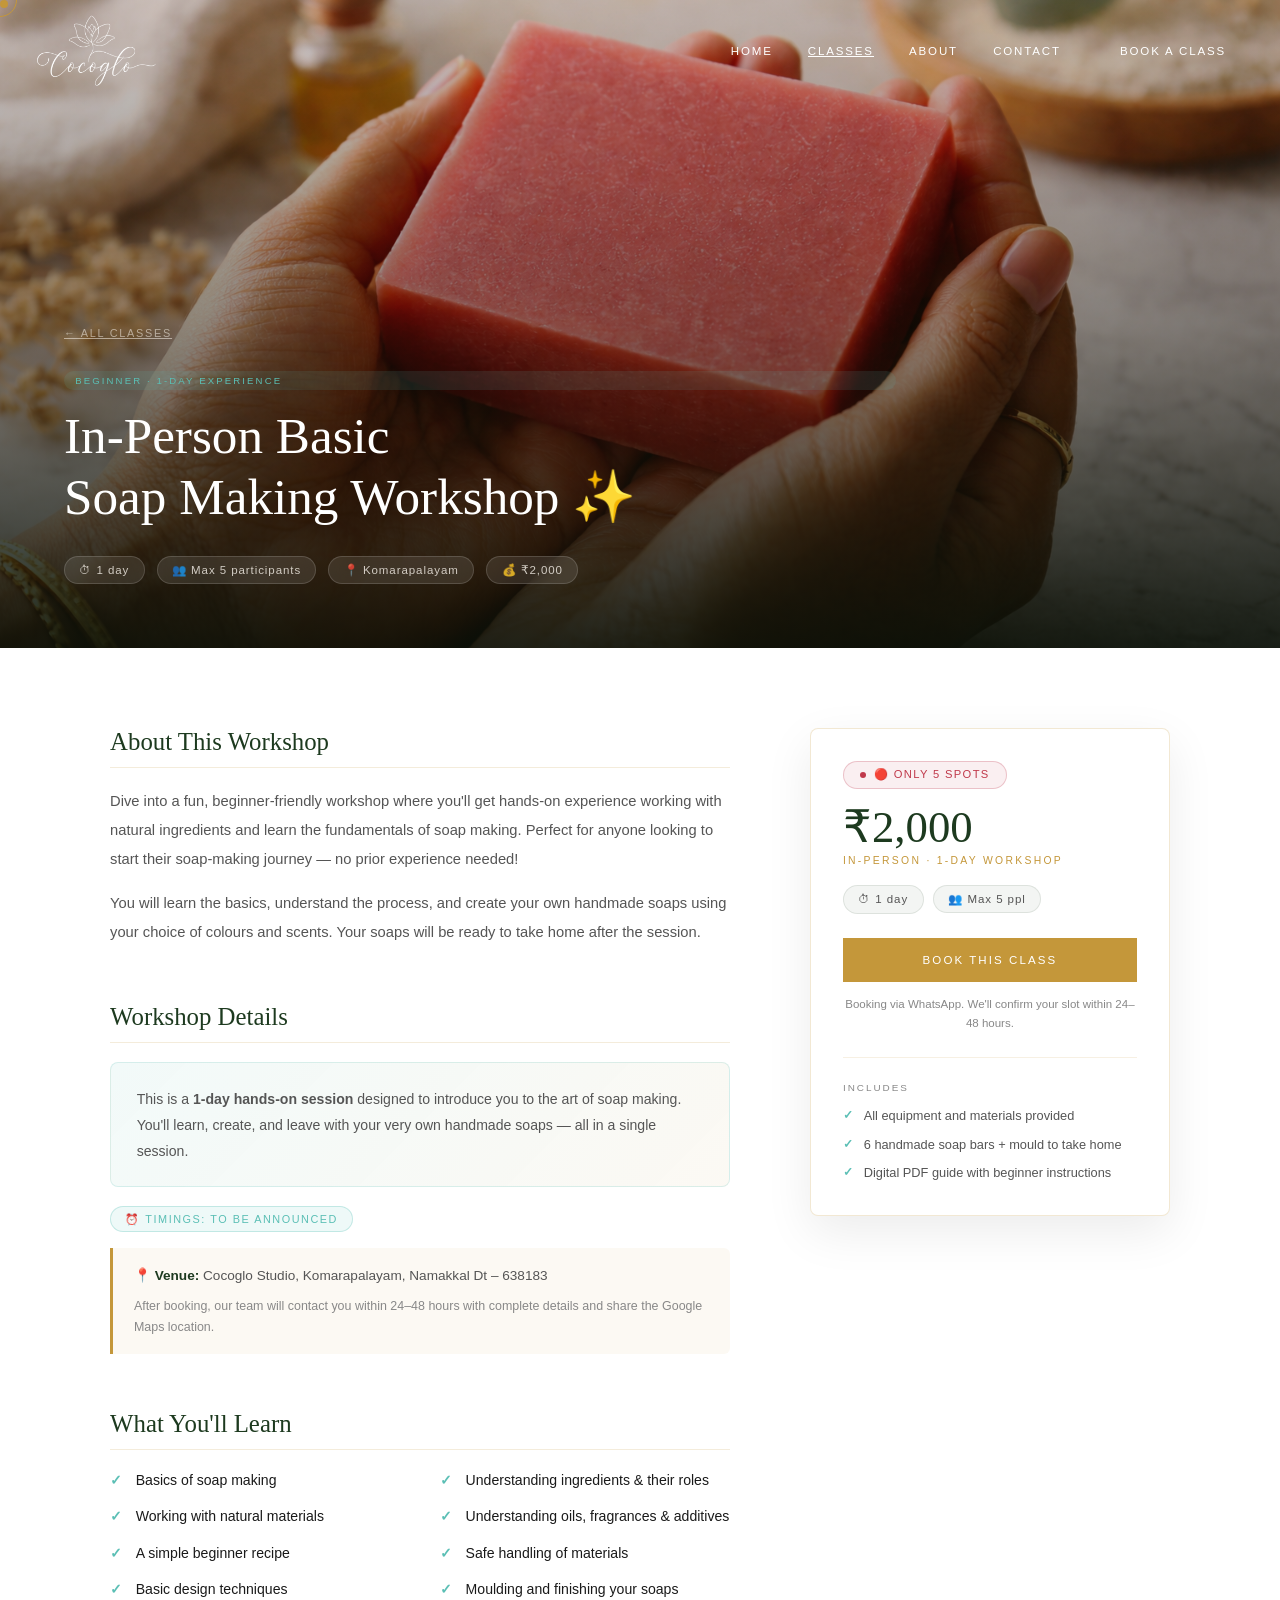
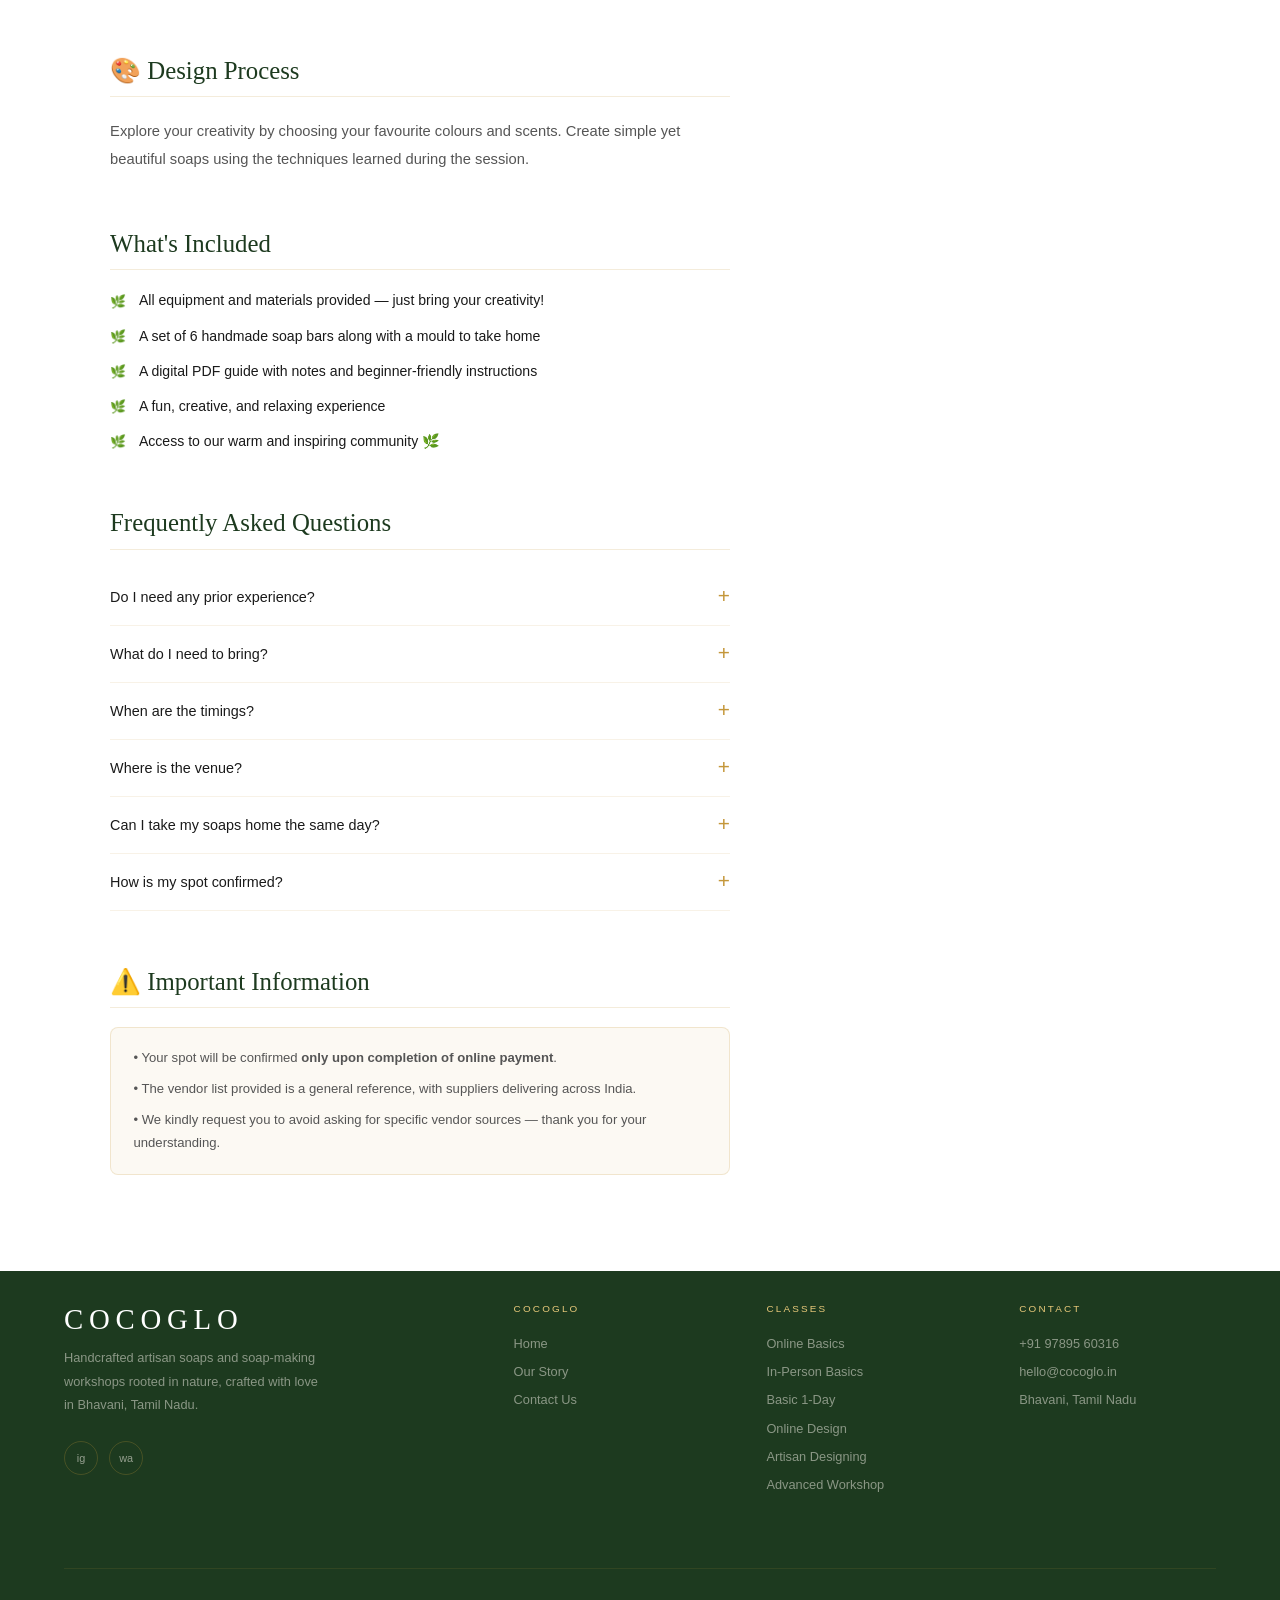
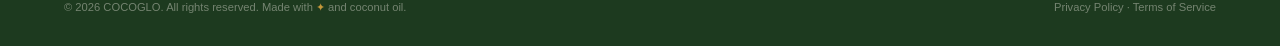
<file: in-person-basic-soap-making.html>
<!doctype html>
<html lang="en">
  <head>
    <meta charset="UTF-8" />
    <meta name="viewport" content="width=device-width, initial-scale=1.0" />

    <!-- SEO Meta Tags -->
    <title>In-Person Basic Soap Making Workshop | COCOGLO — 1-Day Experience</title>
    <meta name="description" content="Beginner-friendly 1-day in-person soap making workshop at COCOGLO Studio, Komarapalayam. Make 6 handmade bars & take home your mould. All materials provided. ₹2,000. Max 5 participants." />
    <meta name="keywords" content="beginner soap making workshop, 1 day soap class Tamil Nadu, soap making Komarapalayam, handmade soap workshop, COCOGLO beginner class" />
    <meta name="author" content="COCOGLO" />
    <meta name="robots" content="index, follow" />
    <link rel="canonical" href="https://cocoglo.in/in-person-basic-soap-making.html" />
    <link rel="icon" type="image/x-icon" href="favicon.ico" />

    <!-- Open Graph -->
    <meta property="og:type" content="website" />
    <meta property="og:url" content="https://cocoglo.in/in-person-basic-soap-making.html" />
    <meta property="og:title" content="In-Person Basic Soap Making Workshop | COCOGLO" />
    <meta property="og:description" content="1-day beginner soap making workshop in Komarapalayam. Take home 6 handmade bars + your mould. All materials included. ₹2,000." />
    <meta property="og:image" content="https://cocoglo.in/assets/Class2.png" />

    <!-- Twitter -->
    <meta property="twitter:card" content="summary_large_image" />
    <meta property="twitter:title" content="In-Person Basic Soap Making Workshop | COCOGLO" />
    <meta property="twitter:description" content="Beginner 1-day soap making workshop — make 6 handmade bars and take home your mould." />
    <meta property="twitter:image" content="https://cocoglo.in/assets/Class2.png" />

    <!-- Fonts -->
    <link rel="preconnect" href="https://fonts.googleapis.com" />
    <link rel="preconnect" href="https://fonts.gstatic.com" crossorigin />
    <link href="https://fonts.googleapis.com/css2?family=Bodoni+Moda:ital,opsz,wght@1,6..72,400..900&family=Inter:wght@300;400;500;600&family=Outfit:wght@300;400;500;600&display=swap" rel="stylesheet" />

    <!-- Styles -->
    <link rel="stylesheet" href="styles.css" />

    <style>
      .cd-venue-box { background: rgba(196,151,58,0.06); border-left: 3px solid var(--gold); padding: 1rem 1.3rem; border-radius: 0 6px 6px 0; margin-top: 1rem; }
      .cd-venue-box p { font-size: 0.85rem; color: var(--text-mid); line-height: 1.7; }
      .cd-venue-box strong { color: var(--green-dark); }
      .cd-spot-badge { display: inline-flex; align-items: center; gap: 0.5rem; background: rgba(192,57,75,0.08); border: 1px solid rgba(192,57,75,0.25); color: #C0394B; font-size: 0.7rem; letter-spacing: 0.12em; text-transform: uppercase; padding: 0.4rem 1rem; border-radius: 30px; font-family: 'Jost', sans-serif; margin-bottom: 1rem; }
      .cd-spot-badge::before { content: ''; width: 6px; height: 6px; background: #C0394B; border-radius: 50%; animation: pulse-dot 1.5s ease-in-out infinite; }
      @keyframes pulse-dot { 0%,100%{opacity:1;transform:scale(1)} 50%{opacity:0.4;transform:scale(0.7)} }
      .cd-warning-box { background: rgba(196,151,58,0.06); border: 1px solid rgba(196,151,58,0.2); border-radius: 8px; padding: 1.2rem 1.4rem; margin-top: 1rem; }
      .cd-warning-box p { font-size: 0.82rem; color: var(--text-mid); line-height: 1.75; margin-bottom: 0.5rem; }
      .cd-warning-box p:last-child { margin-bottom: 0; }
      .cd-tba-chip { display: inline-flex; align-items: center; gap: 0.4rem; background: rgba(91,191,181,0.1); border: 1px solid rgba(91,191,181,0.3); color: var(--teal); font-size: 0.68rem; letter-spacing: 0.14em; text-transform: uppercase; padding: 0.35rem 0.9rem; border-radius: 30px; font-family: 'Jost', sans-serif; }
      .cd-highlight-box { background: linear-gradient(135deg, rgba(91,191,181,0.08), rgba(196,151,58,0.06)); border: 1px solid rgba(91,191,181,0.2); border-radius: 8px; padding: 1.4rem 1.6rem; margin-top: 1rem; }
      .cd-highlight-box p { font-size: 0.88rem; color: var(--text-mid); line-height: 1.85; }
    </style>
  </head>
  <body>
    <div id="cursor"></div>
    <div id="cursorRing"></div>
    <div class="toast" id="toast"></div>
    <div class="cart-overlay" id="cartOverlay"></div>

    <!-- NAVBAR -->
    <nav id="navbar">
      <a class="nav-logo" href="index.html">
        <img src="./assets/logo.png" alt="COCOGLO" />
      </a>
      <ul class="nav-menu" id="navMenu">
        <li><a data-nav="home" href="index.html">Home</a></li>
        <li><a data-nav="classes" href="index.html?page=classes">Classes</a></li>
        <li><a data-nav="about" href="index.html?page=about">About</a></li>
        <li><a data-nav="contact" href="index.html?page=contact">Contact</a></li>
        <li><a class="nav-cta-btn" onclick="contactWA('nav')" style="cursor:pointer;">Book a Class</a></li>
      </ul>
      <div class="hamburger" id="hamburger">
        <span></span><span></span><span></span>
      </div>
    </nav>

    <!-- HERO -->
    <section class="cd-hero">
      <div class="cd-hero-img" style="background-image: url('assets/Class2.png');"></div>
      <div class="cd-hero-overlay"></div>
      <div class="cd-hero-inner">
        <a class="cd-back-btn" href="index.html?page=classes">← All Classes</a>
        <span class="class-level level-beg" style="display:block;">Beginner · 1-Day Experience</span>
        <h1 class="cd-title">In-Person Basic<br>Soap Making Workshop ✨</h1>
        <div class="cd-hero-meta">
          <span class="cd-meta-chip">⏱ 1 day</span>
          <span class="cd-meta-chip">👥 Max 5 participants</span>
          <span class="cd-meta-chip">📍 Komarapalayam</span>
          <span class="cd-meta-chip">💰 ₹2,000</span>
        </div>
      </div>
    </section>

    <!-- MAIN CONTENT -->
    <section class="cd-main">
      <div class="cd-main-inner section-wrap">

        <!-- Left: Content -->
        <div class="cd-content">

          <!-- About -->
          <div class="cd-block reveal">
            <h2 class="cd-block-title">About This Workshop</h2>
            <p class="cd-desc">Dive into a fun, beginner-friendly workshop where you'll get hands-on experience working with natural ingredients and learn the fundamentals of soap making. Perfect for anyone looking to start their soap-making journey — no prior experience needed!</p>
            <p class="cd-desc" style="margin-top:1rem;">You will learn the basics, understand the process, and create your own handmade soaps using your choice of colours and scents. Your soaps will be ready to take home after the session.</p>
          </div>

          <!-- Schedule / Timing -->
          <div class="cd-block reveal d1">
            <h2 class="cd-block-title">Workshop Details</h2>
            <div class="cd-highlight-box">
              <p>This is a <strong>1-day hands-on session</strong> designed to introduce you to the art of soap making. You'll learn, create, and leave with your very own handmade soaps — all in a single session.</p>
            </div>
            <div style="margin-top:1.2rem;">
              <span class="cd-tba-chip">⏰ Timings: To be announced</span>
            </div>
            <div class="cd-venue-box" style="margin-top:1rem;">
              <p><strong>📍 Venue:</strong> Cocoglo Studio, Komarapalayam, Namakkal Dt – 638183</p>
              <p style="margin-top:0.5rem;font-size:0.78rem;color:var(--text-light);">After booking, our team will contact you within 24–48 hours with complete details and share the Google Maps location.</p>
            </div>
          </div>

          <!-- What you'll learn -->
          <div class="cd-block reveal d2">
            <h2 class="cd-block-title">What You'll Learn</h2>
            <ul class="cd-learn-list">
              <li>Basics of soap making</li>
              <li>Understanding ingredients & their roles</li>
              <li>Working with natural materials</li>
              <li>Understanding oils, fragrances & additives</li>
              <li>A simple beginner recipe</li>
              <li>Safe handling of materials</li>
              <li>Basic design techniques</li>
              <li>Moulding and finishing your soaps</li>
            </ul>
          </div>

          <!-- Design Process -->
          <div class="cd-block reveal d3">
            <h2 class="cd-block-title">🎨 Design Process</h2>
            <p class="cd-desc">Explore your creativity by choosing your favourite colours and scents. Create simple yet beautiful soaps using the techniques learned during the session.</p>
          </div>

          <!-- What's included -->
          <div class="cd-block reveal d3">
            <h2 class="cd-block-title">What's Included</h2>
            <ul class="cd-includes-list">
              <li>All equipment and materials provided — just bring your creativity!</li>
              <li>A set of 6 handmade soap bars along with a mould to take home</li>
              <li>A digital PDF guide with notes and beginner-friendly instructions</li>
              <li>A fun, creative, and relaxing experience</li>
              <li>Access to our warm and inspiring community 🌿</li>
            </ul>
          </div>

          <!-- FAQ -->
          <div class="cd-block reveal d4">
            <h2 class="cd-block-title">Frequently Asked Questions</h2>
            <div class="cd-faq">
              <div class="cd-faq-item" onclick="toggleFAQ(this)">
                <div class="cd-faq-q">Do I need any prior experience?<span class="cd-faq-icon">+</span></div>
                <div class="cd-faq-a">Not at all! This workshop is specifically designed for complete beginners. We guide you through every step from start to finish.</div>
              </div>
              <div class="cd-faq-item" onclick="toggleFAQ(this)">
                <div class="cd-faq-q">What do I need to bring?<span class="cd-faq-icon">+</span></div>
                <div class="cd-faq-a">Just yourself and your enthusiasm! All materials, equipment, and protective gear are fully provided at the studio.</div>
              </div>
              <div class="cd-faq-item" onclick="toggleFAQ(this)">
                <div class="cd-faq-q">When are the timings?<span class="cd-faq-icon">+</span></div>
                <div class="cd-faq-a">Timings are customisable. Reach out via WhatsApp and we'll work with you to schedule a session that fits your availability.</div>
              </div>
              <div class="cd-faq-item" onclick="toggleFAQ(this)">
                <div class="cd-faq-q">Where is the venue?<span class="cd-faq-icon">+</span></div>
                <div class="cd-faq-a">Cocoglo Studio, Komarapalayam, Namakkal District – 638183. The exact Google Maps location is shared within 24–48 hours of booking confirmation.</div>
              </div>
              <div class="cd-faq-item" onclick="toggleFAQ(this)">
                <div class="cd-faq-q">Can I take my soaps home the same day?<span class="cd-faq-icon">+</span></div>
                <div class="cd-faq-a">Yes! Your soaps will be ready to take home at the end of the session — 6 beautiful handmade bars plus your own mould.</div>
              </div>
              <div class="cd-faq-item" onclick="toggleFAQ(this)">
                <div class="cd-faq-q">How is my spot confirmed?<span class="cd-faq-icon">+</span></div>
                <div class="cd-faq-a">Your spot is confirmed only upon completion of online payment. Sessions are limited to 5 participants for a truly personalised experience.</div>
              </div>
            </div>
          </div>

          <!-- Important Info -->
          <div class="cd-block reveal d5">
            <h2 class="cd-block-title">⚠️ Important Information</h2>
            <div class="cd-warning-box">
              <p>• Your spot will be confirmed <strong>only upon completion of online payment</strong>.</p>
              <p>• The vendor list provided is a general reference, with suppliers delivering across India.</p>
              <p>• We kindly request you to avoid asking for specific vendor sources — thank you for your understanding.</p>
            </div>
          </div>

        </div>

        <!-- Right: Booking sidebar -->
        <aside class="cd-sidebar">
          <div class="cd-book-card reveal">
            <div class="cd-spot-badge">🔴 Only 5 spots</div>
            <div class="cd-book-price">₹<span>2,000</span></div>
            <div class="cd-book-format">In-Person · 1-Day Workshop</div>
            <div class="cd-book-chips">
              <span class="cd-meta-chip">⏱ 1 day</span>
              <span class="cd-meta-chip">👥 Max 5 ppl</span>
            </div>
            <button class="btn btn-gold cd-book-btn" onclick="contactWA('class', 'In-Person Basic Soap Making Workshop')">Book This Class</button>
            <p class="cd-book-note">Booking via WhatsApp. We'll confirm your slot within 24–48 hours.</p>
            <div class="cd-book-divider"></div>
            <div class="cd-book-incl">
              <div class="cd-book-incl-title">Includes</div>
              <ul>
                <li>All equipment and materials provided</li>
                <li>6 handmade soap bars + mould to take home</li>
                <li>Digital PDF guide with beginner instructions</li>
              </ul>
            </div>
          </div>
        </aside>

      </div>
    </section>

    <!-- FOOTER -->
    <footer>
      <div class="footer-inner">
        <div class="footer-grid">
          <div>
            <div class="footer-brand-name">COCOGLO</div>
            <p class="footer-brand-desc">Handcrafted artisan soaps and soap-making workshops rooted in nature, crafted with love in Bhavani, Tamil Nadu.</p>
            <div class="footer-social">
              <a href="https://www.instagram.com/cocoglo.in/" target="_blank" class="fsoc">ig</a>
              <a onclick="contactWA('nav')" class="fsoc" style="cursor:pointer">wa</a>
            </div>
          </div>
          <div>
            <p class="footer-col-title">COCOGLO</p>
            <ul class="footer-links">
              <li><a href="index.html">Home</a></li>
              <li><a href="index.html?page=about">Our Story</a></li>
              <li><a href="index.html?page=contact">Contact Us</a></li>
            </ul>
          </div>
          <div>
            <p class="footer-col-title">Classes</p>
            <ul class="footer-links">
              <li><a href="online-cold-process-basics.html">Online Basics</a></li>
              <li><a href="in-person-cold-process-basics.html">In-Person Basics</a></li>
              <li><a href="in-person-basic-soap-making.html">Basic 1-Day</a></li>
              <li><a href="online-artisan-soap-design.html">Online Design</a></li>
              <li><a href="in-person-artisan-soap-designing.html">Artisan Designing</a></li>
              <li><a href="in-person-advanced-soap-making.html">Advanced Workshop</a></li>
            </ul>
          </div>
          <div>
            <p class="footer-col-title">Contact</p>
            <ul class="footer-links">
              <li><a href="https://wa.me/919789560316" target="_blank">+91 97895 60316</a></li>
              <li><a href="mailto:hello@cocoglo.in">hello@cocoglo.in</a></li>
              <li><a href="index.html?page=contact">Bhavani, Tamil Nadu</a></li>
            </ul>
          </div>
        </div>
        <div class="footer-bottom">
          <p>© 2026 COCOGLO. All rights reserved. Made with <span class="footer-lotus">✦</span> and coconut oil.</p>
          <p>Privacy Policy · Terms of Service</p>
        </div>
      </div>
    </footer>

    <script src="scripts.js"></script>
    <script>
      const _navbar = document.getElementById('navbar');
      if (_navbar) _navbar.classList.add('dark-bg');
      document.querySelectorAll('[data-nav]').forEach(a => {
        a.classList.toggle('active', a.dataset.nav === 'classes');
      });
      setTimeout(initReveal, 100);
    </script>
  </body>
</html>
</file>
<file: styles.css>
:root {
  --gold: #C4973A;
  --gold-light: #E8C97A;
  --gold-pale: #F5E9C8;
  --green-dark: #1D3A1F;
  --green-mid: #2E5430;
  --cream: #fff;
  --cream-deep: #fff;
  --teal: #5BBFB5;
  --white: #FFFFFF;
  --text: #1A1A1A;
  --text-mid: #555;
  --text-light: #888;
  --red: #C0394B;
  --shadow: 0 20px 60px rgba(0,0,0,0.1);
  --transition: cubic-bezier(0.23, 1, 0.32, 1);
}
*, *::before, *::after { margin:0; padding:0; box-sizing:border-box; }
html { scroll-behavior:smooth; font-size:16px; }
body { font-family:'Jost',sans-serif; background:var(--cream); color:var(--text); overflow-x:hidden; cursor:none; }
img { max-width: 100%; height: auto; display: block; }

/* CURSOR */
#cursor { width:8px;height:8px;background:var(--gold);border-radius:50%;position:fixed;pointer-events:none;z-index:9999;transition:transform 0.15s,background 0.2s; }
#cursorRing { width:34px;height:34px;border:1.5px solid var(--gold);border-radius:50%;position:fixed;pointer-events:none;z-index:9999;transition:transform 0.08s ease,border-color 0.2s; }

/* NAV */
#navbar {
  position:fixed;top:0;left:0;right:0;z-index:500;
  display:flex;align-items:center;justify-content:space-between;
  padding:0px 30px 0 0; transition:all 0.4s;
}
#navbar.scrolled {
  background:rgba(248,243,235,0.92);backdrop-filter:blur(16px);
  border-bottom:1px solid rgba(196,151,58,0.15);
  padding:0px 30px 0 0;
}
.nav-logo { display:flex;align-items:center;gap:0.9rem;text-decoration:none; }
.nav-logo img { height:100px;width:auto; }

@media screen and (max-width: 768px) {
  .nav-logo img { height:80px;width:auto; }
.hero-inner { padding-top: 1rem !important; }
#navbar {padding: 0px  30px 0 0 !important;}
}
.nav-logo-text { font-family:'Cormorant Garamond',serif;font-size:1.4rem;font-weight:300;letter-spacing:0.22em;color:var(--green-dark); }
.nav-menu { display:flex;align-items:center;gap:2.2rem;list-style:none; }
.nav-menu a {
  font-size:0.72rem;letter-spacing:0.16em;text-transform:uppercase;
  color:var(--green-dark);text-decoration:none;font-weight:400;position:relative; border-radius: 15px;
  transition:color 0.3s; cursor:pointer;
}
.nav-menu a::after { content:'';position:absolute;bottom:0;left:0;right:100%;height:1px;background:var(--gold);transition:right 0.3s; }
.nav-menu a:hover::after, .nav-menu a.active::after { right:0; }
.nav-menu a.active { color:var(--gold); }
.nav-cta-btn {
  background:var(--green-dark);color:var(--cream)!important;
  padding:0.6rem 1.5rem;letter-spacing:0.14em;transition:background 0.3s!important;
}
.nav-cta-btn:hover { background:var(--gold)!important; }
.nav-cta-btn::after { display:none!important; }
#navbar.dark-bg:not(.scrolled) .nav-logo-text,
#navbar.dark-bg:not(.scrolled) .nav-menu a,
#navbar.dark-bg:not(.scrolled) .hamburger span {
  color: var(--white);
  background-color: transparent;
}
#navbar.dark-bg:not(.scrolled) .hamburger span {
  background-color: var(--white);
}
#navbar.dark-bg:not(.scrolled) .nav-menu a::after {
  background: var(--white);
}

#navbar.dark-bg:not(.scrolled) .nav-logo img {
  filter: brightness(0) invert(1);
}

.cart-icon { position:relative;cursor:pointer; }
.cart-badge {
  position:absolute;top:-6px;right:-6px;
  background:var(--red);color:#fff;font-size:0.55rem;
  width:16px;height:16px;border-radius:50%;display:flex;align-items:center;justify-content:center;
}
.hamburger { display:none;flex-direction:column;gap:5px;cursor:pointer;padding:4px; }
.hamburger span { width:24px;height:1.5px;background:var(--green-dark);transition:all 0.3s; }

/* PAGES */
.page { display:none;min-height:100vh; }
.page.active { display:block; }

/* ─── ANIMATIONS ─── */
@keyframes fadeUp { from{opacity:0;transform:translateY(30px)}to{opacity:1;transform:translateY(0)} }
@keyframes fadeIn { from{opacity:0}to{opacity:1} }
@keyframes floatY { 0%,100%{transform:translateY(0)}50%{transform:translateY(-14px)} }
@keyframes rotateSlow { from{transform:rotate(0)}to{transform:rotate(360deg)} }
@keyframes ticker { from{transform:translateX(0)}to{transform:translateX(-50%)} }
@keyframes scaleIn { from{opacity:0;transform:scale(0.94)}to{opacity:1;transform:scale(1)} }

.reveal { opacity:0;transform:translateY(36px);transition:opacity 0.85s var(--transition),transform 0.85s var(--transition); }
.reveal.vis { opacity:1;transform:translateY(0); }
.reveal.d1{transition-delay:0.1s}.reveal.d2{transition-delay:0.2s}.reveal.d3{transition-delay:0.3s}.reveal.d4{transition-delay:0.45s}.reveal.d5{transition-delay:0.6s}

/* ─── HERO ─── */
.hero {
  min-height:100vh;display:flex;align-items:center;
  background:linear-gradient(150deg, var(--cream) 0%, var(--cream-deep) 60%, #e8dccb 100%);
  position:relative;overflow:hidden;padding-top:80px;
}
.hero-orb {
  position:absolute;border-radius:50%;pointer-events:none;
}
.hero-orb-1 { width:500px;height:500px;top:-150px;right:-100px;border:1px solid rgba(196,151,58,0.12);animation:rotateSlow 40s linear infinite; }
.hero-orb-2 { width:300px;height:300px;bottom:-60px;left:-60px;border:1px solid rgba(29,58,31,0.08);animation:rotateSlow 28s linear infinite reverse; }
.hero-orb-3 { width:700px;height:700px;top:50%;left:50%;transform:translate(-50%,-50%);border:1px dashed rgba(196,151,58,0.06);animation:rotateSlow 70s linear infinite; }
.hero-grain {
  position:absolute;inset:0;pointer-events:none;opacity:0.03;
  background-image:url("data:image/svg+xml,%3Csvg viewBox='0 0 256 256' xmlns='http://www.w3.org/2000/svg'%3E%3Cfilter id='noise'%3E%3CfeTurbulence type='fractalNoise' baseFrequency='0.9' numOctaves='4' stitchTiles='stitch'/%3E%3C/filter%3E%3Crect width='100%25' height='100%25' filter='url(%23noise)'/%3E%3C/svg%3E");
}
.hero-inner {
  max-width:1260px;width:92%;margin:0 auto;
  display:grid;grid-template-columns:1fr 1fr;gap:5rem;align-items:center;
  position:relative;z-index:2;padding:4rem 0;
}
.hero-eyebrow {
  display:inline-flex;align-items:center;gap:0.7rem;
  font-size:0.65rem;letter-spacing:0.3em;text-transform:uppercase;
  color:var(--gold);padding:0.4rem 1.1rem;
  border:1px solid rgba(196,151,58,0.3);background:rgba(196,151,58,0.05);
  margin-bottom:1.6rem;
  animation:fadeUp 0.7s ease forwards;opacity:0;
}
.hero-h1 {
  font-family:'Cormorant Garamond',serif;
  font-size:clamp(3.2rem,5.5vw,6rem);font-weight:300;line-height:1.04;
  color:var(--green-dark);margin-bottom:1.4rem;
  animation:fadeUp 0.7s 0.12s ease forwards;opacity:0;
}
.hero-h1 em{font-style:italic;color:var(--gold);}
.hero-p {
  font-size:0.9rem;color:var(--text-mid);line-height:1.95;max-width:400px;margin-bottom:2.4rem;font-weight:300;
  animation:fadeUp 0.7s 0.24s ease forwards;opacity:0;
}
.hero-actions {
  display:flex;gap:1rem;flex-wrap:wrap;
  animation:fadeUp 0.7s 0.36s ease forwards;opacity:0;
}
.btn { display:inline-block;font-family:'Jost',sans-serif;text-decoration:none;cursor:pointer;border:none;transition:all 0.3s; }
.btn-dark { background:var(--green-dark);color:var(--cream);padding:0.9rem 2.2rem;font-size:0.73rem;letter-spacing:0.2em;text-transform:uppercase;border:2px solid var(--green-dark); }
.btn-dark:hover { background:transparent;color:var(--green-dark); }
.btn-gold-outline { background:transparent;color:var(--gold);padding:0.9rem 2.2rem;font-size:0.73rem;letter-spacing:0.2em;text-transform:uppercase;border:2px solid var(--gold); }
.btn-gold-outline:hover { background:var(--gold);color:#fff; }
.btn-gold { background:var(--gold);color:#fff;padding:0.85rem 2rem;font-size:0.73rem;letter-spacing:0.2em;text-transform:uppercase;border:2px solid var(--gold); }
.btn-gold:hover { background:var(--green-dark);border-color:var(--green-dark); }
.btn-sm { padding:0.55rem 1.3rem!important;font-size:0.65rem!important; }

/* HERO VISUAL */
.hero-visual {
  perspective:1000px;
  animation:fadeIn 1s 0.4s ease forwards;opacity:0;
}
.soap-3d-stage {
  position:relative;width:100%;height:520px;
  transform-style:preserve-3d;
  animation:floatStage 7s ease-in-out infinite;
  transition:transform 0.5s ease;
}
@keyframes floatStage { 0%,100%{transform:rotateX(8deg) rotateY(-14deg)}50%{transform:rotateX(4deg) rotateY(-8deg)} }
.soap-float {
  position:absolute;border-radius:12px;overflow:hidden;
  box-shadow:0 30px 70px rgba(0,0,0,0.18),0 2px 10px rgba(0,0,0,0.1);
  transition:transform 0.5s var(--transition),box-shadow 0.5s;
}
.soap-float img { width:100%;height:100%;object-fit:cover;display:block; }
.sf1 { width:240px;height:240px;top:10px;left:30px;transform:translateZ(50px) rotateZ(-4deg);z-index:3; }
.sf2 { width:190px;height:190px;top:20px;right:20px;transform:translateZ(28px) rotateZ(5deg);z-index:2; }
.sf3 { width:210px;height:205px;bottom:20px;left:100px;transform:translateZ(12px) rotateZ(-1deg);z-index:1; }
.soap-float:hover { transform:translateZ(70px) rotateZ(-2deg) scale(1.04)!important;box-shadow:0 50px 100px rgba(0,0,0,0.22); }

.hero-scroll {
  position:absolute;bottom:2.5rem;left:50%;transform:translateX(-50%);
  display:flex;flex-direction:column;align-items:center;gap:0.5rem;
  font-size:0.6rem;letter-spacing:0.25em;text-transform:uppercase;
  color:var(--text-light);z-index:2;animation:fadeUp 1s 1s ease forwards;opacity:0;
}
.scroll-bar { width:1px;height:44px;background:linear-gradient(to bottom,var(--gold),transparent);animation:scrollPulse 2s ease-in-out infinite; }
@keyframes scrollPulse{0%,100%{opacity:0.3;transform:scaleY(0.6)}50%{opacity:1;transform:scaleY(1)}}

/* TICKER */
.ticker-wrap { background:var(--green-dark);padding:1.3rem 0;overflow:hidden; }
.ticker-track { display:flex;gap:3.5rem;white-space:nowrap;animation:ticker 22s linear infinite;align-items: center; }
.ticker-item { font-size:0.65rem;letter-spacing:0.28em;text-transform:uppercase;color:rgba(248,243,235,0.55); }
.ticker-dot { color:var(--gold);font-size:1.1em; }

/* ─── SECTION BASE ─── */
.section-wrap { max-width:1260px;width:92%;margin:0 auto; }
.sec-eyebrow { font-size:0.62rem;letter-spacing:0.32em;text-transform:uppercase;color:var(--gold);margin-bottom:0.9rem; }
.sec-title { font-family:'Cormorant Garamond',serif;font-size:clamp(2rem,3.8vw,3.6rem);font-weight:300;line-height:1.12;color:var(--green-dark); }
.sec-title em { font-style:italic;color:var(--gold); }
.sec-title-sm { font-size:clamp(1.5rem,2.5vw,2.2rem)!important; }

/* ─── HOME: FEATURE STRIP ─── */
.feature-strip { padding:6rem 5%;background:var(--cream); }
.feature-strip .section-wrap { display:grid;grid-template-columns:1fr 1.5fr;gap:6rem;align-items:center; }
.feature-cards { display:grid;grid-template-columns:1fr 1fr;gap:1.5rem; }
.fcard {
  background:var(--white);padding:1.8rem;border-radius:3px;
  box-shadow:0 4px 24px rgba(0,0,0,0.05);
  transition:transform 0.4s var(--transition),box-shadow 0.4s;
  border-top:2px solid transparent;
}
.fcard:hover { transform:translateY(-8px);box-shadow:0 20px 50px rgba(0,0,0,0.1);border-top-color:var(--gold); }
.fcard-icon { font-size:1.6rem;margin-bottom:0.9rem; }
.fcard-title { font-family:'Cormorant Garamond',serif;font-size:1.2rem;color:var(--green-dark);margin-bottom:0.4rem; }
.fcard-text { font-size:0.78rem;color:var(--text-light);line-height:1.7; }

/* ─── HOME: FEATURED PRODUCTS ─── */
.feat-prods { padding:6rem 5%;background:var(--cream-deep); }
.feat-prods-header { display:flex;align-items:flex-end;justify-content:space-between;flex-wrap:wrap;gap:1.5rem;margin-bottom:3.5rem; }
.prod-grid { display:grid;grid-template-columns:repeat(3,1fr);gap:2rem; }
.prod-card {
  background:var(--white);border-radius:4px;overflow:hidden;position:relative;
  box-shadow:0 4px 24px rgba(0,0,0,0.06);
  transition:transform 0.5s var(--transition),box-shadow 0.5s;
  transform-style:preserve-3d;
}
.prod-card:hover { transform:translateY(-14px) rotateX(4deg);box-shadow:0 36px 80px rgba(0,0,0,0.14); }
.prod-img { width:100%;aspect-ratio:4/3;overflow:hidden; }
.prod-img img { width:100%;height:100%;object-fit:cover;transition:transform 0.7s var(--transition); }
.prod-card:hover .prod-img img { transform:scale(1.09); }
.prod-badge { position:absolute;top:1rem;left:1rem;background:var(--green-dark);color:var(--cream);font-size:0.58rem;letter-spacing:0.15em;text-transform:uppercase;padding:0.28rem 0.7rem; }
.prod-badge.new { background:var(--gold); }
.prod-body { padding:1.5rem; }
.prod-tag { font-size:0.6rem;letter-spacing:0.18em;text-transform:uppercase;color:var(--gold);margin-bottom:0.4rem; }
.prod-name { font-family:'Cormorant Garamond',serif;font-size:1.35rem;color:var(--green-dark);margin-bottom:0.4rem; }
.prod-desc { font-size:0.78rem;color:var(--text-light);line-height:1.7;margin-bottom:1.2rem; }
.prod-foot { display:flex;align-items:center;justify-content:space-between; }
.prod-price { font-family:'Cormorant Garamond',serif;font-size:1.25rem;color:var(--green-dark); }
.prod-add { font-size:0.62rem;letter-spacing:0.18em;text-transform:uppercase;color:var(--gold);border:1px solid rgba(196,151,58,0.35);padding:0.45rem 1rem;background:transparent;cursor:pointer;transition:all 0.3s;font-family:'Jost',sans-serif; }
.prod-add:hover { background:var(--gold);color:#fff;border-color:var(--gold); }

/* ─── HOME: WORKSHOP TEASER ─── */
.ws-teaser { padding:7rem 5%;background:var(--green-dark);position:relative;overflow:hidden; }
.ws-teaser::before { content:'';position:absolute;inset:0;background:radial-gradient(circle at 20% 50%,rgba(196,151,58,0.08),transparent 60%),radial-gradient(circle at 80% 20%,rgba(91,191,181,0.05),transparent 50%); }
.ws-teaser::after { content:'';position:absolute;inset:0;background-image:repeating-linear-gradient(45deg,transparent,transparent 44px,rgba(196,151,58,0.03) 44px,rgba(196,151,58,0.03) 45px); }
.ws-teaser-inner { display:grid;grid-template-columns:1fr 1fr;gap:6rem;align-items:center;position:relative;z-index:1; }
.ws-teaser .sec-eyebrow { color:var(--gold-light); }
.ws-teaser .sec-title { color:var(--cream); }
.ws-p { font-size:0.88rem;color:rgba(248,243,235,0.62);line-height:1.95;margin:1.4rem 0 2.2rem; }
.ws-stats { display:grid;grid-template-columns:repeat(3,1fr);gap:1.5rem;margin-top:3rem; }
.ws-stat { border-left:1px solid rgba(196,151,58,0.25);padding-left:1rem; }
.ws-stat-num { font-family:'Cormorant Garamond',serif;font-size:2.4rem;color:var(--gold-light);font-weight:300; }
.ws-stat-label { font-size:0.68rem;letter-spacing:0.16em;text-transform:uppercase;color:rgba(248,243,235,0.45); }
.ws-grid-cards { display:grid;grid-template-columns:1fr 1fr;gap:1.2rem; }
.ws-gc {
  background:rgba(255,255,255,0.04);border:1px solid rgba(196,151,58,0.18);
  padding:1.6rem;border-radius:3px;transition:all 0.4s;cursor:default;
}
.ws-gc:hover { background:rgba(196,151,58,0.1);border-color:rgba(196,151,58,0.45);transform:translateY(-4px); }
.ws-gc-icon { font-size:1.5rem;margin-bottom:0.7rem; }
.ws-gc-name { font-family:'Cormorant Garamond',serif;font-size:1.1rem;color:var(--cream);margin-bottom:0.3rem; }
.ws-gc-text { font-size:0.72rem;color:rgba(248,243,235,0.5);line-height:1.65; }

/* ─── HOME: TESTIMONIALS ─── */
.testi-sec { padding:7rem 5%;background:var(--cream); }
.testi-sec .section-wrap { max-width:1100px; }
.testi-header { text-align:center;margin-bottom:4rem; }
.testi-grid { display:grid;grid-template-columns:repeat(3,1fr);gap:1.8rem; }
.tcard {
  background:var(--white);padding:2.2rem;border-radius:3px;
  box-shadow:0 4px 20px rgba(0,0,0,0.05);position:relative;
  transition:transform 0.4s var(--transition),box-shadow 0.4s;
}
.tcard:hover { transform:translateY(-9px);box-shadow:0 24px 55px rgba(0,0,0,0.1); }
.tcard-quote { font-family:'Cormorant Garamond',serif;font-size:4.5rem;color:var(--gold-pale);line-height:0.8;margin-bottom:1rem; }
.tcard-text { font-size:0.85rem;color:#666;line-height:1.85;margin-bottom:1.5rem; }
.tcard-auth { display:flex;align-items:center;gap:0.8rem; }
.tcard-ava { width:36px;height:36px;border-radius:50%;background:linear-gradient(135deg,var(--gold-pale),var(--cream-deep));display:flex;align-items:center;justify-content:center;font-family:'Cormorant Garamond',serif;font-size:1rem;color:var(--gold); }
.tcard-name { font-size:0.82rem;color:var(--green-dark);font-weight:500; }
.tcard-stars { font-size:0.62rem;color:var(--gold);letter-spacing:2px; }

/* ─── SHOP PAGE ─── */
.shop-hero { padding:8rem 5% 4rem;background:linear-gradient(150deg,var(--cream),var(--cream-deep));text-align:center; }
.shop-hero .sec-title { font-size:clamp(2.5rem,4vw,4rem); }
.shop-filter {
  padding:2rem 5%;background:var(--white);
  border-bottom:1px solid rgba(196,151,58,0.12);
  display:flex;align-items:center;gap:1rem;flex-wrap:wrap;
}
.filter-btn {
  font-size:0.65rem;letter-spacing:0.16em;text-transform:uppercase;
  padding:0.55rem 1.4rem;border:1px solid rgba(196,151,58,0.25);
  background:transparent;color:var(--text-mid);cursor:pointer;
  font-family:'Jost',sans-serif;transition:all 0.3s;border-radius:30px;
}
.filter-btn.active,.filter-btn:hover { background:var(--green-dark);color:var(--cream);border-color:var(--green-dark); }
.shop-grid-wrap { padding:4rem 5% 7rem;background:var(--cream); }
.shop-grid { display:grid;grid-template-columns:repeat(auto-fill,minmax(280px,1fr));gap:2rem;max-width:1260px;margin:0 auto; }

/* ─── CART SIDEBAR ─── */
.cart-overlay { position:fixed;inset:0;background:rgba(0,0,0,0.45);z-index:800;display:none;animation:fadeIn 0.3s; }
.cart-overlay.open { display:block; }
.cart-sidebar {
  position:fixed;top:0;right:-420px;width:380px;height:100vh;
  background:var(--cream);z-index:900;
  transition:right 0.4s var(--transition);
  padding:2rem;overflow-y:auto;
  display:flex;flex-direction:column;
  box-shadow:-10px 0 40px rgba(0,0,0,0.12);
}
.cart-sidebar.open { right:0; }
.cart-sidebar-head { display:flex;align-items:center;justify-content:space-between;margin-bottom:2rem; }
.cart-close { background:none;border:none;cursor:pointer;font-size:1.4rem;color:var(--green-dark); }
.cart-items { flex:1;overflow-y:auto; }
.cart-item { display:flex;gap:1rem;padding:1rem 0;border-bottom:1px solid rgba(196,151,58,0.12); }
.cart-item-img { width:60px;height:60px;object-fit:cover;border-radius:4px; }
.cart-item-info { flex:1; }
.cart-item-name { font-family:'Cormorant Garamond',serif;font-size:1.05rem;color:var(--green-dark); }
.cart-item-price { font-size:0.8rem;color:var(--gold); }
.cart-item-remove { background:none;border:none;cursor:pointer;font-size:0.8rem;color:var(--text-light);margin-top:0.3rem;font-family:'Jost',sans-serif; }
.cart-total { border-top:2px solid rgba(196,151,58,0.2);padding-top:1.2rem;margin-top:1rem; }
.cart-total-row { display:flex;justify-content:space-between;font-family:'Cormorant Garamond',serif;font-size:1.3rem;color:var(--green-dark);margin-bottom:1rem; }
.cart-empty { text-align:center;padding:3rem 0;color:var(--text-light);font-size:0.88rem; }

/* ─── ABOUT PAGE ─── */
.about-hero { min-height:60vh;display:flex;align-items:center;padding:9rem 5% 5rem;background:linear-gradient(150deg,var(--cream),var(--cream-deep)); }
.about-hero-inner { max-width:1260px;width:100%;margin:0 auto;display:grid;grid-template-columns:1fr 1fr;gap:6rem;align-items:center; }
.about-logo-circle {
  width:100%;max-width:400px;aspect-ratio:1;
  background:var(--cream-deep);border-radius:50%;
  display:flex;align-items:center;justify-content:center;
  position:relative;margin:0 auto;
  box-shadow:inset 0 0 60px rgba(196,151,58,0.06),0 20px 60px rgba(0,0,0,0.08);
}
.about-logo-circle::before { content:'';position:absolute;inset:18px;border-radius:50%;border:1px dashed rgba(196,151,58,0.28);animation:rotateSlow 25s linear infinite; }
.about-logo-circle::after { content:'';position:absolute;inset:36px;border-radius:50%;border:1px solid rgba(196,151,58,0.1);animation:rotateSlow 40s linear infinite reverse; }
.about-logo-circle img { width:62%;position:relative;z-index:1; }
.about-stat-cards { display:flex;flex-direction:column;gap:0.8rem;margin-top:2rem; }
.asc { background:var(--white);border-radius:40px;padding:0.8rem 1.5rem;display:flex;align-items:center;gap:1rem;box-shadow:0 6px 24px rgba(0,0,0,0.07); }
.asc-num { font-family:'Cormorant Garamond',serif;font-size:1.5rem;color:var(--green-dark); }
.asc-label { font-size:0.65rem;letter-spacing:0.12em;text-transform:uppercase;color:var(--text-light); }
.about-values { padding:6rem 5%;background:var(--cream-deep); }
.values-grid { display:grid;grid-template-columns:repeat(4,1fr);gap:2rem;margin-top:3.5rem; }
.val-card { padding:2rem;background:var(--white);border-radius:4px;text-align:center;box-shadow:0 4px 20px rgba(0,0,0,0.05);transition:transform 0.4s var(--transition); }
.val-card:hover { transform:translateY(-8px); }
.val-icon { font-size:2rem;margin-bottom:1rem; }
.val-name { font-family:'Cormorant Garamond',serif;font-size:1.2rem;color:var(--green-dark);margin-bottom:0.5rem; }
.val-text { font-size:0.78rem;color:var(--text-light);line-height:1.7; }
.about-story { padding:7rem 5%;background:var(--cream); }
.story-inner { max-width:1260px;margin:0 auto;display:grid;grid-template-columns:1fr 1fr;gap:7rem;align-items:start; }
.story-text p { font-size:0.9rem;color:#666;line-height:1.95;margin-bottom:1.2rem; }
.story-ingr { display:flex;flex-wrap:wrap;gap:0.6rem;margin-top:2rem; }
.ingr-tag { background:rgba(196,151,58,0.08);border:1px solid rgba(196,151,58,0.2);color:var(--gold);font-size:0.68rem;letter-spacing:0.12em;text-transform:uppercase;padding:0.3rem 0.85rem;border-radius:30px; }
.story-img-stack { position:relative;height:480px; }
.simg { position:absolute;border-radius:8px;overflow:hidden;box-shadow:0 20px 50px rgba(0,0,0,0.14); }
.simg img { width:100%;height:100%;object-fit:cover;display:block; }
.simg-1 { width:62%;height:65%;top:0;left:0; }
.simg-2 { width:52%;height:55%;bottom:0;right:0; }

/* ─── CLASSES PAGE ─── */
.classes-hero { min-height:55vh;display:flex;align-items:center;justify-content:center;text-align:center;padding:9rem 5% 5rem;background:var(--green-dark);position:relative;overflow:hidden; }
.classes-hero::before { content:'';position:absolute;inset:0;background:radial-gradient(circle at 50% 50%,rgba(196,151,58,0.12),transparent 70%); }
.classes-hero .sec-eyebrow { color:var(--gold-light); }
.classes-hero .sec-title { color:var(--cream);font-size:clamp(2.5rem,4.5vw,5rem); }
.classes-hero-p { font-size:0.9rem;color:rgba(248,243,235,0.62);line-height:1.9;max-width:560px;margin:1.2rem auto 2.2rem; }
.class-cats { padding:2.5rem 5%;background:var(--cream-deep);display:flex;align-items:center;gap:1rem;flex-wrap:wrap; }
.cat-btn { font-size:0.65rem;letter-spacing:0.16em;text-transform:uppercase;padding:0.6rem 1.5rem;border:1px solid rgba(196,151,58,0.3);background:transparent;color:var(--text-mid);cursor:pointer;font-family:'Jost',sans-serif;transition:all 0.3s;border-radius:2px; }
.cat-btn.active,.cat-btn:hover { background:var(--gold);color:#fff;border-color:var(--gold); }
.classes-section { padding:5rem 5% 8rem;background:var(--cream); }
.classes-grid { display:grid;grid-template-columns:repeat(auto-fill,minmax(320px,1fr));gap:2.2rem;max-width:1260px;margin:0 auto; }
.class-card {
  background:var(--white);border-radius:6px;overflow:hidden;
  box-shadow:0 6px 30px rgba(0,0,0,0.07);
  transition:transform 0.5s var(--transition),box-shadow 0.5s;
  display:flex;flex-direction:column;
}
.class-card:hover { transform:translateY(-12px);box-shadow:0 30px 70px rgba(0,0,0,0.13); }
.class-card-banner {
  height:240px;position:relative;overflow:hidden;
}
.class-card-img {
  width:100%;height:100%;object-fit:cover;
  transition:transform 0.8s var(--transition);
}
.class-card:hover .class-card-img {
  transform:scale(1.1);
}
.class-card-body { padding:1.8rem;flex:1;display:flex;flex-direction:column; }
.class-level { font-size:0.6rem;letter-spacing:0.22em;text-transform:uppercase;padding:0.25rem 0.7rem;border-radius:30px;display:inline-block;margin-bottom:0.8rem; }
.level-beg { background:rgba(91,191,181,0.12);color:var(--teal); }
.level-int { background:rgba(196,151,58,0.12);color:var(--gold); }
.level-adv { background:rgba(29,58,31,0.1);color:var(--green-dark); }
.level-corp { background:rgba(192,57,75,0.1);color:var(--red); }
.class-name { font-family:'Cormorant Garamond',serif;font-size:1.5rem;color:var(--green-dark);margin-bottom:0.5rem; }
.class-desc { font-size:0.8rem;color:var(--text-light);line-height:1.75;margin-bottom:1.2rem;flex:1; }
.class-meta { display:flex;gap:1.2rem;flex-wrap:wrap;margin-bottom:1.2rem; }
.class-meta-item { font-size:0.7rem;color:var(--text-mid);display:flex;align-items:center;gap:0.35rem; }
.class-meta-icon { font-size:0.85em; }
.class-card-foot { display:flex;align-items:center;justify-content:space-between;padding-top:1rem;border-top:1px solid rgba(196,151,58,0.12); }
.class-price { font-family:'Cormorant Garamond',serif;font-size:1.35rem;color:var(--green-dark); }
.book-btn { font-size:0.62rem;letter-spacing:0.18em;text-transform:uppercase;background:var(--green-dark);color:var(--cream);padding:0.6rem 1.2rem;border:none;cursor:pointer;font-family:'Jost',sans-serif;transition:all 0.3s; }
.book-btn:hover { background:var(--gold); }
.book-btn-outline { background:transparent;color:var(--green-dark);border:1px solid var(--green-dark); }
.book-btn-outline:hover { background:var(--green-dark);color:var(--cream); }

/* BOOKING MODAL */
.modal-overlay { position:fixed;inset:0;background:rgba(10,20,10,0.65);z-index:1000;display:none;align-items:center;justify-content:center;padding:2rem; }
.modal-overlay.open { display:flex;animation:fadeIn 0.3s; }
.modal-box {
  background:var(--cream);max-width:540px;width:100%;
  border-radius:6px;padding:3rem;position:relative;
  animation:scaleIn 0.35s var(--transition);
  max-height:90vh;overflow-y:auto;
}
.modal-close { position:absolute;top:1.2rem;right:1.5rem;background:none;border:none;font-size:1.5rem;cursor:pointer;color:var(--text-mid); }
.modal-title { font-family:'Cormorant Garamond',serif;font-size:1.9rem;color:var(--green-dark);margin-bottom:0.4rem; }
.modal-sub { font-size:0.8rem;color:var(--text-light);margin-bottom:2rem; }
.form-group { margin-bottom:1.3rem; }
.form-label { display:block;font-size:0.65rem;letter-spacing:0.18em;text-transform:uppercase;color:var(--text-mid);margin-bottom:0.5rem; }
.form-input, .form-select, .form-textarea {
  width:100%;padding:0.85rem 1rem;border:1px solid rgba(196,151,58,0.3);
  background:var(--white);font-family:'Jost',sans-serif;font-size:0.85rem;color:var(--text);outline:none;
  transition:border-color 0.3s;border-radius:2px;
}
.form-input:focus,.form-select:focus,.form-textarea:focus { border-color:var(--gold); }
.form-textarea { resize:vertical;min-height:90px; }
.form-row { display:grid;grid-template-columns:1fr 1fr;gap:1rem; }
.form-submit { width:100%;background:var(--green-dark);color:var(--cream);padding:1rem;border:none;cursor:pointer;font-size:0.72rem;letter-spacing:0.22em;text-transform:uppercase;font-family:'Jost',sans-serif;transition:background 0.3s;margin-top:0.5rem; }
.form-submit:hover { background:var(--gold); }
.form-success { text-align:center;padding:2rem 0;display:none; }
.form-success-icon { font-size:1.6rem;color:var(--green-dark);margin-bottom:0.4rem; }
.contact-form-sub { font-size:0.78rem;color:var(--text-light);margin-bottom:2rem; }

/* ─── FOOTER ─── */
footer { background:var(--green-dark);padding:2rem 5% 2rem; }
.footer-inner { max-width:1260px;margin:0 auto; }
.footer-grid { display:grid;grid-template-columns:2fr 1fr 1fr 1fr;gap:3.5rem;margin-bottom:4rem; }
.footer-brand-name { font-family:'Cormorant Garamond',serif;font-size:1.8rem;font-weight:300;letter-spacing:0.2em;color:var(--cream);margin-bottom:0.6rem; }
.footer-brand-desc { font-size:0.8rem;color:rgba(248,243,235,0.5);line-height:1.85;max-width:260px;margin-bottom:1.5rem; }
.footer-social { display:flex;gap:0.7rem; }
.fsoc { width:34px;height:34px;border:1px solid rgba(196,151,58,0.25);border-radius:50%;display:flex;align-items:center;justify-content:center;color:rgba(248,243,235,0.55);font-size:0.68rem;text-decoration:none;transition:all 0.3s; }
.fsoc:hover { background:var(--gold);border-color:var(--gold);color:#fff; }
.footer-col-title { font-size:0.62rem;letter-spacing:0.22em;text-transform:uppercase;color:var(--gold-light);margin-bottom:1.2rem; }
.footer-links { list-style:none; }
.footer-links li { margin-bottom:0.65rem; }
.footer-links a { font-size:0.8rem;color:rgba(248,243,235,0.5);text-decoration:none;transition:color 0.3s;cursor:pointer; }
.footer-links a:hover { color:var(--gold-light); }
.footer-bottom { border-top:1px solid rgba(196,151,58,0.12);padding-top:2rem;display:flex;align-items:center;justify-content:space-between;flex-wrap:wrap;gap:1rem; }
.footer-bottom p { font-size:0.7rem;color:rgba(248,243,235,0.4); }
.footer-lotus { color:var(--gold); }

/* ─── CONTACT REDESIGN ─── */
.contact-hero { padding: 9rem 5% 4rem; text-align: center; background: var(--cream); }
.contact-featured { padding:4rem 5%; display:flex; justify-content:center; align-items:center; min-height:auto; background:radial-gradient(circle at top right, var(--cream-deep) 0%, var(--cream) 100%); }
.cf-card { 
  background: rgba(255, 255, 255, 0.4); 
  backdrop-filter: blur(16px); 
  -webkit-backdrop-filter: blur(16px); 
  border: 1px solid rgba(196,151,58,0.15); 
  padding: 4rem; 
  border-radius: 24px; 
  max-width: 900px; 
  width: 100%; 
  box-shadow: 0 30px 60px rgba(0,0,0,0.04);
}
.contact-info-list { display: grid; grid-template-columns: repeat(auto-fit, minmax(200px, 1fr)); gap: 3rem; margin-bottom: 4rem; padding-bottom: 4rem; border-bottom: 1px solid rgba(196,151,58,0.1); }
.ci-item { display: flex; flex-direction: column; gap: 1rem; }
.ci-item .ci-icon { font-size: 1.8rem; margin-bottom: 0.5rem; display: block; }
.ci-item .ci-label { font-family: 'Jost', sans-serif; font-size: 0.7rem; text-transform: uppercase; letter-spacing: 0.15em; color: var(--text-light); }
.ci-item .ci-val { font-family: 'Bodoni Moda', serif; font-size: 1.15rem; color: var(--green-dark); line-height: 1.4; font-weight: 500; }

.contact-wa-box { text-align: center; max-width: 450px; margin: 0 auto; }
.btn-wa-lg { 
  background: var(--green-dark); 
  color: var(--white); 
  width: 100%; 
  padding: 1.4rem 2rem; 
  border: none; 
  border-radius: 100px; 
  cursor: pointer; 
  display: flex; 
  flex-direction: column; 
  align-items: center; 
  gap: 0.4rem; 
  transition: all 0.4s var(--transition);
  box-shadow: 0 15px 35px rgba(29,58,31,0.2);
}
.btn-wa-lg:hover { 
  background: var(--gold); 
  transform: translateY(-5px); 
  box-shadow: 0 20px 45px rgba(196,151,58,0.3);
}
.btn-wa-lg span:first-child { font-family: 'Jost', sans-serif; font-size: 0.85rem; font-weight: 600; letter-spacing: 0.1em; text-transform: uppercase; }
.btn-wa-lg .wa-number { font-family: 'Inter', sans-serif; font-size: 0.75rem; opacity: 0.8; font-weight: 400; }

.contact-social-alt { margin-top: 2.5rem; }
.soc-link-alt { text-decoration: none; color: var(--text-mid); font-family: 'Jost', sans-serif; font-size: 0.85rem; transition: color 0.3s; display: inline-block; }
.soc-link-alt:hover { color: var(--gold); }
.soc-link-alt span { border-bottom: 1px solid rgba(196,151,58,0.3); padding-bottom: 2px; }

@media(max-width: 768px) {
  .cf-card { padding: 3rem 1.5rem; border-radius: 16px; }
  .contact-info-list { gap: 2.5rem; margin-bottom: 3rem; padding-bottom: 3rem; }
  .ci-item .ci-val { font-size: 1rem; }
  .contact-featured { padding: 4rem 5%; }
}

/* NOTIFICATION */
.toast {
  position:fixed;bottom:2rem;right:2rem;background:var(--green-dark);color:var(--cream);
  padding:1rem 1.6rem;border-radius:4px;font-size:0.8rem;z-index:2000;
  transform:translateY(80px);opacity:0;transition:all 0.4s var(--transition);
  box-shadow:0 10px 30px rgba(0,0,0,0.2);display:flex;align-items:center;gap:0.6rem;
}
.toast.show { transform:translateY(0);opacity:1; }
.toast-icon { color:var(--gold); }

/* ─── RESPONSIVE ─── */
@media(max-width:1024px) {
  .hero-inner { grid-template-columns:1fr;gap:3rem; }
  .hero-visual { display:flex;justify-content:center; }
  .soap-3d-stage { height:380px;width:380px; }
  .ws-teaser-inner,.about-hero-inner,.story-inner,.contact-grid { grid-template-columns:1fr;gap:3rem; }
  .feature-strip .section-wrap,.ws-teaser-inner { grid-template-columns:1fr; }
  .prod-grid { grid-template-columns:1fr 1fr; }
  .values-grid { grid-template-columns:1fr 1fr; }
  .footer-grid { grid-template-columns:1fr 1fr; }
  .testi-grid { grid-template-columns:1fr 1fr; }
}
@media(max-width:768px) {
  .nav-menu { display:none; }
  .hamburger { display:flex; }
  .nav-menu.mobile-open { display:flex;flex-direction:column;position:absolute;top:100%;left:0;right:0;background:rgba(248,243,235,0.97);backdrop-filter:blur(12px);padding:1.5rem 5%;gap:1.2rem;border-bottom:1px solid rgba(196,151,58,0.15); }
  .nav-menu.mobile-open a { color: var(--green-dark) !important; }
  .nav-menu.mobile-open a.nav-cta-btn { color: #fff !important; }
  .prod-grid,.classes-grid,.feature-cards { grid-template-columns:1fr; }
  .testi-grid { grid-template-columns:1fr; }
  .footer-grid { grid-template-columns:1fr; }
  .values-grid { grid-template-columns:1fr 1fr; }
  .ws-grid-cards { grid-template-columns:1fr; }
  .hero-visual { display:block; perspective:none; transform:scale(1); margin: 3rem auto 0; width:100%; pointer-events:none; }
  .soap-3d-stage { height: 480px; width: 100%; position: relative; overflow:visible; display: flex; justify-content: center; align-items: center; isolation: isolate; }
  .soap-float { position: absolute !important; opacity: 1 !important; transform: none !important; visibility: visible !important; border-radius: 16px !important; box-shadow: 0 40px 100px rgba(0,0,0,0.15) !important; }
  
  /* Stacked Editorial Collage for Mobile */
  .sf1 { 
    width:280px; height:280px; top: 0px; left: 50%; 
    transform: translateX(-55%) translateY(10%) rotate(-4deg) !important; 
    z-index: 3; 
  }
  .sf2 { 
    width:220px; height:220px; top: 60px; left: 50%; 
    transform: translateX(10%) translateY(0%) rotate(6deg) !important; 
    z-index: 2; 
    opacity: 0.9 !important;
  }
  .sf3 { 
    width:240px; height:235px; top: 220px; left: 50%; 
    transform: translateX(-40%) translateY(0%) rotate(-2deg) !important; 
    z-index: 1; 
  }
  
  .soap-platform { display:none; }

  .story-inner { grid-template-columns:1fr; gap: 4rem; }
  .story-img-stack { height: 320px; width: 90%; margin: 0 auto; }
  .simg-1 { width: 62%; height: 60%; }
  .simg-2 { width: 55%; height: 50%; }

  .form-row { grid-template-columns:1fr; }
  .cart-sidebar { width:100%;right:-100vw; }
  .cart-sidebar.open { right:0; }
  #cursor, #cursorRing { display: none !important; }
}
@media (hover: none) {
  #cursor, #cursorRing { display: none !important; }
}
/* BACK TO TOP */
#backToTop {
  position: fixed;
  bottom: 2rem;
  right: 2rem;
  width: 50px;
  height: 50px;
  background: var(--green-dark);
  color: var(--white);
  border: none;
  border-radius: 50%;
  cursor: pointer;
  display: flex;
  align-items: center;
  justify-content:center;
  font-size: 1.2rem;
  z-index: 1000;
  opacity: 0;
  visibility: hidden;
  transition: all 0.4s var(--transition);
  box-shadow: 0 10px 25px rgba(0,0,0,0.15);
}
#backToTop.visible {
  opacity: 1;
  visibility: visible;
  transform: translateY(0);
}
#backToTop:not(.visible) {
  transform: translateY(20px);
}
#backToTop:hover {
  background: var(--gold);
  transform: translateY(-5px);
  box-shadow: 0 15px 30px rgba(0,0,0,0.25);
}

@media(max-width:480px) {
  .values-grid { grid-template-columns:1fr; }
  #backToTop { bottom: 1.5rem; right: 1.5rem; width: 44px; height: 44px; }
}

/* ─── CLASS DETAIL PAGE ─── */
.cd-hero {
  min-height: 72vh;
  position: relative;
  display: flex;
  align-items: flex-end;
  overflow: hidden;
}
.cd-hero-img {
  position: absolute;
  inset: 0;
  background-size: cover;
  background-position: center;
  transition: transform 8s ease;
}
.cd-hero:hover .cd-hero-img { transform: scale(1.04); }
.cd-hero-overlay {
  position: absolute;
  inset: 0;
  background: linear-gradient(to top, rgba(8,16,8,0.9) 0%, rgba(8,16,8,0.45) 50%, rgba(8,16,8,0.2) 100%);
}
.cd-hero-inner {
  position: relative;
  z-index: 1;
  padding: 6rem 5% 4rem;
  width: 100%;
  max-width: 960px;
}
.cd-back-btn {
  display: inline-flex;
  align-items: center;
  gap: 0.4rem;
  font-size: 0.68rem;
  letter-spacing: 0.16em;
  text-transform: uppercase;
  color: rgba(248,243,235,0.55);
  background: transparent;
  border: none;
  cursor: pointer;
  font-family: 'Jost', sans-serif;
  margin-bottom: 2rem;
  padding: 0;
  transition: color 0.3s;
}
.cd-back-btn:hover { color: var(--gold-light); }
.cd-hero-inner .class-level { margin-bottom: 1rem; display: inline-block; }
.cd-title {
  font-family: 'Cormorant Garamond', serif;
  font-size: clamp(2rem, 4vw, 3.6rem);
  font-weight: 300;
  color: var(--cream);
  line-height: 1.18;
  margin-bottom: 1.8rem;
  max-width: 720px;
}
.cd-hero-meta { display: flex; flex-wrap: wrap; gap: 0.75rem; }
.cd-meta-chip {
  display: inline-flex;
  align-items: center;
  gap: 0.4rem;
  font-size: 0.72rem;
  letter-spacing: 0.08em;
  color: rgba(248,243,235,0.8);
  background: rgba(255,255,255,0.1);
  backdrop-filter: blur(8px);
  border: 1px solid rgba(255,255,255,0.15);
  padding: 0.38rem 0.9rem;
  border-radius: 30px;
  font-family: 'Jost', sans-serif;
}

/* Main two-column layout */
.cd-main { padding: 5rem 5% 6rem; background: var(--cream); }
.cd-main-inner { display: grid; grid-template-columns: 1fr 360px; gap: 5rem; align-items: start; }

/* Content column */
.cd-block { margin-bottom: 3.5rem; }
.cd-block:last-child { margin-bottom: 0; }
.cd-block-title {
  font-family: 'Cormorant Garamond', serif;
  font-size: 1.55rem;
  font-weight: 400;
  color: var(--green-dark);
  margin-bottom: 1.2rem;
  padding-bottom: 0.7rem;
  border-bottom: 1px solid rgba(196,151,58,0.18);
}
.cd-desc, .cd-who { font-size: 0.92rem; color: var(--text-mid); line-height: 1.95; }

/* What you'll learn checklist */
.cd-learn-list { list-style: none; display: grid; grid-template-columns: 1fr 1fr; gap: 0.85rem 2.5rem; }
.cd-learn-list li {
  font-size: 0.88rem;
  color: var(--text);
  padding-left: 1.6rem;
  position: relative;
  line-height: 1.6;
}
.cd-learn-list li::before { content: '✓'; position: absolute; left: 0; color: var(--teal); font-weight: 700; }

/* What's included list */
.cd-includes-list { list-style: none; display: flex; flex-direction: column; gap: 0.75rem; }
.cd-includes-list li {
  font-size: 0.88rem;
  color: var(--text);
  padding-left: 1.8rem;
  position: relative;
  line-height: 1.65;
}
.cd-includes-list li::before { content: '🌿'; position: absolute; left: 0; font-size: 0.8rem; top: 0.1em; }

/* FAQ accordion */
.cd-faq-item { border-bottom: 1px solid rgba(196,151,58,0.12); cursor: pointer; }
.cd-faq-q {
  display: flex;
  justify-content: space-between;
  align-items: center;
  padding: 1.1rem 0;
  font-size: 0.9rem;
  color: var(--text);
  font-weight: 500;
  gap: 1rem;
  transition: color 0.2s;
}
.cd-faq-item:hover .cd-faq-q { color: var(--green-dark); }
.cd-faq-icon {
  font-size: 1.3rem;
  color: var(--gold);
  flex-shrink: 0;
  line-height: 1;
  transition: transform 0.35s var(--transition);
}
.cd-faq-item.open .cd-faq-icon { transform: rotate(45deg); }
.cd-faq-a {
  max-height: 0;
  overflow: hidden;
  font-size: 0.86rem;
  color: var(--text-mid);
  line-height: 1.85;
  transition: max-height 0.4s ease, padding 0.3s;
}
.cd-faq-item.open .cd-faq-a { max-height: 220px; padding-bottom: 1.2rem; }

/* Booking sidebar */
.cd-sidebar { position: sticky; top: 120px; }
.cd-book-card {
  background: var(--white);
  border: 1px solid rgba(196,151,58,0.22);
  border-radius: 8px;
  padding: 2rem;
  box-shadow: 0 16px 48px rgba(0,0,0,0.08);
}
.cd-book-price {
  font-family: 'Cormorant Garamond', serif;
  font-size: 2.8rem;
  font-weight: 300;
  color: var(--green-dark);
  line-height: 1;
  margin-bottom: 0.35rem;
}
.cd-book-format {
  font-size: 0.65rem;
  letter-spacing: 0.22em;
  text-transform: uppercase;
  color: var(--gold);
  margin-bottom: 1.2rem;
  font-family: 'Jost', sans-serif;
}
.cd-book-chips { display: flex; gap: 0.6rem; flex-wrap: wrap; }
.cd-book-chips .cd-meta-chip {
  color: var(--text-mid);
  background: rgba(29,58,31,0.05);
  border-color: rgba(29,58,31,0.1);
}
.cd-book-btn {
  width: 100%;
  margin-top: 1.5rem;
  padding: 1rem;
  font-size: 0.72rem;
  letter-spacing: 0.18em;
  text-transform: uppercase;
  border: none;
  cursor: pointer;
  font-family: 'Jost', sans-serif;
  transition: background 0.3s;
}
.cd-book-note {
  font-size: 0.72rem;
  color: var(--text-light);
  text-align: center;
  margin-top: 0.85rem;
  line-height: 1.65;
}
.cd-book-divider { border: none; border-top: 1px solid rgba(196,151,58,0.14); margin: 1.5rem 0; }
.cd-book-incl-title {
  font-size: 0.62rem;
  letter-spacing: 0.2em;
  text-transform: uppercase;
  color: var(--text-light);
  margin-bottom: 0.8rem;
  font-family: 'Jost', sans-serif;
}
.cd-book-incl ul { list-style: none; display: flex; flex-direction: column; gap: 0.55rem; }
.cd-book-incl ul li {
  font-size: 0.8rem;
  color: var(--text-mid);
  padding-left: 1.3rem;
  position: relative;
  line-height: 1.55;
}
.cd-book-incl ul li::before { content: '✓'; position: absolute; left: 0; color: var(--teal); font-size: 0.75rem; font-weight: 700; }

/* Responsive */
@media(max-width:960px) {
  .cd-main-inner { grid-template-columns: 1fr; gap: 3rem; }
  .cd-sidebar { position: static; }
  .cd-book-card { max-width: 500px; }
}
@media(max-width:640px) {
  .cd-learn-list { grid-template-columns: 1fr; }
  .cd-hero-inner { padding: 5rem 5% 3rem; }
  .cd-title { font-size: clamp(1.8rem, 6vw, 2.6rem); }
  .cd-book-card { max-width: 100%; }
  .cd-main { padding: 3.5rem 5% 4rem; }
}
</file>
